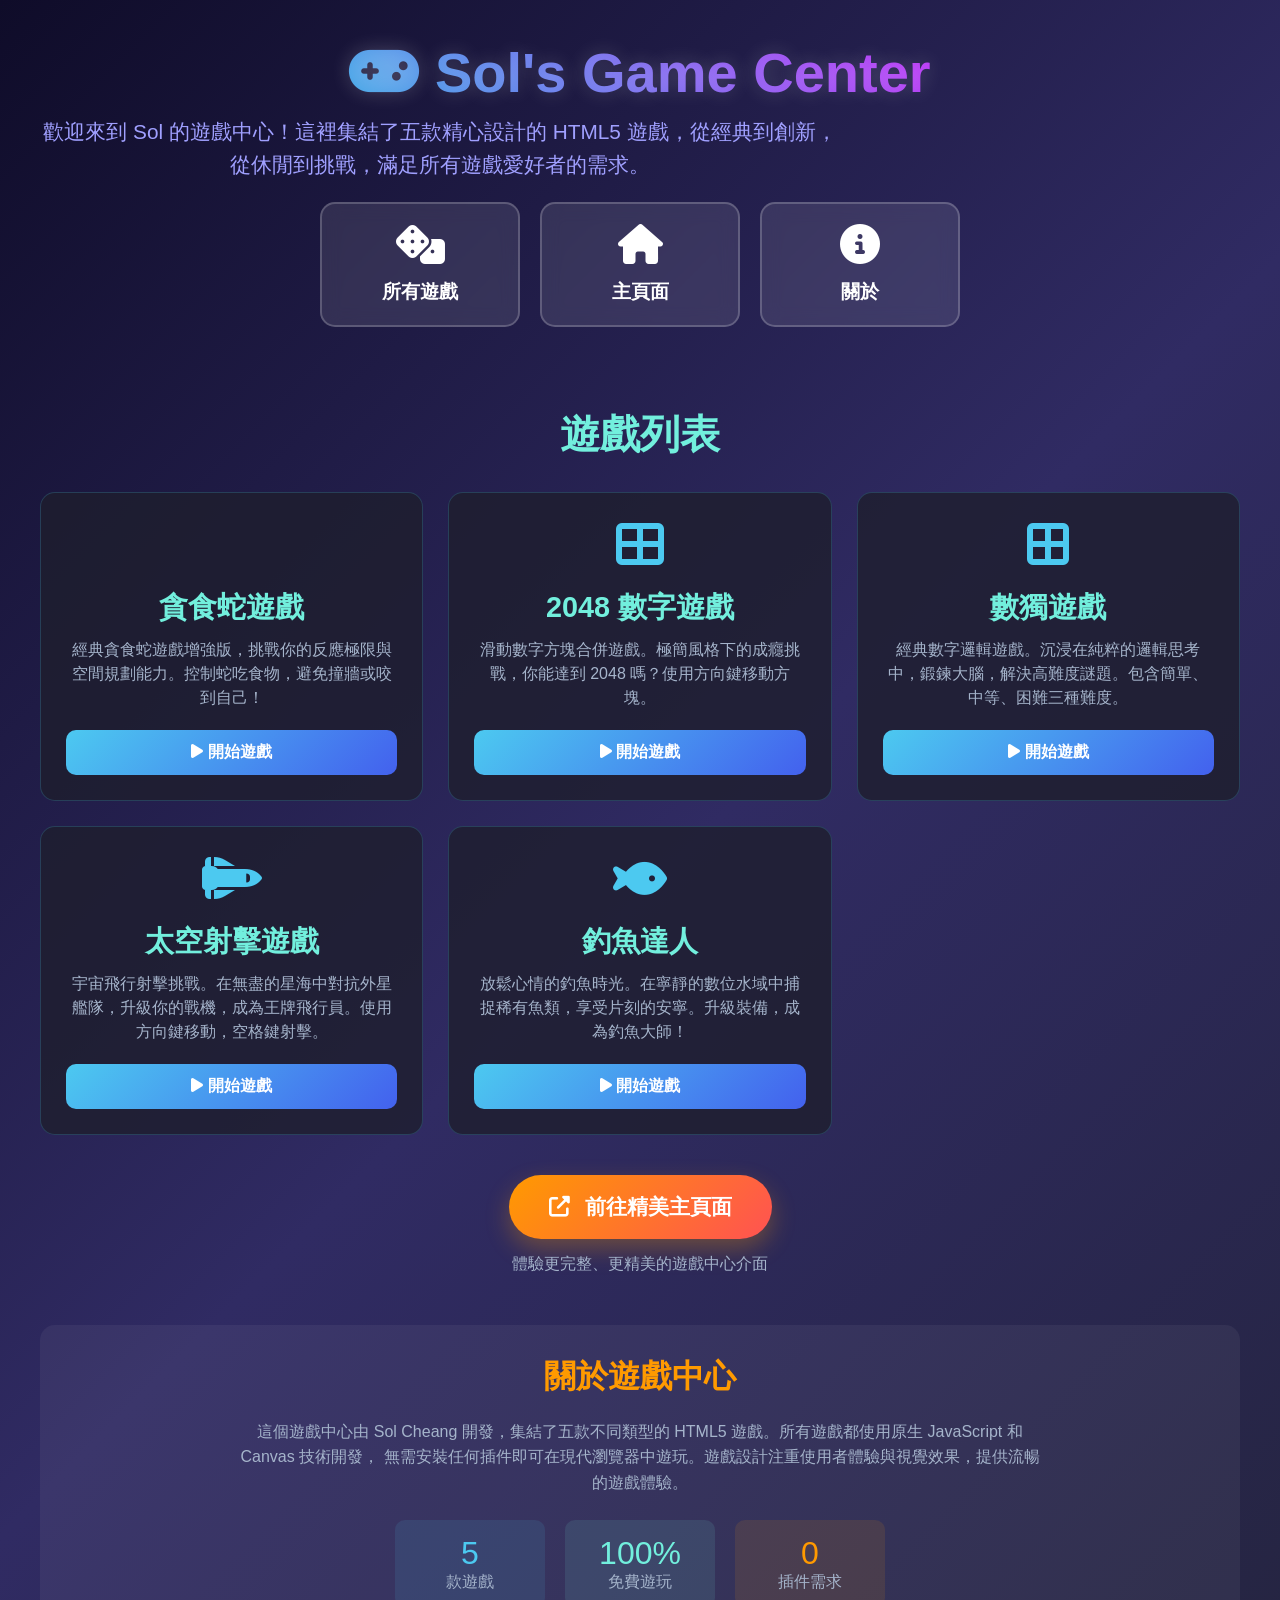
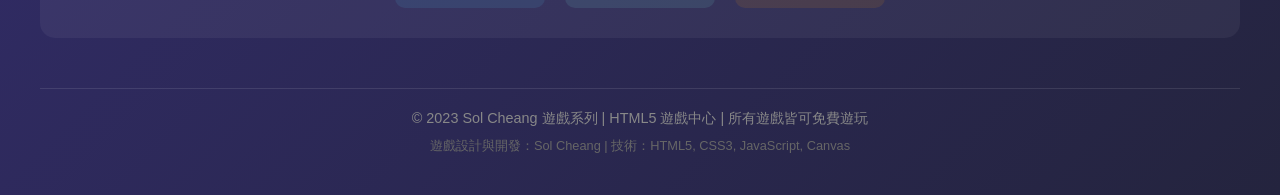
<file: index.html>
<!DOCTYPE html>
<html lang="zh-Hant">
<head>
    <meta charset="UTF-8">
    <meta name="viewport" content="width=device-width, initial-scale=1.0">
    <title>Sol's Game Center - 遊戲中心</title>
    <link rel="stylesheet" href="https://cdnjs.cloudflare.com/ajax/libs/font-awesome/6.4.0/css/all.min.css">
    <style>
        * {
            margin: 0;
            padding: 0;
            box-sizing: border-box;
            font-family: 'Segoe UI', Tahoma, Geneva, Verdana, sans-serif;
        }
        
        body {
            background: linear-gradient(135deg, #0f0c29, #302b63, #24243e);
            color: #f0f0f0;
            min-height: 100vh;
            display: flex;
            flex-direction: column;
            align-items: center;
            padding: 40px 20px;
        }
        
        .container {
            max-width: 1200px;
            width: 100%;
            display: flex;
            flex-direction: column;
            align-items: center;
        }
        
        header {
            text-align: center;
            margin-bottom: 40px;
            width: 100%;
        }
        
        h1 {
            font-size: 3.5rem;
            margin-bottom: 10px;
            background: linear-gradient(45deg, #00dbde, #fc00ff);
            -webkit-background-clip: text;
            background-clip: text;
            color: transparent;
            text-shadow: 0 0 20px rgba(255, 255, 255, 0.2);
        }
        
        .subtitle {
            font-size: 1.3rem;
            color: #a0a0ff;
            margin-bottom: 20px;
            max-width: 800px;
            line-height: 1.6;
        }
        
        .nav-buttons {
            display: flex;
            flex-wrap: wrap;
            justify-content: center;
            gap: 20px;
            margin-bottom: 40px;
            width: 100%;
        }
        
        .nav-btn {
            background: rgba(255, 255, 255, 0.1);
            border: 2px solid rgba(255, 255, 255, 0.2);
            border-radius: 15px;
            padding: 20px 30px;
            color: white;
            font-size: 1.2rem;
            font-weight: 600;
            cursor: pointer;
            transition: all 0.3s ease;
            display: flex;
            flex-direction: column;
            align-items: center;
            justify-content: center;
            min-width: 200px;
            text-align: center;
            backdrop-filter: blur(10px);
            text-decoration: none;
        }
        
        .nav-btn:hover {
            background: rgba(255, 255, 255, 0.2);
            transform: translateY(-5px);
            box-shadow: 0 10px 25px rgba(0, 0, 0, 0.3);
            border-color: rgba(0, 219, 222, 0.5);
        }
        
        .nav-btn i {
            font-size: 2.5rem;
            margin-bottom: 15px;
        }
        
        .game-grid {
            display: grid;
            grid-template-columns: repeat(auto-fill, minmax(300px, 1fr));
            gap: 25px;
            width: 100%;
            margin-top: 30px;
        }
        
        .game-card {
            background: rgba(30, 30, 46, 0.8);
            border-radius: 15px;
            padding: 25px;
            border: 1px solid rgba(76, 201, 240, 0.2);
            transition: all 0.3s ease;
            display: flex;
            flex-direction: column;
            align-items: center;
            text-align: center;
        }
        
        .game-card:hover {
            transform: translateY(-8px);
            box-shadow: 0 15px 30px rgba(0, 0, 0, 0.4);
            border-color: rgba(76, 201, 240, 0.5);
        }
        
        .game-icon {
            font-size: 3rem;
            margin-bottom: 15px;
            color: #4cc9f0;
        }
        
        .game-title {
            font-size: 1.8rem;
            margin-bottom: 10px;
            color: #72efdd;
        }
        
        .game-desc {
            color: #a5b4cb;
            margin-bottom: 20px;
            line-height: 1.5;
        }
        
        .play-btn {
            background: linear-gradient(135deg, #4cc9f0, #4361ee);
            border: none;
            border-radius: 10px;
            color: white;
            padding: 12px 25px;
            font-size: 1rem;
            font-weight: 600;
            cursor: pointer;
            transition: all 0.3s ease;
            width: 100%;
            margin-top: auto;
            text-decoration: none;
            display: block;
        }
        
        .play-btn:hover {
            background: linear-gradient(135deg, #3db8e0, #3550d9);
            transform: scale(1.05);
        }
        
        .main-page-link {
            margin-top: 40px;
            text-align: center;
        }
        
        .main-btn {
            background: linear-gradient(135deg, #ff9a00, #ff5252);
            border: none;
            border-radius: 50px;
            color: white;
            padding: 18px 40px;
            font-size: 1.3rem;
            font-weight: 700;
            cursor: pointer;
            transition: all 0.3s ease;
            display: flex;
            align-items: center;
            gap: 15px;
            box-shadow: 0 10px 25px rgba(255, 154, 0, 0.3);
            text-decoration: none;
        }
        
        .main-btn:hover {
            transform: translateY(-5px);
            box-shadow: 0 15px 35px rgba(255, 154, 0, 0.4);
        }
        
        footer {
            margin-top: 50px;
            text-align: center;
            color: #888;
            font-size: 0.9rem;
            width: 100%;
            padding-top: 20px;
            border-top: 1px solid rgba(255, 255, 255, 0.1);
        }
        
        @media (max-width: 768px) {
            h1 {
                font-size: 2.5rem;
            }
            
            .subtitle {
                font-size: 1.1rem;
            }
            
            .nav-btn {
                min-width: 150px;
                padding: 15px 20px;
            }
            
            .game-grid {
                grid-template-columns: 1fr;
            }
        }
    </style>
</head>
<body>
    <div class="container">
        <header>
            <h1><i class="fas fa-gamepad"></i> Sol's Game Center</h1>
            <p class="subtitle">歡迎來到 Sol 的遊戲中心！這裡集結了五款精心設計的 HTML5 遊戲，從經典到創新，從休閒到挑戰，滿足所有遊戲愛好者的需求。</p>
            
            <div class="nav-buttons">
                <a href="#games" class="nav-btn">
                    <i class="fas fa-dice"></i>
                    <span>所有遊戲</span>
                </a>
                <a href="stitch/stitch/game_center_home/code.html" class="nav-btn">
                    <i class="fas fa-home"></i>
                    <span>主頁面</span>
                </a>
                <a href="#about" class="nav-btn">
                    <i class="fas fa-info-circle"></i>
                    <span>關於</span>
                </a>
            </div>
        </header>
        
        <section id="games" style="width: 100%;">
            <h2 style="text-align: center; font-size: 2.5rem; margin-bottom: 30px; color: #72efdd;">遊戲列表</h2>
            
            <div class="game-grid">
                <!-- Game 1: Snake -->
                <div class="game-card">
                    <div class="game-icon">
                        <i class="fas fa-snake"></i>
                    </div>
                    <h3 class="game-title">貪食蛇遊戲</h3>
                    <p class="game-desc">經典貪食蛇遊戲增強版，挑戰你的反應極限與空間規劃能力。控制蛇吃食物，避免撞牆或咬到自己！</p>
                    <a href="game1.html" class="play-btn">
                        <i class="fas fa-play"></i> 開始遊戲
                    </a>
                </div>
                
                <!-- Game 2: 2048 -->
                <div class="game-card">
                    <div class="game-icon">
                        <i class="fas fa-th-large"></i>
                    </div>
                    <h3 class="game-title">2048 數字遊戲</h3>
                    <p class="game-desc">滑動數字方塊合併遊戲。極簡風格下的成癮挑戰，你能達到 2048 嗎？使用方向鍵移動方塊。</p>
                    <a href="game2.html" class="play-btn">
                        <i class="fas fa-play"></i> 開始遊戲
                    </a>
                </div>
                
                <!-- Game 3: Sudoku -->
                <div class="game-card">
                    <div class="game-icon">
                        <i class="fas fa-border-all"></i>
                    </div>
                    <h3 class="game-title">數獨遊戲</h3>
                    <p class="game-desc">經典數字邏輯遊戲。沉浸在純粹的邏輯思考中，鍛鍊大腦，解決高難度謎題。包含簡單、中等、困難三種難度。</p>
                    <a href="game3.html" class="play-btn">
                        <i class="fas fa-play"></i> 開始遊戲
                    </a>
                </div>
                
                <!-- Game 4: Space Shooter -->
                <div class="game-card">
                    <div class="game-icon">
                        <i class="fas fa-space-shuttle"></i>
                    </div>
                    <h3 class="game-title">太空射擊遊戲</h3>
                    <p class="game-desc">宇宙飛行射擊挑戰。在無盡的星海中對抗外星艦隊，升級你的戰機，成為王牌飛行員。使用方向鍵移動，空格鍵射擊。</p>
                    <a href="game4.html" class="play-btn">
                        <i class="fas fa-play"></i> 開始遊戲
                    </a>
                </div>
                
                <!-- Game 5: Fishing Game -->
                <div class="game-card">
                    <div class="game-icon">
                        <i class="fas fa-fish"></i>
                    </div>
                    <h3 class="game-title">釣魚達人</h3>
                    <p class="game-desc">放鬆心情的釣魚時光。在寧靜的數位水域中捕捉稀有魚類，享受片刻的安寧。升級裝備，成為釣魚大師！</p>
                    <a href="game5.html" class="play-btn">
                        <i class="fas fa-play"></i> 開始遊戲
                    </a>
                </div>
            </div>
        </section>
        
        <div class="main-page-link">
            <a href="stitch/stitch/game_center_home/code.html" class="main-btn">
                <i class="fas fa-external-link-alt"></i>
                前往精美主頁面
            </a>
            <p style="margin-top: 15px; color: #a5b4cb;">體驗更完整、更精美的遊戲中心介面</p>
        </div>
        
        <section id="about" style="width: 100%; margin-top: 50px; background: rgba(255, 255, 255, 0.05); padding: 30px; border-radius: 15px;">
            <h2 style="text-align: center; font-size: 2rem; margin-bottom: 20px; color: #ff9a00;">關於遊戲中心</h2>
            <p style="text-align: center; color: #a5b4cb; line-height: 1.6; max-width: 800px; margin: 0 auto;">
                這個遊戲中心由 Sol Cheang 開發，集結了五款不同類型的 HTML5 遊戲。所有遊戲都使用原生 JavaScript 和 Canvas 技術開發，
                無需安裝任何插件即可在現代瀏覽器中遊玩。遊戲設計注重使用者體驗與視覺效果，提供流暢的遊戲體驗。
            </p>
            <div style="display: flex; justify-content: center; gap: 20px; margin-top: 25px; flex-wrap: wrap;">
                <div style="background: rgba(76, 201, 240, 0.1); padding: 15px; border-radius: 10px; text-align: center; min-width: 150px;">
                    <div style="font-size: 2rem; color: #4cc9f0;">5</div>
                    <div style="color: #a5b4cb;">款遊戲</div>
                </div>
                <div style="background: rgba(114, 239, 221, 0.1); padding: 15px; border-radius: 10px; text-align: center; min-width: 150px;">
                    <div style="font-size: 2rem; color: #72efdd;">100%</div>
                    <div style="color: #a5b4cb;">免費遊玩</div>
                </div>
                <div style="background: rgba(255, 154, 0, 0.1); padding: 15px; border-radius: 10px; text-align: center; min-width: 150px;">
                    <div style="font-size: 2rem; color: #ff9a00;">0</div>
                    <div style="color: #a5b4cb;">插件需求</div>
                </div>
            </div>
        </section>
        
        <footer>
            <p>© 2023 Sol Cheang 遊戲系列 | HTML5 遊戲中心 | 所有遊戲皆可免費遊玩</p>
            <p style="margin-top: 10px; font-size: 0.8rem; color: #666;">遊戲設計與開發：Sol Cheang | 技術：HTML5, CSS3, JavaScript, Canvas</p>
        </footer>
    </div>
    
    <script>
        // 簡單的動畫效果
        document.addEventListener('DOMContentLoaded', function() {
            const gameCards = document.querySelectorAll('.game-card');
            gameCards.forEach((card, index) => {
                card.style.opacity = '0';
                card.style.transform = 'translateY(20px)';
                
                setTimeout(() => {
                    card.style.transition = 'opacity 0.5s ease, transform 0.5s ease';
                    card.style.opacity = '1';
                    card.style.transform = 'translateY(0)';
                }, 100 * index);
            });
            
            // 平滑滾動
            document.querySelectorAll('a[href^="#"]').forEach(anchor => {
                anchor.addEventListener('click', function(e) {
                    const targetId = this.getAttribute('href');
                    if (targetId === '#') return;
                    
                    const targetElement = document.querySelector(targetId);
                    if (targetElement) {
                        e.preventDefault();
                        window.scrollTo({
                            top: targetElement.offsetTop - 80,
                            behavior: 'smooth'
                        });
                    }
                });
            });
        });
    </script>
</body>
</html>
</file>
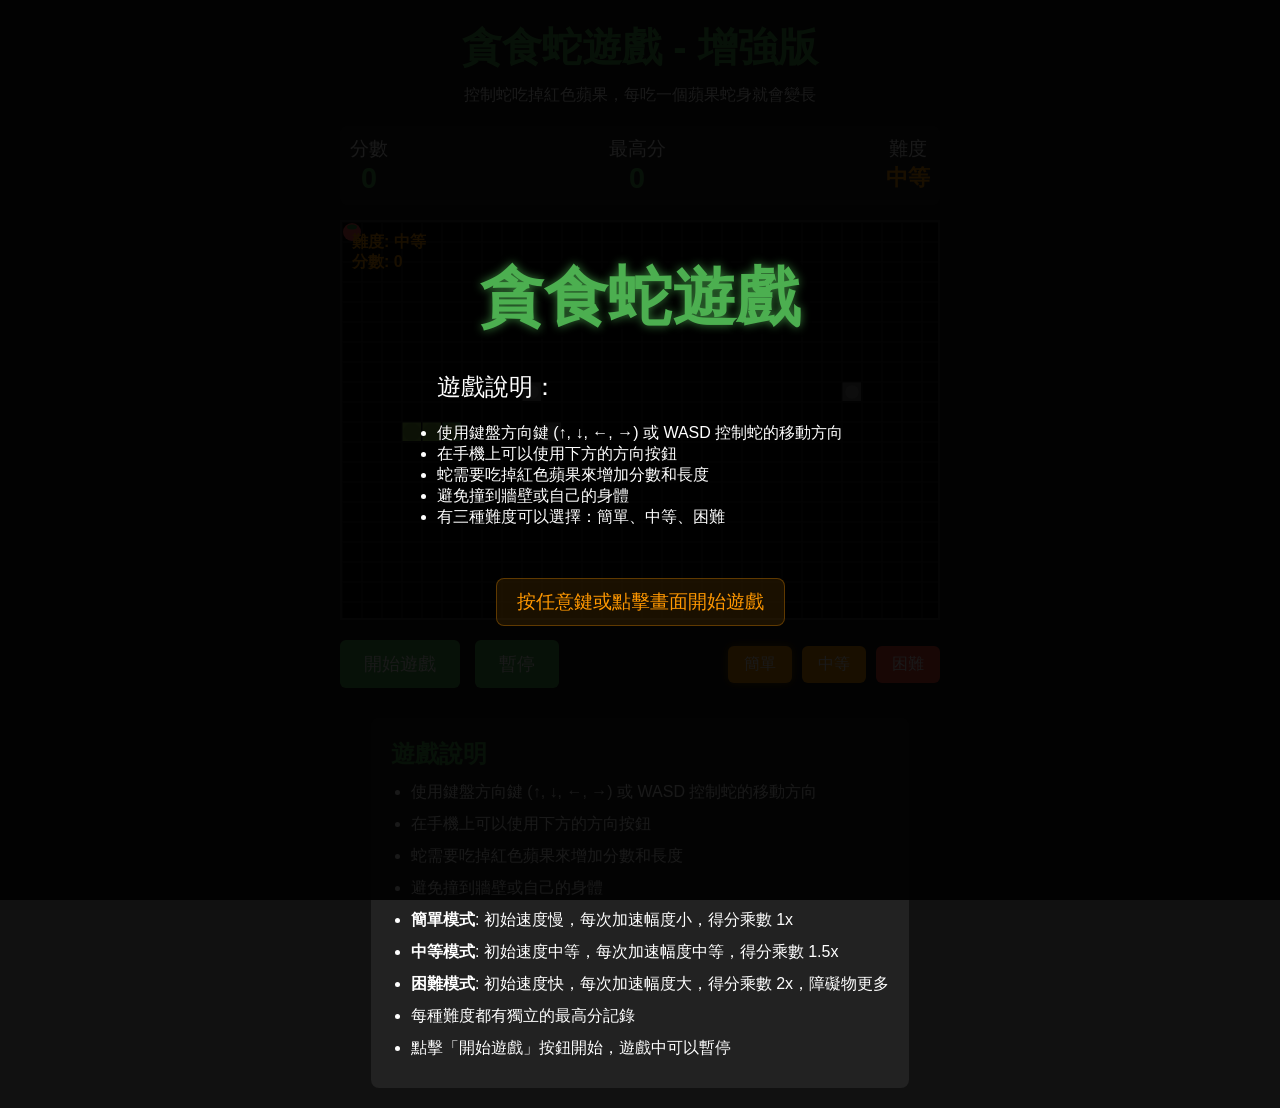
<file: games/snake/index.html>
<!DOCTYPE html>
<html lang="zh-TW">
<head>
    <meta charset="UTF-8">
    <meta name="viewport" content="width=device-width, initial-scale=1.0">
    <title>貪食蛇遊戲 - 增強版</title>
    <link rel="stylesheet" href="style.css">
</head>
<body>
    <div class="header">
        <h1>貪食蛇遊戲 - 增強版</h1>
        <p>控制蛇吃掉紅色蘋果，每吃一個蘋果蛇身就會變長</p>
    </div>
    
    <div class="game-container">
        <!-- 開始畫面 -->
        <div class="start-screen" id="start-screen" role="dialog" aria-labelledby="game-title" aria-describedby="start-hint">
            <h2 id="game-title">貪食蛇遊戲</h2>
            <div class="instructions-list">
                <p>遊戲說明：</p>
                <ul>
                    <li>使用鍵盤方向鍵 (↑, ↓, ←, →) 或 WASD 控制蛇的移動方向</li>
                    <li>在手機上可以使用下方的方向按鈕</li>
                    <li>蛇需要吃掉紅色蘋果來增加分數和長度</li>
                    <li>避免撞到牆壁或自己的身體</li>
                    <li>有三種難度可以選擇：簡單、中等、困難</li>
                </ul>
            </div>
            <p class="key-hint" id="start-hint">按任意鍵或點擊畫面開始遊戲</p>
        </div>
        
        <div class="game-info" role="status" aria-live="polite">
            <div class="score-container" aria-label="當前分數">
                <div>分數</div>
                <div class="score-value" aria-live="polite">0</div>
            </div>
            <div class="high-score-container" aria-label="最高分數">
                <div>最高分</div>
                <div class="high-score-value">0</div>
            </div>
            <div class="difficulty-container" aria-label="當前難度">
                <div>難度</div>
                <div class="difficulty-value">中等</div>
            </div>
        </div>
        
        <div class="game-board">
            <canvas id="game-canvas" width="600" height="400" aria-label="貪食蛇遊戲畫面" role="img">
                <p>您的瀏覽器不支援 Canvas，請使用現代瀏覽器遊玩此遊戲。</p>
            </canvas>
            <div class="game-over" id="game-over" role="alert" aria-live="assertive">
                <h2>Game Over</h2>
                <div class="score-display">
                    <p id="final-score" class="final-score-text">分數: <span class="score-value">0</span></p>
                    <p id="final-high-score" class="final-high-score-text">最高分: <span class="high-score-value">0</span></p>
                </div>
                <div class="new-high-score" id="new-high-score" role="alert">新紀錄!</div>
                <button id="restart-btn" aria-label="再玩一次遊戲">再玩一次</button>
            </div>
        </div>
        
        <div class="controls">
            <div class="buttons">
                <button id="start-btn" aria-label="開始遊戲">開始遊戲</button>
                <button id="pause-btn" aria-label="暫停遊戲">暫停</button>
            </div>
            <div class="difficulty-buttons" role="group" aria-label="選擇遊戲難度">
                <button class="difficulty-btn easy-btn active" data-difficulty="easy" aria-label="簡單難度">簡單</button>
                <button class="difficulty-btn medium-btn" data-difficulty="medium" aria-label="中等難度">中等</button>
                <button class="difficulty-btn hard-btn" data-difficulty="hard" aria-label="困難難度">困難</button>
            </div>
        </div>
        
        <div class="mobile-controls" role="group" aria-label="移動控制">
            <button class="up" aria-label="向上移動">↑</button>
            <button class="left" aria-label="向左移動">←</button>
            <button class="right" aria-label="向右移動">→</button>
            <button class="down" aria-label="向下移動">↓</button>
        </div>
    </div>
    
    <div class="instructions">
        <h2>遊戲說明</h2>
        <ul>
            <li>使用鍵盤方向鍵 (↑, ↓, ←, →) 或 WASD 控制蛇的移動方向</li>
            <li>在手機上可以使用下方的方向按鈕</li>
            <li>蛇需要吃掉紅色蘋果來增加分數和長度</li>
            <li>避免撞到牆壁或自己的身體</li>
            <li><strong>簡單模式</strong>: 初始速度慢，每次加速幅度小，得分乘數 1x</li>
            <li><strong>中等模式</strong>: 初始速度中等，每次加速幅度中等，得分乘數 1.5x</li>
            <li><strong>困難模式</strong>: 初始速度快，每次加速幅度大，得分乘數 2x，障礙物更多</li>
            <li>每種難度都有獨立的最高分記錄</li>
            <li>點擊「開始遊戲」按鈕開始，遊戲中可以暫停</li>
        </ul>
    </div>

    <script src="game.js"></script>
</body>
</html>
</file>
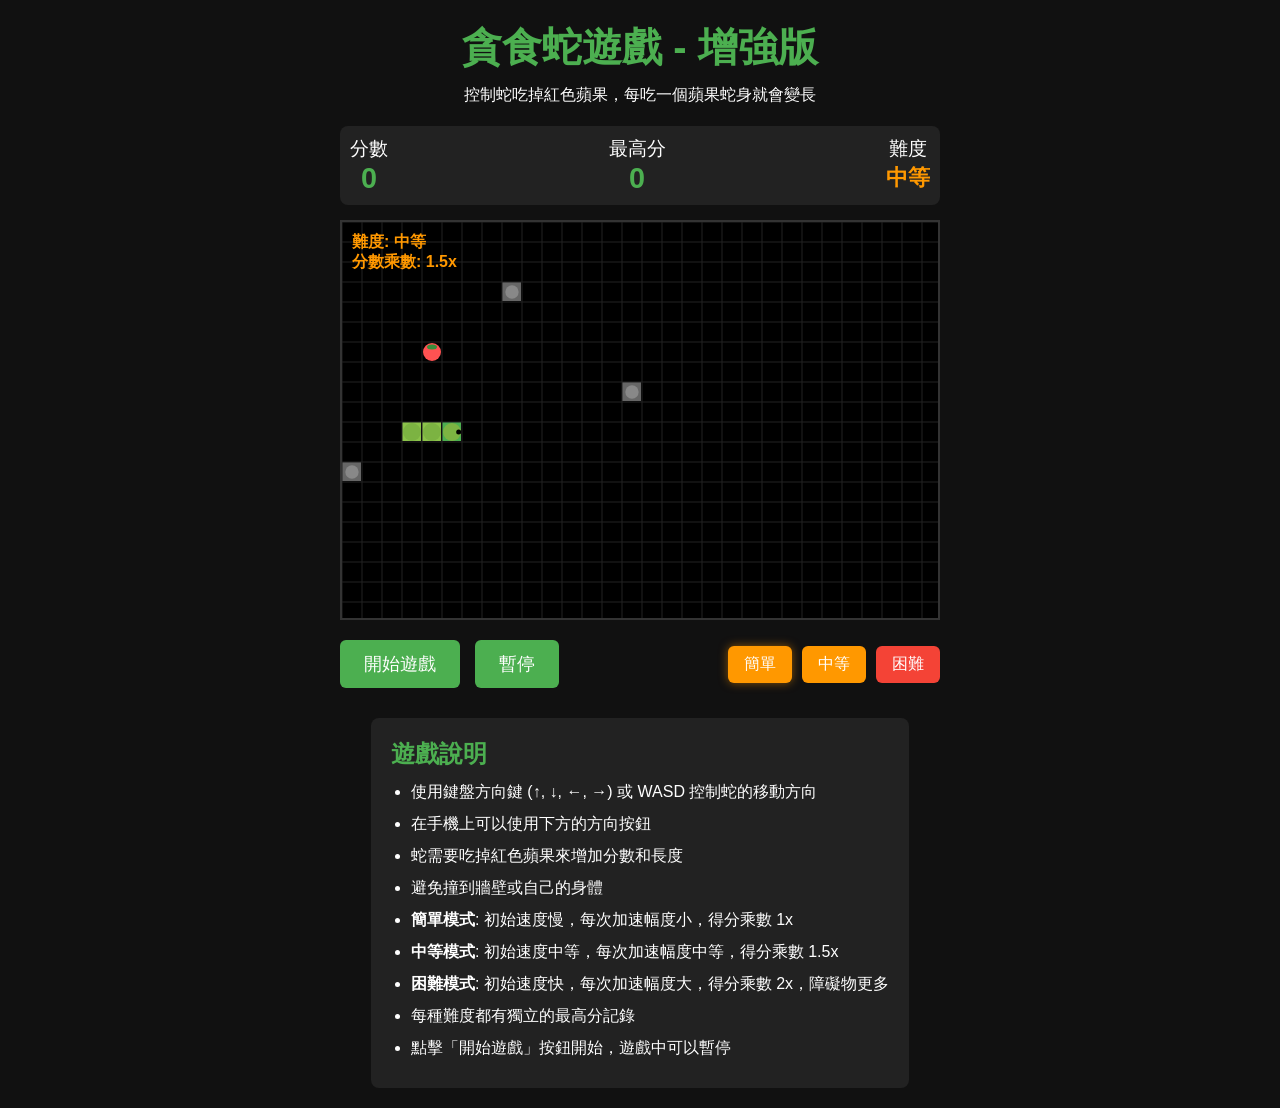
<file: game1.html>
<!DOCTYPE html>
<html lang="zh-TW">
<head>
    <meta charset="UTF-8">
    <meta name="viewport" content="width=device-width, initial-scale=1.0">
    <title>貪食蛇遊戲 - 增強版</title>
    <style>
        * {
            margin: 0;
            padding: 0;
            box-sizing: border-box;
        }
        
        body {
            display: flex;
            flex-direction: column;
            align-items: center;
            justify-content: center;
            min-height: 100vh;
            background-color: #111;
            color: #fff;
            font-family: 'Arial', sans-serif;
            padding: 20px;
        }
        
        .header {
            text-align: center;
            margin-bottom: 20px;
        }
        
        h1 {
            color: #4CAF50;
            margin-bottom: 10px;
            font-size: 2.5rem;
        }
        
        .game-container {
            display: flex;
            flex-direction: column;
            align-items: center;
        }
        
        .game-info {
            display: flex;
            justify-content: space-between;
            width: 600px;
            margin-bottom: 15px;
            padding: 10px;
            background-color: #222;
            border-radius: 8px;
            font-size: 1.2rem;
        }
        
        .score-container, .high-score-container, .difficulty-container {
            display: flex;
            flex-direction: column;
            align-items: center;
        }
        
        .score-value, .high-score-value {
            font-size: 1.8rem;
            font-weight: bold;
            color: #4CAF50;
        }
        
        .difficulty-value {
            font-size: 1.4rem;
            font-weight: bold;
            color: #FF9800;
        }
        
        .game-board {
            width: 600px;
            height: 400px;
            background-color: #000;
            border: 2px solid #333;
            position: relative;
            overflow: hidden;
        }
        
        #game-canvas {
            display: block;
        }
        
        .controls {
            margin-top: 20px;
            width: 600px;
            display: flex;
            justify-content: space-between;
            align-items: center;
        }
        
        .buttons {
            display: flex;
            gap: 15px;
        }
        
        button {
            padding: 12px 24px;
            font-size: 1.1rem;
            background-color: #4CAF50;
            color: white;
            border: none;
            border-radius: 6px;
            cursor: pointer;
            transition: background-color 0.3s;
        }
        
        button:hover {
            background-color: #45a049;
        }
        
        button:active {
            transform: translateY(2px);
        }
        
        .difficulty-buttons {
            display: flex;
            gap: 10px;
            margin-left: 20px;
        }
        
        .difficulty-btn {
            padding: 8px 16px;
            font-size: 1rem;
        }
        
        .difficulty-btn.active {
            background-color: #FF9800;
            box-shadow: 0 0 10px rgba(255, 152, 0, 0.5);
        }
        
        .easy-btn {
            background-color: #2196F3;
        }
        
        .medium-btn {
            background-color: #FF9800;
        }
        
        .hard-btn {
            background-color: #F44336;
        }
        
        .instructions {
            background-color: #222;
            padding: 20px;
            border-radius: 8px;
            margin-top: 30px;
            max-width: 600px;
        }
        
        .instructions h2 {
            color: #4CAF50;
            margin-bottom: 10px;
        }
        
        .instructions ul {
            padding-left: 20px;
        }
        
        .instructions li {
            margin-bottom: 8px;
            line-height: 1.5;
        }
        
        .game-over {
            position: absolute;
            top: 0;
            left: 0;
            width: 100%;
            height: 100%;
            background-color: rgba(0, 0, 0, 0.8);
            display: flex;
            flex-direction: column;
            align-items: center;
            justify-content: center;
            z-index: 10;
            display: none;
        }
        
        .game-over h2 {
            font-size: 3rem;
            color: #ff3333;
            margin-bottom: 20px;
        }
        
        .game-over p {
            font-size: 1.5rem;
            margin-bottom: 10px;
        }
        
        .game-over .new-high-score {
            color: #FFD700;
            font-size: 1.8rem;
            font-weight: bold;
            margin-bottom: 20px;
            display: none;
        }
        
        .mobile-controls {
            display: none;
            margin-top: 20px;
            grid-template-columns: repeat(3, 1fr);
            grid-template-rows: repeat(3, 1fr);
            gap: 10px;
            width: 200px;
            height: 200px;
        }
        
        .mobile-controls button {
            width: 100%;
            height: 100%;
            padding: 0;
            font-size: 1.5rem;
        }
        
        .mobile-controls .up {
            grid-column: 2;
            grid-row: 1;
        }
        
        .mobile-controls .left {
            grid-column: 1;
            grid-row: 2;
        }
        
        .mobile-controls .right {
            grid-column: 3;
            grid-row: 2;
        }
        
        .mobile-controls .down {
            grid-column: 2;
            grid-row: 3;
        }
        
        @media (max-width: 650px) {
            .game-board, .game-info, .controls {
                width: 95vw;
                max-width: 500px;
            }
            
            .game-board {
                height: 70vw;
                max-height: 350px;
            }
            
            .game-info {
                flex-direction: column;
                gap: 15px;
            }
            
            .controls {
                flex-direction: column;
                gap: 15px;
            }
            
            .difficulty-buttons {
                margin-left: 0;
            }
            
            .mobile-controls {
                display: grid;
            }
        }
        
        @media (max-width: 500px) {
            h1 {
                font-size: 2rem;
            }
            
            .game-info {
                font-size: 1rem;
            }
            
            .score-value, .high-score-value {
                font-size: 1.5rem;
            }
            
            button {
                padding: 10px 18px;
                font-size: 1rem;
            }
        }
    </style>
</head>
<body>
    <div class="header">
        <h1>貪食蛇遊戲 - 增強版</h1>
        <p>控制蛇吃掉紅色蘋果，每吃一個蘋果蛇身就會變長</p>
    </div>
    
    <div class="game-container">
        <div class="game-info">
            <div class="score-container">
                <div>分數</div>
                <div class="score-value">0</div>
            </div>
            <div class="high-score-container">
                <div>最高分</div>
                <div class="high-score-value">0</div>
            </div>
            <div class="difficulty-container">
                <div>難度</div>
                <div class="difficulty-value">中等</div>
            </div>
        </div>
        
        <div class="game-board">
            <canvas id="game-canvas" width="600" height="400"></canvas>
            <div class="game-over" id="game-over">
                <h2>遊戲結束!</h2>
                <p id="final-score">分數: 0</p>
                <p id="final-high-score">最高分: 0</p>
                <div class="new-high-score" id="new-high-score">新紀錄!</div>
                <button id="restart-btn">重新開始</button>
            </div>
        </div>
        
        <div class="controls">
            <div class="buttons">
                <button id="start-btn">開始遊戲</button>
                <button id="pause-btn">暫停</button>
            </div>
            <div class="difficulty-buttons">
                <button class="difficulty-btn easy-btn active" data-difficulty="easy">簡單</button>
                <button class="difficulty-btn medium-btn" data-difficulty="medium">中等</button>
                <button class="difficulty-btn hard-btn" data-difficulty="hard">困難</button>
            </div>
        </div>
        
        <div class="mobile-controls">
            <button class="up">↑</button>
            <button class="left">←</button>
            <button class="right">→</button>
            <button class="down">↓</button>
        </div>
    </div>
    
    <div class="instructions">
        <h2>遊戲說明</h2>
        <ul>
            <li>使用鍵盤方向鍵 (↑, ↓, ←, →) 或 WASD 控制蛇的移動方向</li>
            <li>在手機上可以使用下方的方向按鈕</li>
            <li>蛇需要吃掉紅色蘋果來增加分數和長度</li>
            <li>避免撞到牆壁或自己的身體</li>
            <li><strong>簡單模式</strong>: 初始速度慢，每次加速幅度小，得分乘數 1x</li>
            <li><strong>中等模式</strong>: 初始速度中等，每次加速幅度中等，得分乘數 1.5x</li>
            <li><strong>困難模式</strong>: 初始速度快，每次加速幅度大，得分乘數 2x，障礙物更多</li>
            <li>每種難度都有獨立的最高分記錄</li>
            <li>點擊「開始遊戲」按鈕開始，遊戲中可以暫停</li>
        </ul>
    </div>

    <script>
        // 遊戲變數
        const canvas = document.getElementById('game-canvas');
        const ctx = canvas.getContext('2d');
        const scoreElement = document.querySelector('.score-value');
        const highScoreElement = document.querySelector('.high-score-value');
        const difficultyElement = document.querySelector('.difficulty-value');
        const startBtn = document.getElementById('start-btn');
        const pauseBtn = document.getElementById('pause-btn');
        const restartBtn = document.getElementById('restart-btn');
        const gameOverScreen = document.getElementById('game-over');
        const finalScoreElement = document.getElementById('final-score');
        const finalHighScoreElement = document.getElementById('final-high-score');
        const newHighScoreElement = document.getElementById('new-high-score');
        
        // 難度按鈕
        const difficultyButtons = document.querySelectorAll('.difficulty-btn');
        
        // 移動控制按鈕
        const upBtn = document.querySelector('.mobile-controls .up');
        const downBtn = document.querySelector('.mobile-controls .down');
        const leftBtn = document.querySelector('.mobile-controls .left');
        const rightBtn = document.querySelector('.mobile-controls .right');
        
        // 遊戲設定
        const gridSize = 20;
        const gridWidth = canvas.width / gridSize;
        const gridHeight = canvas.height / gridSize;
        
        // 難度設定
        const difficultySettings = {
            easy: {
                name: "簡單",
                initialSpeed: 200,
                speedIncrease: 3,
                scoreMultiplier: 1,
                color: "#2196F3",
                wallCollision: true,
                obstacles: 0
            },
            medium: {
                name: "中等",
                initialSpeed: 150,
                speedIncrease: 5,
                scoreMultiplier: 1.5,
                color: "#FF9800",
                wallCollision: true,
                obstacles: 3
            },
            hard: {
                name: "困難",
                initialSpeed: 100,
                speedIncrease: 8,
                scoreMultiplier: 2.0,
                color: "#F44336",
                wallCollision: true,
                obstacles: 6
            }
        };
        
        let snake = [];
        let apple = {};
        let obstacles = [];
        let direction = 'right';
        let nextDirection = 'right';
        let gameSpeed = 150; // 毫秒
        let gameInterval;
        let score = 0;
        let currentDifficulty = 'medium';
        let highScores = {
            easy: localStorage.getItem('snakeHighScoreEasy') || 0,
            medium: localStorage.getItem('snakeHighScoreMedium') || 0,
            hard: localStorage.getItem('snakeHighScoreHard') || 0
        };
        let gameRunning = false;
        let gamePaused = false;
        
        // 初始化遊戲
        function initGame() {
            // 初始化蛇
            snake = [
                {x: 5, y: 10},
                {x: 4, y: 10},
                {x: 3, y: 10}
            ];
            
            // 根據難度初始化遊戲速度
            gameSpeed = difficultySettings[currentDifficulty].initialSpeed;
            
            // 初始化蘋果
            generateApple();
            
            // 初始化障礙物（根據難度）
            generateObstacles();
            
            // 重置遊戲狀態
            direction = 'right';
            nextDirection = 'right';
            score = 0;
            scoreElement.textContent = score;
            difficultyElement.textContent = difficultySettings[currentDifficulty].name;
            highScoreElement.textContent = highScores[currentDifficulty];
            
            // 清除遊戲結束畫面
            gameOverScreen.style.display = 'none';
            newHighScoreElement.style.display = 'none';
            
            // 繪製初始遊戲畫面
            drawGame();
        }
        
        // 生成蘋果
        function generateApple() {
            // 隨機生成蘋果位置
            let appleOnSnake;
            let appleOnObstacle;
            
            do {
                appleOnSnake = false;
                appleOnObstacle = false;
                apple = {
                    x: Math.floor(Math.random() * gridWidth),
                    y: Math.floor(Math.random() * gridHeight)
                };
                
                // 檢查蘋果是否在蛇身上
                for (let segment of snake) {
                    if (segment.x === apple.x && segment.y === apple.y) {
                        appleOnSnake = true;
                        break;
                    }
                }
                
                // 檢查蘋果是否在障礙物上
                if (!appleOnSnake) {
                    for (let obstacle of obstacles) {
                        if (obstacle.x === apple.x && obstacle.y === apple.y) {
                            appleOnObstacle = true;
                            break;
                        }
                    }
                }
            } while (appleOnSnake || appleOnObstacle);
        }
        
        // 生成障礙物
        function generateObstacles() {
            obstacles = [];
            const obstacleCount = difficultySettings[currentDifficulty].obstacles;
            
            for (let i = 0; i < obstacleCount; i++) {
                let obstacleOnSnake;
                let obstacleOnApple;
                let obstacleOnOtherObstacle;
                let obstacle;
                
                do {
                    obstacleOnSnake = false;
                    obstacleOnApple = false;
                    obstacleOnOtherObstacle = false;
                    
                    obstacle = {
                        x: Math.floor(Math.random() * gridWidth),
                        y: Math.floor(Math.random() * gridHeight)
                    };
                    
                    // 檢查障礙物是否在蛇身上
                    for (let segment of snake) {
                        if (segment.x === obstacle.x && segment.y === obstacle.y) {
                            obstacleOnSnake = true;
                            break;
                        }
                    }
                    
                    // 檢查障礙物是否在蘋果上
                    if (!obstacleOnSnake && apple.x === obstacle.x && apple.y === obstacle.y) {
                        obstacleOnApple = true;
                    }
                    
                    // 檢查障礙物是否在其他障礙物上
                    if (!obstacleOnSnake && !obstacleOnApple) {
                        for (let otherObstacle of obstacles) {
                            if (otherObstacle.x === obstacle.x && otherObstacle.y === obstacle.y) {
                                obstacleOnOtherObstacle = true;
                                break;
                            }
                        }
                    }
                    
                    // 避免障礙物出現在起始位置附近
                    if (!obstacleOnSnake && !obstacleOnApple && !obstacleOnOtherObstacle) {
                        const startX = 3;
                        const startY = 10;
                        const distance = Math.abs(obstacle.x - startX) + Math.abs(obstacle.y - startY);
                        if (distance < 5) {
                            obstacleOnSnake = true; // 重新生成
                        }
                    }
                } while (obstacleOnSnake || obstacleOnApple || obstacleOnOtherObstacle);
                
                obstacles.push(obstacle);
            }
        }
        
        // 繪製遊戲
        function drawGame() {
            // 清除畫布
            ctx.fillStyle = '#000';
            ctx.fillRect(0, 0, canvas.width, canvas.height);
            
            // 繪製障礙物
            for (let obstacle of obstacles) {
                ctx.fillStyle = '#666';
                ctx.fillRect(obstacle.x * gridSize, obstacle.y * gridSize, gridSize - 1, gridSize - 1);
                
                // 障礙物圖案
                ctx.fillStyle = '#888';
                ctx.beginPath();
                ctx.arc(
                    obstacle.x * gridSize + gridSize/2,
                    obstacle.y * gridSize + gridSize/2,
                    gridSize/3,
                    0,
                    Math.PI * 2
                );
                ctx.fill();
            }
            
            // 繪製蛇
            snake.forEach((segment, index) => {
                // 蛇頭用不同顏色
                if (index === 0) {
                    ctx.fillStyle = '#4CAF50'; // 蛇頭顏色
                } else {
                    ctx.fillStyle = '#8BC34A'; // 蛇身顏色
                }
                
                // 繪製蛇身
                ctx.fillRect(segment.x * gridSize, segment.y * gridSize, gridSize - 1, gridSize - 1);
                
                // 蛇身圓角效果
                ctx.fillStyle = '#7CB342';
                ctx.beginPath();
                ctx.arc(
                    segment.x * gridSize + gridSize/2,
                    segment.y * gridSize + gridSize/2,
                    gridSize/2 - 1,
                    0,
                    Math.PI * 2
                );
                ctx.fill();
                
                // 蛇眼（只畫在蛇頭上）
                if (index === 0) {
                    ctx.fillStyle = '#000';
                    
                    // 根據方向畫眼睛
                    let eyeOffsetX = 0;
                    let eyeOffsetY = 0;
                    
                    if (direction === 'right') {
                        eyeOffsetX = gridSize/3;
                    } else if (direction === 'left') {
                        eyeOffsetX = -gridSize/3;
                    } else if (direction === 'up') {
                        eyeOffsetY = -gridSize/3;
                    } else if (direction === 'down') {
                        eyeOffsetY = gridSize/3;
                    }
                    
                    ctx.beginPath();
                    ctx.arc(
                        segment.x * gridSize + gridSize/2 + eyeOffsetX,
                        segment.y * gridSize + gridSize/2 + eyeOffsetY,
                        gridSize/8,
                        0,
                        Math.PI * 2
                    );
                    ctx.fill();
                }
            });
            
            // 繪製蘋果
            ctx.fillStyle = '#FF5252'; // 蘋果顏色
            ctx.beginPath();
            ctx.arc(
                apple.x * gridSize + gridSize/2,
                apple.y * gridSize + gridSize/2,
                gridSize/2 - 1,
                0,
                Math.PI * 2
            );
            ctx.fill();
            
            // 蘋果葉子
            ctx.fillStyle = '#388E3C';
            ctx.beginPath();
            ctx.ellipse(
                apple.x * gridSize + gridSize/2,
                apple.y * gridSize + gridSize/4,
                gridSize/4,
                gridSize/8,
                0,
                0,
                Math.PI * 2
            );
            ctx.fill();
            
            // 繪製網格
            ctx.strokeStyle = '#222';
            ctx.lineWidth = 1;
            
            // 垂直線
            for (let x = 0; x <= canvas.width; x += gridSize) {
                ctx.beginPath();
                ctx.moveTo(x, 0);
                ctx.lineTo(x, canvas.height);
                ctx.stroke();
            }
            
            // 水平線
            for (let y = 0; y <= canvas.height; y += gridSize) {
                ctx.beginPath();
                ctx.moveTo(0, y);
                ctx.lineTo(canvas.width, y);
                ctx.stroke();
            }
            
            // 繪製難度標示
            ctx.fillStyle = difficultySettings[currentDifficulty].color;
            ctx.font = "bold 16px Arial";
            ctx.fillText(`難度: ${difficultySettings[currentDifficulty].name}`, 10, 25);
            ctx.fillText(`分數乘數: ${difficultySettings[currentDifficulty].scoreMultiplier}x`, 10, 45);
        }
        
        // 更新遊戲狀態
        function updateGame() {
            if (gamePaused) return;
            
            // 更新方向
            direction = nextDirection;
            
            // 計算蛇頭新位置
            const head = {...snake[0]};
            
            switch(direction) {
                case 'up':
                    head.y -= 1;
                    break;
                case 'down':
                    head.y += 1;
                    break;
                case 'left':
                    head.x -= 1;
                    break;
                case 'right':
                    head.x += 1;
                    break;
            }
            
            // 檢查是否撞牆
            if (head.x < 0 || head.x >= gridWidth || head.y < 0 || head.y >= gridHeight) {
                gameOver();
                return;
            }
            
            // 檢查是否撞到自己
            for (let segment of snake) {
                if (head.x === segment.x && head.y === segment.y) {
                    gameOver();
                    return;
                }
            }
            
            // 檢查是否撞到障礙物
            for (let obstacle of obstacles) {
                if (head.x === obstacle.x && head.y === obstacle.y) {
                    gameOver();
                    return;
                }
            }
            
            // 移動蛇
            snake.unshift(head);
            
            // 檢查是否吃到蘋果
            if (head.x === apple.x && head.y === apple.y) {
                // 根據難度計算分數
                const scoreIncrease = Math.floor(10 * difficultySettings[currentDifficulty].scoreMultiplier);
                score += scoreIncrease;
                scoreElement.textContent = score;
                
                // 更新最高分
                if (score > highScores[currentDifficulty]) {
                    highScores[currentDifficulty] = score;
                    highScoreElement.textContent = highScores[currentDifficulty];
                    
                    // 保存到localStorage
                    localStorage.setItem(`snakeHighScore${capitalizeFirstLetter(currentDifficulty)}`, score);
                }
                
                // 根據難度加快遊戲速度
                const speedDecrease = difficultySettings[currentDifficulty].speedIncrease;
                if (gameSpeed > 50) {
                    gameSpeed = Math.max(50, gameSpeed - speedDecrease);
                    clearInterval(gameInterval);
                    gameInterval = setInterval(updateGame, gameSpeed);
                }
                
                // 生成新蘋果
                generateApple();
            } else {
                // 如果沒吃到蘋果，移除蛇尾
                snake.pop();
            }
            
            // 繪製遊戲
            drawGame();
        }
        
        // 遊戲結束
        function gameOver() {
            gameRunning = false;
            clearInterval(gameInterval);
            
            // 檢查是否刷新紀錄
            const newHighScore = score > highScores[currentDifficulty];
            
            // 顯示遊戲結束畫面
            gameOverScreen.style.display = 'flex';
            finalScoreElement.textContent = `分數: ${score}`;
            finalHighScoreElement.textContent = `最高分: ${highScores[currentDifficulty]}`;
            
            // 如果刷新紀錄，顯示提示
            if (newHighScore) {
                newHighScoreElement.style.display = 'block';
            }
            
            // 更新按鈕文字
            startBtn.textContent = '重新開始';
        }
        
        // 開始遊戲
        function startGame() {
            if (!gameRunning) {
                initGame();
                gameRunning = true;
                gamePaused = false;
                startBtn.textContent = '重新開始';
                pauseBtn.textContent = '暫停';
                
                // 開始遊戲循環
                gameInterval = setInterval(updateGame, gameSpeed);
            }
        }
        
        // 暫停/繼續遊戲
        function togglePause() {
            if (!gameRunning) return;
            
            gamePaused = !gamePaused;
            
            if (gamePaused) {
                pauseBtn.textContent = '繼續';
                clearInterval(gameInterval);
            } else {
                pauseBtn.textContent = '暫停';
                gameInterval = setInterval(updateGame, gameSpeed);
            }
        }
        
        // 改變方向
        function changeDirection(newDirection) {
            // 防止直接反向移動
            if (
                (newDirection === 'up' && direction !== 'down') ||
                (newDirection === 'down' && direction !== 'up') ||
                (newDirection === 'left' && direction !== 'right') ||
                (newDirection === 'right' && direction !== 'left')
            ) {
                nextDirection = newDirection;
            }
        }
        
        // 更改難度
        function changeDifficulty(newDifficulty) {
            // 更新當前難度
            currentDifficulty = newDifficulty;
            
            // 更新按鈕樣式
            difficultyButtons.forEach(btn => {
                if (btn.dataset.difficulty === newDifficulty) {
                    btn.classList.add('active');
                } else {
                    btn.classList.remove('active');
                }
            });
            
            // 更新顯示的難度
            difficultyElement.textContent = difficultySettings[currentDifficulty].name;
            
            // 更新顯示的最高分
            highScoreElement.textContent = highScores[currentDifficulty];
            
            // 如果遊戲正在運行，重新初始化遊戲
            if (gameRunning) {
                initGame();
                clearInterval(gameInterval);
                gameInterval = setInterval(updateGame, gameSpeed);
            }
        }
        
        // 輔助函數：首字母大寫
        function capitalizeFirstLetter(string) {
            return string.charAt(0).toUpperCase() + string.slice(1);
        }
        
        // 鍵盤控制
        document.addEventListener('keydown', (event) => {
            switch(event.key) {
                case 'ArrowUp':
                case 'w':
                case 'W':
                    changeDirection('up');
                    break;
                case 'ArrowDown':
                case 's':
                case 'S':
                    changeDirection('down');
                    break;
                case 'ArrowLeft':
                case 'a':
                case 'A':
                    changeDirection('left');
                    break;
                case 'ArrowRight':
                case 'd':
                case 'D':
                    changeDirection('right');
                    break;
                case ' ':
                    // 空格鍵暫停
                    if (gameRunning) {
                        togglePause();
                    } else {
                        startGame();
                    }
                    break;
            }
        });
        
        // 按鈕事件監聽
        startBtn.addEventListener('click', startGame);
        pauseBtn.addEventListener('click', togglePause);
        restartBtn.addEventListener('click', startGame);
        
        // 難度按鈕事件監聽
        difficultyButtons.forEach(btn => {
            btn.addEventListener('click', () => {
                changeDifficulty(btn.dataset.difficulty);
            });
        });
        
        // 移動控制按鈕事件
        upBtn.addEventListener('click', () => changeDirection('up'));
        downBtn.addEventListener('click', () => changeDirection('down'));
        leftBtn.addEventListener('click', () => changeDirection('left'));
        rightBtn.addEventListener('click', () => changeDirection('right'));
        
        // 觸摸控制 (防止手機滑動)
        upBtn.addEventListener('touchstart', (e) => {
            e.preventDefault();
            changeDirection('up');
        });
        
        downBtn.addEventListener('touchstart', (e) => {
            e.preventDefault();
            changeDirection('down');
        });
        
        leftBtn.addEventListener('touchstart', (e) => {
            e.preventDefault();
            changeDirection('left');
        });
        
        rightBtn.addEventListener('touchstart', (e) => {
            e.preventDefault();
            changeDirection('right');
        });
        
        // 初始化遊戲
        initGame();
        highScoreElement.textContent = highScores[currentDifficulty];
    </script>
</body>
</html>
</file>
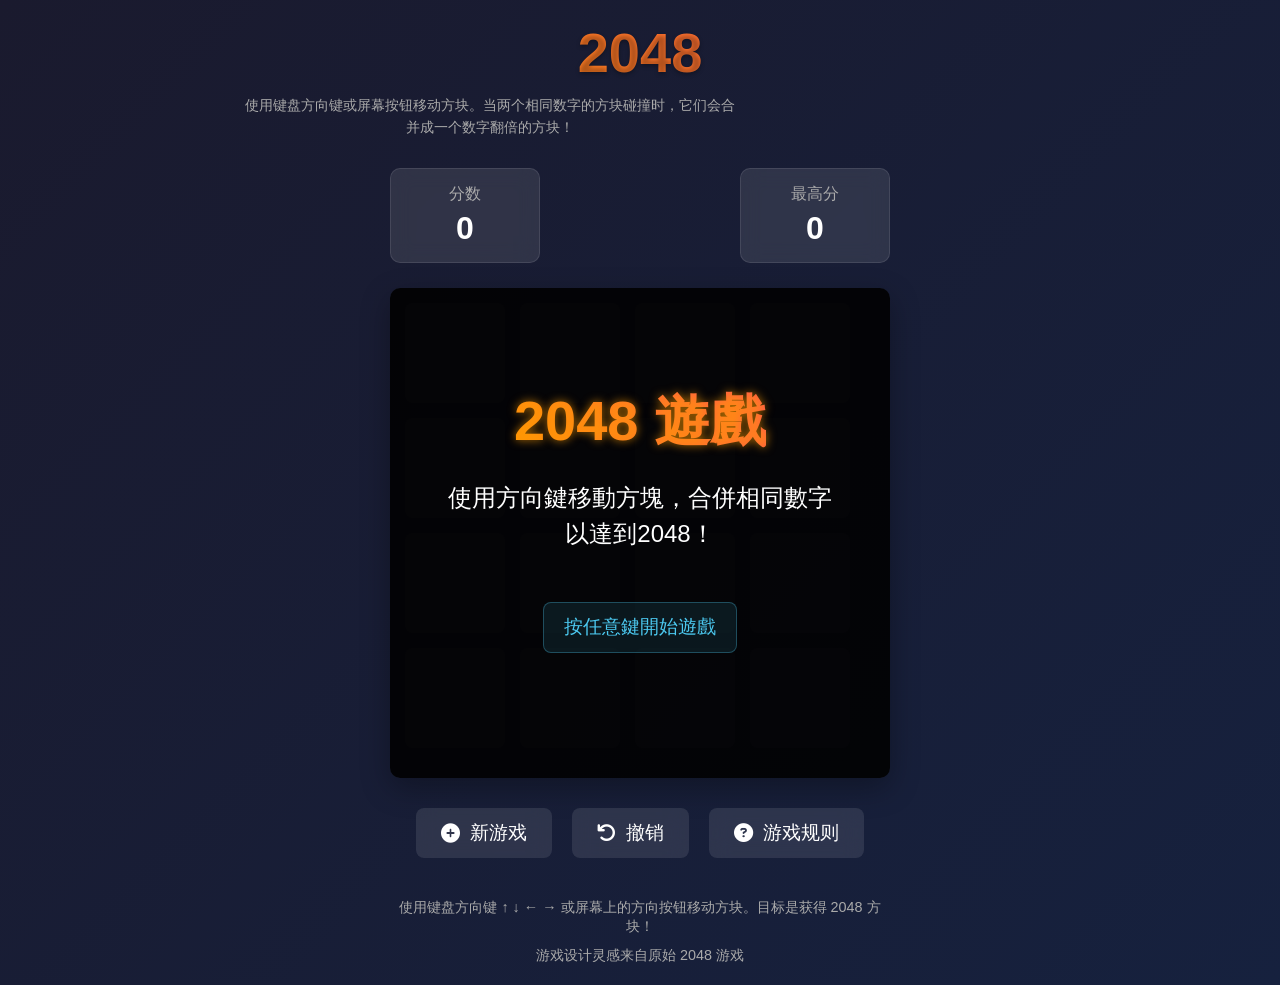
<file: game2.html>
<!DOCTYPE html>
<html lang="zh">
<head>
    <meta charset="UTF-8">
    <meta name="viewport" content="width=device-width, initial-scale=1.0">
    <title>2048 游戏</title>
    <link rel="stylesheet" href="https://cdnjs.cloudflare.com/ajax/libs/font-awesome/6.4.0/css/all.min.css">
    <style>
        * {
            margin: 0;
            padding: 0;
            box-sizing: border-box;
            font-family: 'Segoe UI', Tahoma, Geneva, Verdana, sans-serif;
        }
        
        body {
            background: linear-gradient(135deg, #1a1a2e 0%, #16213e 100%);
            color: #f1f1f1;
            min-height: 100vh;
            display: flex;
            flex-direction: column;
            align-items: center;
            padding: 20px;
        }
        
        .container {
            max-width: 800px;
            width: 100%;
            display: flex;
            flex-direction: column;
            align-items: center;
        }
        
        header {
            text-align: center;
            margin-bottom: 30px;
            width: 100%;
        }
        
        h1 {
            font-size: 3.5rem;
            margin-bottom: 10px;
            background: linear-gradient(45deg, #ff9a00, #ff5252);
            -webkit-background-clip: text;
            background-clip: text;
            color: transparent;
            text-shadow: 0 2px 4px rgba(0, 0, 0, 0.3);
        }
        
        .game-info {
            display: flex;
            justify-content: space-between;
            width: 100%;
            max-width: 500px;
            margin-bottom: 25px;
        }
        
        .score-container, .best-container {
            background-color: rgba(255, 255, 255, 0.1);
            border-radius: 10px;
            padding: 15px 25px;
            text-align: center;
            min-width: 150px;
            backdrop-filter: blur(10px);
            border: 1px solid rgba(255, 255, 255, 0.1);
        }
        
        .score-label, .best-label {
            font-size: 1rem;
            text-transform: uppercase;
            color: #aaa;
            margin-bottom: 5px;
        }
        
        .score, .best {
            font-size: 2rem;
            font-weight: bold;
            color: #fff;
        }
        
        .instructions {
            margin-top: 10px;
            text-align: center;
            color: #aaa;
            font-size: 0.9rem;
            max-width: 500px;
            line-height: 1.5;
        }
        
        .game-container {
            position: relative;
            width: 100%;
            max-width: 500px;
            margin: 0 auto;
        }
        
        .grid-container {
            position: relative;
            background-color: rgba(255, 255, 255, 0.05);
            border-radius: 10px;
            padding: 15px;
            box-shadow: 0 10px 30px rgba(0, 0, 0, 0.3);
        }
        
        .grid-row {
            display: flex;
            margin-bottom: 15px;
        }
        
        .grid-row:last-child {
            margin-bottom: 0;
        }
        
        .grid-cell {
            width: 100px;
            height: 100px;
            margin-right: 15px;
            border-radius: 8px;
            background-color: rgba(255, 255, 255, 0.08);
            display: flex;
            align-items: center;
            justify-content: center;
        }
        
        .grid-cell:last-child {
            margin-right: 0;
        }
        
        .tile {
            position: absolute;
            width: 100px;
            height: 100px;
            border-radius: 8px;
            display: flex;
            align-items: center;
            justify-content: center;
            font-size: 2rem;
            font-weight: bold;
            transition: all 0.15s ease-out;
            z-index: 10;
            animation: appear 0.2s ease-out;
        }
        
        @keyframes appear {
            0% {
                opacity: 0;
                transform: scale(0.5);
            }
            100% {
                opacity: 1;
                transform: scale(1);
            }
        }
        
        .tile-merged {
            animation: pop 0.3s ease-out;
        }
        
        @keyframes pop {
            0% { transform: scale(1); }
            50% { transform: scale(1.2); }
            100% { transform: scale(1); }
        }
        
        /* 不同数字的颜色 */
        .tile-2 { background-color: #2A9D8F; color: #fff; }
        .tile-4 { background-color: #E9C46A; color: #fff; }
        .tile-8 { background-color: #F4A261; color: #fff; }
        .tile-16 { background-color: #E76F51; color: #fff; }
        .tile-32 { background-color: #9D4EDD; color: #fff; }
        .tile-64 { background-color: #7209B7; color: #fff; }
        .tile-128 { background-color: #3A86FF; color: #fff; box-shadow: 0 0 20px rgba(58, 134, 255, 0.5); }
        .tile-256 { background-color: #FF006E; color: #fff; box-shadow: 0 0 25px rgba(255, 0, 110, 0.5); }
        .tile-512 { background-color: #FB5607; color: #fff; box-shadow: 0 0 30px rgba(251, 86, 7, 0.5); }
        .tile-1024 { background-color: #FFBE0B; color: #fff; box-shadow: 0 0 35px rgba(255, 190, 11, 0.5); font-size: 1.8rem; }
        .tile-2048 { background-color: #00BBF9; color: #fff; box-shadow: 0 0 40px rgba(0, 187, 249, 0.7); font-size: 1.8rem; }
        .tile-super { background-color: #00F5D4; color: #fff; box-shadow: 0 0 45px rgba(0, 245, 212, 0.8); font-size: 1.6rem; }
        
        .game-message {
            display: none;
            position: absolute;
            top: 0;
            left: 0;
            right: 0;
            bottom: 0;
            background-color: rgba(0, 0, 0, 0.8);
            border-radius: 10px;
            flex-direction: column;
            align-items: center;
            justify-content: center;
            z-index: 100;
            animation: fadeIn 0.5s ease-out;
        }
        
        @keyframes fadeIn {
            0% { opacity: 0; }
            100% { opacity: 1; }
        }
        
        .game-message p {
            font-size: 2.5rem;
            font-weight: bold;
            margin-bottom: 30px;
            text-align: center;
        }
        
        .win-message {
            color: #4CAF50;
        }
        
        .game-over-message {
            color: #FF5252;
        }
        
        .restart-button {
            background: linear-gradient(45deg, #4CAF50, #2E7D32);
            border: none;
            border-radius: 8px;
            color: white;
            font-size: 1.2rem;
            font-weight: bold;
            padding: 15px 30px;
            cursor: pointer;
            transition: all 0.3s ease;
            box-shadow: 0 5px 15px rgba(0, 0, 0, 0.2);
        }
        
        .restart-button:hover {
            transform: translateY(-3px);
            box-shadow: 0 8px 20px rgba(0, 0, 0, 0.3);
        }
        
        .controls {
            margin-top: 30px;
            display: flex;
            flex-direction: column;
            align-items: center;
            gap: 15px;
        }
        
        .control-buttons {
            display: flex;
            gap: 20px;
        }
        
        .control-button {
            background-color: rgba(255, 255, 255, 0.1);
            border: none;
            border-radius: 8px;
            color: white;
            font-size: 1.2rem;
            padding: 12px 25px;
            cursor: pointer;
            transition: all 0.3s ease;
            display: flex;
            align-items: center;
            gap: 10px;
            backdrop-filter: blur(10px);
        }
        
        .control-button:hover {
            background-color: rgba(255, 255, 255, 0.2);
        }
        
        footer {
            margin-top: 40px;
            text-align: center;
            color: #aaa;
            font-size: 0.9rem;
            width: 100%;
            max-width: 500px;
        }
        
        .mobile-controls {
            display: none;
            margin-top: 30px;
            width: 100%;
            max-width: 300px;
        }
        
        .mobile-grid {
            display: grid;
            grid-template-columns: 1fr 1fr 1fr;
            grid-template-rows: 1fr 1fr 1fr;
            gap: 10px;
            height: 300px;
        }
        
        .mobile-btn {
            background-color: rgba(255, 255, 255, 0.15);
            border: none;
            border-radius: 10px;
            color: white;
            font-size: 2rem;
            display: flex;
            align-items: center;
            justify-content: center;
            cursor: pointer;
            transition: all 0.2s ease;
        }
        
        .mobile-btn:active {
            background-color: rgba(255, 255, 255, 0.3);
        }
        
        .mobile-btn.up { grid-column: 2; grid-row: 1; }
        .mobile-btn.left { grid-column: 1; grid-row: 2; }
        .mobile-btn.right { grid-column: 3; grid-row: 2; }
        .mobile-btn.down { grid-column: 2; grid-row: 3; }
        
        @media (max-width: 600px) {
            h1 {
                font-size: 2.5rem;
            }
            
            .grid-cell, .tile {
                width: 70px;
                height: 70px;
            }
            
            .tile {
                font-size: 1.5rem;
            }
            
            .tile-1024, .tile-2048 {
                font-size: 1.3rem;
            }
            
            .mobile-controls {
                display: block;
            }
            
            .control-buttons {
                flex-wrap: wrap;
                justify-content: center;
            }
            
            .game-info {
                flex-direction: column;
                align-items: center;
                gap: 15px;
            }
        }
        
        /* 開始畫面樣式 */
        .start-screen {
            position: absolute;
            top: 0;
            left: 0;
            width: 100%;
            height: 100%;
            background-color: rgba(0, 0, 0, 0.9);
            display: flex;
            flex-direction: column;
            align-items: center;
            justify-content: center;
            z-index: 100;
            border-radius: 10px;
        }
        
        .start-screen h2 {
            font-size: 3.5rem;
            color: #ff9a00;
            margin-bottom: 20px;
            text-shadow: 0 0 10px rgba(255, 154, 0, 0.7);
            background: linear-gradient(45deg, #ff9a00, #ff5252);
            -webkit-background-clip: text;
            background-clip: text;
            color: transparent;
        }
        
        .start-screen p {
            font-size: 1.5rem;
            color: #fff;
            margin-bottom: 30px;
            text-align: center;
            max-width: 80%;
            line-height: 1.5;
        }
        
        .start-screen .key-hint {
            font-size: 1.2rem;
            color: #4cc9f0;
            padding: 10px 20px;
            background-color: rgba(76, 201, 240, 0.1);
            border-radius: 8px;
            border: 1px solid rgba(76, 201, 240, 0.3);
            margin-top: 20px;
            animation: pulse 2s infinite;
        }
        
        @keyframes pulse {
            0% { opacity: 0.7; }
            50% { opacity: 1; }
            100% { opacity: 0.7; }
        }
        
        @media (max-width: 400px) {
            .grid-cell, .tile {
                width: 60px;
                height: 60px;
            }
            
            .tile {
                font-size: 1.2rem;
            }
            
            .start-screen h2 {
                font-size: 2.5rem;
            }
            
            .start-screen p {
                font-size: 1.2rem;
            }
        }
    </style>
</head>
<body>
    <div class="container">
        <header>
            <h1>2048</h1>
            <p class="instructions">使用键盘方向键或屏幕按钮移动方块。当两个相同数字的方块碰撞时，它们会合并成一个数字翻倍的方块！</p>
        </header>
        
        <div class="game-info">
            <div class="score-container">
                <div class="score-label">分数</div>
                <div class="score" id="score">0</div>
            </div>
            
            <div class="best-container">
                <div class="best-label">最高分</div>
                <div class="best" id="best">0</div>
            </div>
        </div>
        
        <div class="game-container">
            <!-- 開始畫面 -->
            <div id="start-screen" class="start-screen">
                <h2>2048 遊戲</h2>
                <p>使用方向鍵移動方塊，合併相同數字以達到2048！</p>
                <p class="key-hint">按任意鍵開始遊戲</p>
            </div>
            
            <div class="grid-container">
                <!-- 4x4网格 -->
                <div class="grid-row">
                    <div class="grid-cell"></div>
                    <div class="grid-cell"></div>
                    <div class="grid-cell"></div>
                    <div class="grid-cell"></div>
                </div>
                <div class="grid-row">
                    <div class="grid-cell"></div>
                    <div class="grid-cell"></div>
                    <div class="grid-cell"></div>
                    <div class="grid-cell"></div>
                </div>
                <div class="grid-row">
                    <div class="grid-cell"></div>
                    <div class="grid-cell"></div>
                    <div class="grid-cell"></div>
                    <div class="grid-cell"></div>
                </div>
                <div class="grid-row">
                    <div class="grid-cell"></div>
                    <div class="grid-cell"></div>
                    <div class="grid-cell"></div>
                    <div class="grid-cell"></div>
                </div>
                
                <!-- 游戏消息 -->
                <div class="game-message" id="game-message">
                    <p id="message-text"></p>
                    <button class="restart-button" id="restart-button">
                        <i class="fas fa-redo"></i> 重新开始
                    </button>
                </div>
            </div>
        </div>
        
        <!-- 移动端控制按钮 -->
        <div class="mobile-controls">
            <div class="mobile-grid">
                <button class="mobile-btn up" id="up-btn">
                    <i class="fas fa-arrow-up"></i>
                </button>
                <button class="mobile-btn left" id="left-btn">
                    <i class="fas fa-arrow-left"></i>
                </button>
                <button class="mobile-btn right" id="right-btn">
                    <i class="fas fa-arrow-right"></i>
                </button>
                <button class="mobile-btn down" id="down-btn">
                    <i class="fas fa-arrow-down"></i>
                </button>
            </div>
        </div>
        
        <div class="controls">
            <div class="control-buttons">
                <button class="control-button" id="new-game-btn">
                    <i class="fas fa-plus-circle"></i> 新游戏
                </button>
                <button class="control-button" id="undo-btn">
                    <i class="fas fa-undo"></i> 撤销
                </button>
                <button class="control-button" id="how-to-play-btn">
                    <i class="fas fa-question-circle"></i> 游戏规则
                </button>
            </div>
        </div>
        
        <footer>
            <p>使用键盘方向键 ↑ ↓ ← → 或屏幕上的方向按钮移动方块。目标是获得 2048 方块！</p>
            <p style="margin-top: 10px;">游戏设计灵感来自原始 2048 游戏</p>
        </footer>
    </div>

    <script>
        // 游戏状态变量
        let grid = [];
        let score = 0;
        let bestScore = localStorage.getItem('2048-best-score') || 0;
        let gameOver = false;
        let gameWon = false;
        let moved = false;
        let previousState = null;
        
        // DOM 元素
        const gridContainer = document.querySelector('.grid-container');
        const scoreDisplay = document.getElementById('score');
        const bestDisplay = document.getElementById('best');
        const gameMessage = document.getElementById('game-message');
        const messageText = document.getElementById('message-text');
        const restartButton = document.getElementById('restart-button');
        const newGameButton = document.getElementById('new-game-btn');
        const undoButton = document.getElementById('undo-btn');
        const howToPlayButton = document.getElementById('how-to-play-btn');
        const startScreen = document.getElementById('start-screen');
        
        // 移动端控制按钮
        const upButton = document.getElementById('up-btn');
        const downButton = document.getElementById('down-btn');
        const leftButton = document.getElementById('left-btn');
        const rightButton = document.getElementById('right-btn');
        
        // 遊戲狀態
        let gameStarted = false;
        
        // 開始遊戲
        function startGame() {
            if (!gameStarted) {
                startScreen.style.display = 'none';
                gameStarted = true;
                initGame();
            }
        }
        
        // 初始化游戏
        function initGame() {
            // 初始化网格
            grid = [];
            for (let i = 0; i < 4; i++) {
                grid[i] = [];
                for (let j = 0; j < 4; j++) {
                    grid[i][j] = 0;
                }
            }
            
            score = 0;
            gameOver = false;
            gameWon = false;
            previousState = null;
            
            updateScore();
            updateBestScore();
            clearGrid();
            addRandomTile();
            addRandomTile();
            updateGrid();
            
            hideMessage();
        }
        
        // 清除网格中的所有方块
        function clearGrid() {
            const tiles = document.querySelectorAll('.tile');
            tiles.forEach(tile => {
                tile.remove();
            });
        }
        
        // 更新网格显示
        function updateGrid() {
            clearGrid();
            
            for (let i = 0; i < 4; i++) {
                for (let j = 0; j < 4; j++) {
                    if (grid[i][j] !== 0) {
                        createTile(i, j, grid[i][j]);
                    }
                }
            }
        }
        
        // 创建方块元素
        function createTile(row, col, value) {
            const tile = document.createElement('div');
            tile.className = `tile tile-${value}`;
            tile.textContent = value;
            
            // 设置位置
            const x = col * 115 + 15; // 100px宽度 + 15px间距
            const y = row * 115 + 15;
            
            tile.style.left = `${x}px`;
            tile.style.top = `${y}px`;
            
            // 对于大于2048的数字，使用特殊样式类
            if (value > 2048) {
                tile.classList.add('tile-super');
            }
            
            gridContainer.appendChild(tile);
        }
        
        // 添加随机方块（90%概率为2，10%概率为4）
        function addRandomTile() {
            const emptyCells = [];
            
            for (let i = 0; i < 4; i++) {
                for (let j = 0; j < 4; j++) {
                    if (grid[i][j] === 0) {
                        emptyCells.push({row: i, col: j});
                    }
                }
            }
            
            if (emptyCells.length > 0) {
                const randomCell = emptyCells[Math.floor(Math.random() * emptyCells.length)];
                const value = Math.random() < 0.9 ? 2 : 4;
                
                grid[randomCell.row][randomCell.col] = value;
                createTile(randomCell.row, randomCell.col, value);
            }
        }
        
        // 保存游戏状态（用于撤销功能）
        function saveState() {
            previousState = {
                grid: JSON.parse(JSON.stringify(grid)),
                score: score
            };
        }
        
        // 撤销上一步
        function undo() {
            if (previousState) {
                grid = JSON.parse(JSON.stringify(previousState.grid));
                score = previousState.score;
                previousState = null;
                
                updateScore();
                updateGrid();
                hideMessage();
                gameOver = false;
                gameWon = false;
            }
        }
        
        // 更新分数显示
        function updateScore() {
            scoreDisplay.textContent = score;
            
            // 更新最高分
            if (score > bestScore) {
                bestScore = score;
                localStorage.setItem('2048-best-score', bestScore);
                updateBestScore();
            }
        }
        
        // 更新最高分显示
        function updateBestScore() {
            bestDisplay.textContent = bestScore;
        }
        
        // 显示游戏消息
        function showMessage(message, isWin) {
            messageText.textContent = message;
            messageText.className = isWin ? 'win-message' : 'game-over-message';
            gameMessage.style.display = 'flex';
        }
        
        // 隐藏游戏消息
        function hideMessage() {
            gameMessage.style.display = 'none';
        }
        
        // 移动方块
        function move(direction) {
            if (gameOver) return false;
            
            saveState();
            
            moved = false;
            const oldGrid = JSON.parse(JSON.stringify(grid));
            
            switch(direction) {
                case 'up':
                    moveUp();
                    break;
                case 'down':
                    moveDown();
                    break;
                case 'left':
                    moveLeft();
                    break;
                case 'right':
                    moveRight();
                    break;
            }
            
            // 如果移动有效，添加新方块并检查游戏状态
            if (moved) {
                // 添加合并动画
                const tiles = document.querySelectorAll('.tile');
                tiles.forEach(tile => {
                    tile.classList.remove('tile-merged');
                });
                
                setTimeout(() => {
                    addRandomTile();
                    updateGrid();
                    
                    // 添加合并动画
                    const newTiles = document.querySelectorAll('.tile');
                    newTiles.forEach(tile => {
                        if (!arraysEqual(oldGrid, grid)) {
                            tile.classList.add('tile-merged');
                        }
                    });
                    
                    checkGameState();
                }, 150);
                
                return true;
            }
            
            previousState = null; // 如果没有移动，不保存状态
            return false;
        }
        
        // 向上移动
        function moveUp() {
            for (let j = 0; j < 4; j++) {
                let column = [];
                for (let i = 0; i < 4; i++) {
                    if (grid[i][j] !== 0) {
                        column.push(grid[i][j]);
                    }
                }
                
                // 合并相同数字
                for (let i = 0; i < column.length - 1; i++) {
                    if (column[i] === column[i + 1]) {
                        column[i] *= 2;
                        column[i + 1] = 0;
                        score += column[i];
                        moved = true;
                    }
                }
                
                // 移除零值
                column = column.filter(value => value !== 0);
                
                // 补全零值
                while (column.length < 4) {
                    column.push(0);
                }
                
                // 更新网格
                for (let i = 0; i < 4; i++) {
                    if (grid[i][j] !== column[i]) {
                        moved = true;
                    }
                    grid[i][j] = column[i];
                }
            }
        }
        
        // 向下移动
        function moveDown() {
            for (let j = 0; j < 4; j++) {
                let column = [];
                for (let i = 3; i >= 0; i--) {
                    if (grid[i][j] !== 0) {
                        column.push(grid[i][j]);
                    }
                }
                
                // 合并相同数字
                for (let i = 0; i < column.length - 1; i++) {
                    if (column[i] === column[i + 1]) {
                        column[i] *= 2;
                        column[i + 1] = 0;
                        score += column[i];
                        moved = true;
                    }
                }
                
                // 移除零值
                column = column.filter(value => value !== 0);
                
                // 补全零值
                while (column.length < 4) {
                    column.push(0);
                }
                
                // 更新网格
                for (let i = 3; i >= 0; i--) {
                    const value = column[3 - i];
                    if (grid[i][j] !== value) {
                        moved = true;
                    }
                    grid[i][j] = value;
                }
            }
        }
        
        // 向左移动
        function moveLeft() {
            for (let i = 0; i < 4; i++) {
                let row = [];
                for (let j = 0; j < 4; j++) {
                    if (grid[i][j] !== 0) {
                        row.push(grid[i][j]);
                    }
                }
                
                // 合并相同数字
                for (let j = 0; j < row.length - 1; j++) {
                    if (row[j] === row[j + 1]) {
                        row[j] *= 2;
                        row[j + 1] = 0;
                        score += row[j];
                        moved = true;
                    }
                }
                
                // 移除零值
                row = row.filter(value => value !== 0);
                
                // 补全零值
                while (row.length < 4) {
                    row.push(0);
                }
                
                // 更新网格
                for (let j = 0; j < 4; j++) {
                    if (grid[i][j] !== row[j]) {
                        moved = true;
                    }
                    grid[i][j] = row[j];
                }
            }
        }
        
        // 向右移动
        function moveRight() {
            for (let i = 0; i < 4; i++) {
                let row = [];
                for (let j = 3; j >= 0; j--) {
                    if (grid[i][j] !== 0) {
                        row.push(grid[i][j]);
                    }
                }
                
                // 合并相同数字
                for (let j = 0; j < row.length - 1; j++) {
                    if (row[j] === row[j + 1]) {
                        row[j] *= 2;
                        row[j + 1] = 0;
                        score += row[j];
                        moved = true;
                    }
                }
                
                // 移除零值
                row = row.filter(value => value !== 0);
                
                // 补全零值
                while (row.length < 4) {
                    row.push(0);
                }
                
                // 更新网格
                for (let j = 3; j >= 0; j--) {
                    const value = row[3 - j];
                    if (grid[i][j] !== value) {
                        moved = true;
                    }
                    grid[i][j] = value;
                }
            }
        }
        
        // 检查游戏状态
        function checkGameState() {
            updateScore();
            
            // 检查是否获胜
            if (!gameWon) {
                for (let i = 0; i < 4; i++) {
                    for (let j = 0; j < 4; j++) {
                        if (grid[i][j] === 2048) {
                            gameWon = true;
                            showMessage('恭喜！你获得了2048！', true);
                            return;
                        }
                    }
                }
            }
            
            // 检查是否还有空单元格
            for (let i = 0; i < 4; i++) {
                for (let j = 0; j < 4; j++) {
                    if (grid[i][j] === 0) {
                        return; // 还有空单元格，游戏继续
                    }
                }
            }
            
            // 检查是否还能移动
            for (let i = 0; i < 4; i++) {
                for (let j = 0; j < 4; j++) {
                    const current = grid[i][j];
                    
                    // 检查右边单元格
                    if (j < 3 && grid[i][j + 1] === current) {
                        return; // 可以向右合并
                    }
                    
                    // 检查下边单元格
                    if (i < 3 && grid[i + 1][j] === current) {
                        return; // 可以向下合并
                    }
                }
            }
            
            // 游戏结束
            gameOver = true;
            showMessage('游戏结束！', false);
        }
        
        // 工具函数：比较两个数组是否相等
        function arraysEqual(a, b) {
            for (let i = 0; i < 4; i++) {
                for (let j = 0; j < 4; j++) {
                    if (a[i][j] !== b[i][j]) {
                        return false;
                    }
                }
            }
            return true;
        }
        
        // 事件监听器
        document.addEventListener('keydown', function(event) {
            // 如果遊戲還沒開始，按任意鍵開始遊戲
            if (!gameStarted) {
                startGame();
                return;
            }
            
            if (gameOver && !gameWon) return;
            
            switch(event.key) {
                case 'ArrowUp':
                    event.preventDefault();
                    move('up');
                    break;
                case 'ArrowDown':
                    event.preventDefault();
                    move('down');
                    break;
                case 'ArrowLeft':
                    event.preventDefault();
                    move('left');
                    break;
                case 'ArrowRight':
                    event.preventDefault();
                    move('right');
                    break;
            }
        });
        
        // 移动端控制按钮事件
        upButton.addEventListener('click', () => move('up'));
        downButton.addEventListener('click', () => move('down'));
        leftButton.addEventListener('click', () => move('left'));
        rightButton.addEventListener('click', () => move('right'));
        
        // 按钮事件
        restartButton.addEventListener('click', initGame);
        newGameButton.addEventListener('click', initGame);
        undoButton.addEventListener('click', undo);
        
        howToPlayButton.addEventListener('click', function() {
            alert('游戏规则：\n\n1. 使用键盘方向键或屏幕按钮移动方块\n2. 当两个相同数字的方块碰撞时，它们会合并成一个数字翻倍的方块\n3. 每次移动后，会在空白处随机生成一个2或4的方块\n4. 目标是合并出2048方块\n5. 当棋盘填满且无法合并时，游戏结束');
        });
        
        // 點擊開始畫面開始遊戲
        startScreen.addEventListener('click', startGame);
        
        // 初始顯示開始畫面
        startScreen.style.display = 'flex';
    </script>
</body>
</html>
</file>
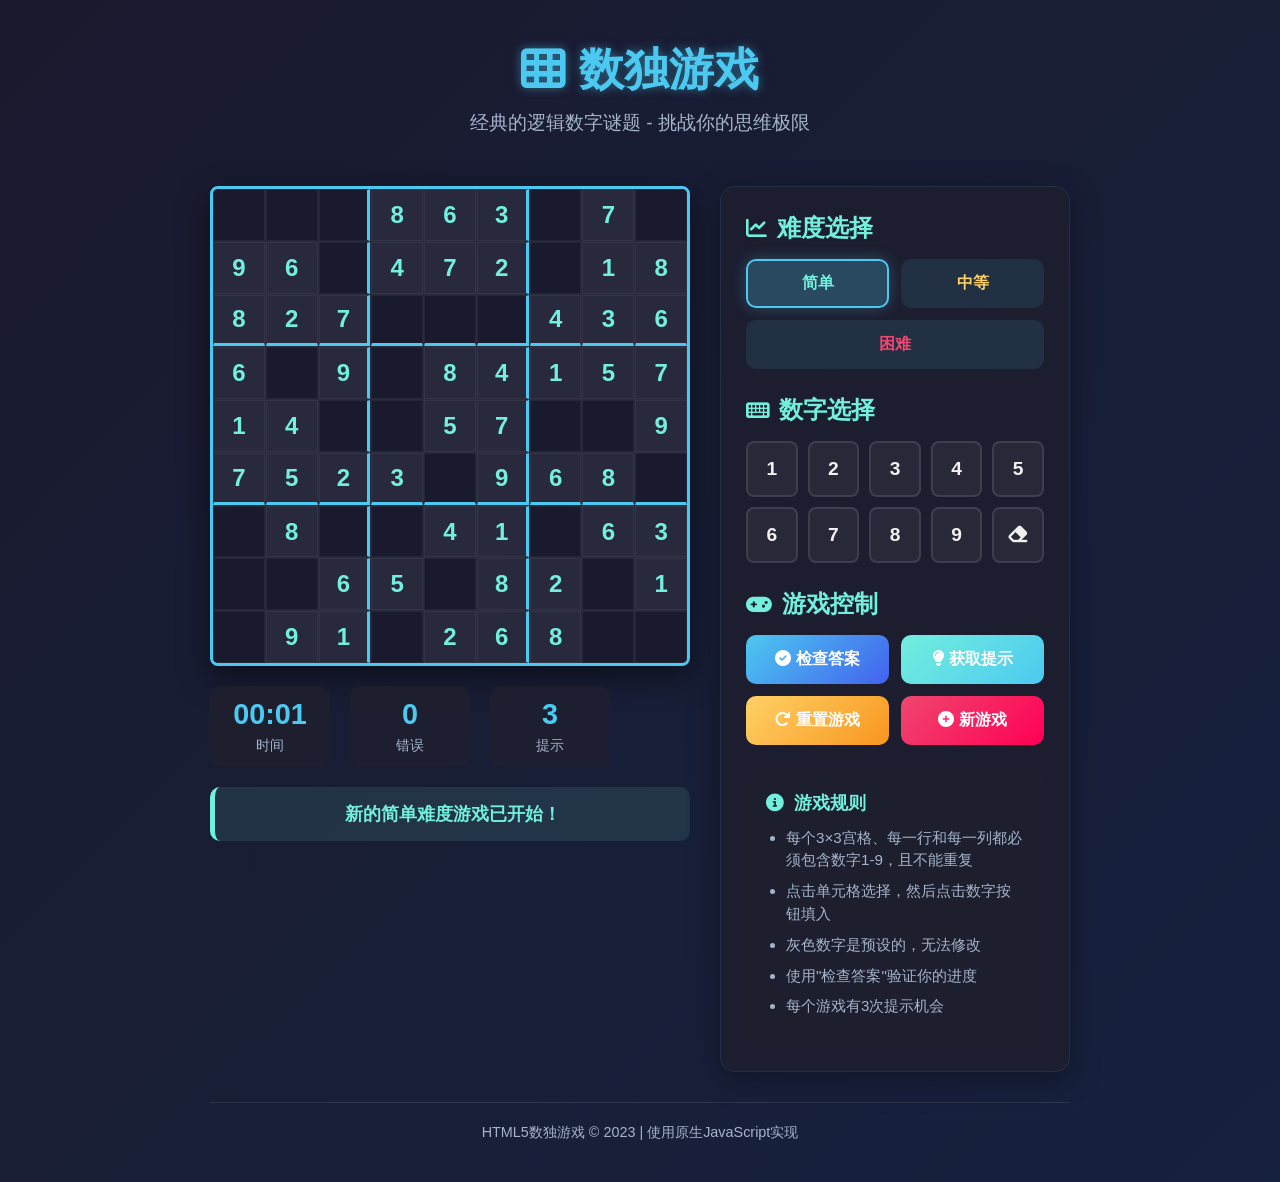
<file: game3.html>
<!DOCTYPE html>
<html lang="zh">
<head>
    <meta charset="UTF-8">
    <meta name="viewport" content="width=device-width, initial-scale=1.0">
    <title>HTML5数独游戏</title>
    <style>
        * {
            margin: 0;
            padding: 0;
            box-sizing: border-box;
            font-family: 'Segoe UI', Tahoma, Geneva, Verdana, sans-serif;
        }
        
        body {
            background: linear-gradient(135deg, #1a1a2e 0%, #16213e 100%);
            color: #f0f0f0;
            min-height: 100vh;
            display: flex;
            flex-direction: column;
            align-items: center;
            padding: 20px;
        }
        
        .container {
            max-width: 900px;
            width: 100%;
            padding: 20px;
            display: flex;
            flex-direction: column;
            align-items: center;
        }
        
        header {
            text-align: center;
            margin-bottom: 30px;
            width: 100%;
        }
        
        h1 {
            font-size: 2.8rem;
            margin-bottom: 10px;
            color: #4cc9f0;
            text-shadow: 0 0 10px rgba(76, 201, 240, 0.5);
        }
        
        .subtitle {
            font-size: 1.2rem;
            color: #a5b4cb;
            margin-bottom: 20px;
        }
        
        .game-wrapper {
            display: flex;
            flex-wrap: wrap;
            justify-content: center;
            gap: 30px;
            width: 100%;
        }
        
        .game-board {
            flex: 1;
            min-width: 300px;
            max-width: 500px;
        }
        
        .controls {
            flex: 1;
            min-width: 300px;
            max-width: 350px;
            background: rgba(30, 30, 46, 0.8);
            border-radius: 15px;
            padding: 25px;
            box-shadow: 0 8px 32px rgba(0, 0, 0, 0.3);
            border: 1px solid rgba(76, 201, 240, 0.1);
        }
        
        .difficulty-section {
            margin-bottom: 25px;
        }
        
        h2 {
            font-size: 1.5rem;
            margin-bottom: 15px;
            color: #72efdd;
            display: flex;
            align-items: center;
            gap: 10px;
        }
        
        h2 i {
            font-size: 1.3rem;
        }
        
        .difficulty-buttons {
            display: flex;
            gap: 12px;
            flex-wrap: wrap;
        }
        
        .difficulty-btn {
            flex: 1;
            min-width: 100px;
            padding: 12px 15px;
            background: rgba(76, 201, 240, 0.1);
            border: 2px solid transparent;
            border-radius: 10px;
            color: #f0f0f0;
            font-size: 1rem;
            font-weight: 600;
            cursor: pointer;
            transition: all 0.3s ease;
            text-align: center;
        }
        
        .difficulty-btn:hover {
            background: rgba(76, 201, 240, 0.2);
            transform: translateY(-3px);
        }
        
        .difficulty-btn.active {
            background: rgba(76, 201, 240, 0.25);
            border-color: #4cc9f0;
            box-shadow: 0 0 15px rgba(76, 201, 240, 0.3);
        }
        
        .easy {
            color: #72efdd;
        }
        
        .medium {
            color: #ffd166;
        }
        
        .hard {
            color: #ef476f;
        }
        
        .number-selector {
            display: grid;
            grid-template-columns: repeat(5, 1fr);
            gap: 10px;
            margin-bottom: 25px;
        }
        
        .number-btn {
            padding: 15px 5px;
            background: rgba(255, 255, 255, 0.05);
            border: 2px solid rgba(255, 255, 255, 0.1);
            border-radius: 8px;
            color: #f0f0f0;
            font-size: 1.2rem;
            font-weight: bold;
            cursor: pointer;
            transition: all 0.2s ease;
        }
        
        .number-btn:hover {
            background: rgba(76, 201, 240, 0.15);
            border-color: rgba(76, 201, 240, 0.4);
        }
        
        .action-buttons {
            display: flex;
            flex-wrap: wrap;
            gap: 12px;
        }
        
        .action-btn {
            flex: 1;
            min-width: 120px;
            padding: 14px 10px;
            border: none;
            border-radius: 10px;
            color: white;
            font-size: 1rem;
            font-weight: 600;
            cursor: pointer;
            transition: all 0.3s ease;
        }
        
        .check-btn {
            background: linear-gradient(135deg, #4cc9f0 0%, #4361ee 100%);
        }
        
        .hint-btn {
            background: linear-gradient(135deg, #72efdd 0%, #4cc9f0 100%);
        }
        
        .reset-btn {
            background: linear-gradient(135deg, #ffd166 0%, #f8961e 100%);
        }
        
        .new-game-btn {
            background: linear-gradient(135deg, #ef476f 0%, #ff0054 100%);
        }
        
        .action-btn:hover {
            transform: translateY(-3px);
            box-shadow: 0 5px 15px rgba(0, 0, 0, 0.3);
        }
        
        .action-btn:active {
            transform: translateY(0);
        }
        
        .sudoku-grid {
            display: grid;
            grid-template-columns: repeat(9, 1fr);
            grid-template-rows: repeat(9, 1fr);
            gap: 1px;
            background-color: #2a2a3e;
            border: 3px solid #4cc9f0;
            border-radius: 8px;
            overflow: hidden;
            box-shadow: 0 10px 30px rgba(0, 0, 0, 0.5);
            margin-bottom: 20px;
        }
        
        .cell {
            aspect-ratio: 1;
            display: flex;
            align-items: center;
            justify-content: center;
            background-color: #1a1a2e;
            font-size: 1.5rem;
            font-weight: 600;
            color: #f0f0f0;
            cursor: pointer;
            transition: background-color 0.2s;
            border: 1px solid rgba(255, 255, 255, 0.05);
        }
        
        .cell:hover {
            background-color: #2a2a3e;
        }
        
        .cell.selected {
            background-color: rgba(76, 201, 240, 0.3);
        }
        
        .cell.prefilled {
            background-color: rgba(42, 42, 62, 0.9);
            color: #72efdd;
            font-weight: 700;
        }
        
        .cell.error {
            background-color: rgba(239, 71, 111, 0.3);
            color: #ef476f;
        }
        
        .cell.highlight {
            background-color: rgba(76, 201, 240, 0.1);
        }
        
        .cell.same-number {
            background-color: rgba(114, 239, 221, 0.15);
        }
        
        /* 数独网格中的粗边框 */
        .cell.border-right-thick {
            border-right: 3px solid #4cc9f0;
        }
        
        .cell.border-bottom-thick {
            border-bottom: 3px solid #4cc9f0;
        }
        
        .game-info {
            display: flex;
            justify-content: space-between;
            flex-wrap: wrap;
            gap: 15px;
            margin-top: 15px;
            width: 100%;
        }
        
        .stats {
            display: flex;
            gap: 20px;
            flex-wrap: wrap;
        }
        
        .stat-box {
            background: rgba(30, 30, 46, 0.8);
            padding: 12px 20px;
            border-radius: 10px;
            min-width: 120px;
            text-align: center;
        }
        
        .stat-value {
            font-size: 1.8rem;
            font-weight: 700;
            color: #4cc9f0;
        }
        
        .stat-label {
            font-size: 0.9rem;
            color: #a5b4cb;
            margin-top: 5px;
        }
        
        .message {
            margin-top: 20px;
            padding: 15px;
            border-radius: 10px;
            text-align: center;
            font-weight: 600;
            font-size: 1.1rem;
            opacity: 0;
            transition: opacity 0.5s;
            background: rgba(30, 30, 46, 0.8);
        }
        
        .message.show {
            opacity: 1;
        }
        
        .success {
            color: #72efdd;
            background: rgba(114, 239, 221, 0.1);
            border-left: 5px solid #72efdd;
        }
        
        .error-message {
            color: #ef476f;
            background: rgba(239, 71, 111, 0.1);
            border-left: 5px solid #ef476f;
        }
        
        .instructions {
            margin-top: 25px;
            padding: 20px;
            background: rgba(30, 30, 46, 0.6);
            border-radius: 10px;
            font-size: 0.95rem;
            line-height: 1.5;
            width: 100%;
        }
        
        .instructions h3 {
            color: #72efdd;
            margin-bottom: 10px;
            display: flex;
            align-items: center;
            gap: 10px;
        }
        
        .instructions ul {
            padding-left: 20px;
            color: #a5b4cb;
        }
        
        .instructions li {
            margin-bottom: 8px;
        }
        
        footer {
            margin-top: 30px;
            text-align: center;
            color: #a5b4cb;
            font-size: 0.9rem;
            width: 100%;
            padding-top: 20px;
            border-top: 1px solid rgba(255, 255, 255, 0.1);
        }
        
        @media (max-width: 768px) {
            .game-wrapper {
                flex-direction: column;
                align-items: center;
            }
            
            .game-board, .controls {
                max-width: 100%;
            }
            
            h1 {
                font-size: 2.2rem;
            }
        }
        
        @media (max-width: 480px) {
            .container {
                padding: 10px;
            }
            
            .difficulty-buttons, .action-buttons {
                flex-direction: column;
            }
            
            .number-selector {
                grid-template-columns: repeat(3, 1fr);
            }
            
            .stat-box {
                min-width: 100px;
            }
        }
    </style>
    <link rel="stylesheet" href="https://cdnjs.cloudflare.com/ajax/libs/font-awesome/6.4.0/css/all.min.css">
</head>
<body>
    <div class="container">
        <header>
            <h1><i class="fas fa-th"></i> 数独游戏</h1>
            <p class="subtitle">经典的逻辑数字谜题 - 挑战你的思维极限</p>
        </header>
        
        <div class="game-wrapper">
            <div class="game-board">
                <div class="sudoku-grid" id="sudoku-grid">
                    <!-- 数独网格将通过JavaScript动态生成 -->
                </div>
                
                <div class="game-info">
                    <div class="stats">
                        <div class="stat-box">
                            <div class="stat-value" id="timer">00:00</div>
                            <div class="stat-label">时间</div>
                        </div>
                        <div class="stat-box">
                            <div class="stat-value" id="mistakes">0</div>
                            <div class="stat-label">错误</div>
                        </div>
                        <div class="stat-box">
                            <div class="stat-value" id="hints">3</div>
                            <div class="stat-label">提示</div>
                        </div>
                    </div>
                </div>
                
                <div class="message" id="message"></div>
            </div>
            
            <div class="controls">
                <div class="difficulty-section">
                    <h2><i class="fas fa-chart-line"></i> 难度选择</h2>
                    <div class="difficulty-buttons">
                        <button class="difficulty-btn easy active" data-difficulty="easy">简单</button>
                        <button class="difficulty-btn medium" data-difficulty="medium">中等</button>
                        <button class="difficulty-btn hard" data-difficulty="hard">困难</button>
                    </div>
                </div>
                
                <h2><i class="fas fa-keyboard"></i> 数字选择</h2>
                <div class="number-selector" id="number-selector">
                    <!-- 数字按钮将通过JavaScript动态生成 -->
                </div>
                
                <h2><i class="fas fa-gamepad"></i> 游戏控制</h2>
                <div class="action-buttons">
                    <button class="action-btn check-btn" id="check-btn"><i class="fas fa-check-circle"></i> 检查答案</button>
                    <button class="action-btn hint-btn" id="hint-btn"><i class="fas fa-lightbulb"></i> 获取提示</button>
                    <button class="action-btn reset-btn" id="reset-btn"><i class="fas fa-redo"></i> 重置游戏</button>
                    <button class="action-btn new-game-btn" id="new-game-btn"><i class="fas fa-plus-circle"></i> 新游戏</button>
                </div>
                
                <div class="instructions">
                    <h3><i class="fas fa-info-circle"></i> 游戏规则</h3>
                    <ul>
                        <li>每个3×3宫格、每一行和每一列都必须包含数字1-9，且不能重复</li>
                        <li>点击单元格选择，然后点击数字按钮填入</li>
                        <li>灰色数字是预设的，无法修改</li>
                        <li>使用"检查答案"验证你的进度</li>
                        <li>每个游戏有3次提示机会</li>
                    </ul>
                </div>
            </div>
        </div>
        
        <footer>
            <p>HTML5数独游戏 &copy; 2023 | 使用原生JavaScript实现</p>
        </footer>
    </div>

    <script>
        // 游戏状态变量
        let selectedCell = null;
        let currentDifficulty = 'easy';
        let mistakes = 0;
        let hints = 3;
        let startTime = null;
        let timerInterval = null;
        let gameSolved = false;
        
        // 数独相关变量
        let solution = [];
        let puzzle = [];
        let userBoard = [];
        
        // DOM元素
        const sudokuGrid = document.getElementById('sudoku-grid');
        const numberSelector = document.getElementById('number-selector');
        const timerElement = document.getElementById('timer');
        const mistakesElement = document.getElementById('mistakes');
        const hintsElement = document.getElementById('hints');
        const messageElement = document.getElementById('message');
        const checkBtn = document.getElementById('check-btn');
        const hintBtn = document.getElementById('hint-btn');
        const resetBtn = document.getElementById('reset-btn');
        const newGameBtn = document.getElementById('new-game-btn');
        const difficultyButtons = document.querySelectorAll('.difficulty-btn');
        
        // 初始化游戏
        function initGame() {
            createSudokuGrid();
            createNumberButtons();
            setupEventListeners();
            startNewGame();
        }
        
        // 创建数独网格
        function createSudokuGrid() {
            sudokuGrid.innerHTML = '';
            
            for (let row = 0; row < 9; row++) {
                for (let col = 0; col < 9; col++) {
                    const cell = document.createElement('div');
                    cell.className = 'cell';
                    cell.dataset.row = row;
                    cell.dataset.col = col;
                    
                    // 添加粗边框以分隔3×3宫格
                    if (col === 2 || col === 5) {
                        cell.classList.add('border-right-thick');
                    }
                    if (row === 2 || row === 5) {
                        cell.classList.add('border-bottom-thick');
                    }
                    
                    sudokuGrid.appendChild(cell);
                }
            }
        }
        
        // 创建数字按钮
        function createNumberButtons() {
            numberSelector.innerHTML = '';
            
            // 创建数字1-9按钮
            for (let i = 1; i <= 9; i++) {
                const button = document.createElement('button');
                button.className = 'number-btn';
                button.textContent = i;
                button.dataset.number = i;
                numberSelector.appendChild(button);
            }
            
            // 创建删除按钮
            const deleteButton = document.createElement('button');
            deleteButton.className = 'number-btn';
            deleteButton.innerHTML = '<i class="fas fa-eraser"></i>';
            deleteButton.dataset.number = 0;
            numberSelector.appendChild(deleteButton);
        }
        
        // 设置事件监听器
        function setupEventListeners() {
            // 难度按钮点击事件
            difficultyButtons.forEach(button => {
                button.addEventListener('click', () => {
                    difficultyButtons.forEach(btn => btn.classList.remove('active'));
                    button.classList.add('active');
                    currentDifficulty = button.dataset.difficulty;
                    startNewGame();
                });
            });
            
            // 数字按钮点击事件
            numberSelector.addEventListener('click', (e) => {
                if (e.target.classList.contains('number-btn') && selectedCell && !gameSolved) {
                    const number = parseInt(e.target.dataset.number);
                    const row = parseInt(selectedCell.dataset.row);
                    const col = parseInt(selectedCell.dataset.col);
                    
                    // 检查是否为预设数字
                    if (puzzle[row][col] !== 0) {
                        showMessage('不能修改预设数字！', 'error');
                        return;
                    }
                    
                    // 如果是删除按钮
                    if (number === 0) {
                        selectedCell.textContent = '';
                        userBoard[row][col] = 0;
                        selectedCell.classList.remove('error');
                        selectedCell.classList.remove('same-number');
                    } else {
                        // 检查数字是否有效
                        const isValid = isValidMove(row, col, number);
                        
                        // 更新单元格
                        selectedCell.textContent = number;
                        userBoard[row][col] = number;
                        
                        // 移除之前的错误/高亮状态
                        selectedCell.classList.remove('error');
                        selectedCell.classList.remove('same-number');
                        
                        // 如果不是有效移动，标记为错误
                        if (!isValid) {
                            selectedCell.classList.add('error');
                            mistakes++;
                            mistakesElement.textContent = mistakes;
                            showMessage('这个数字不符合规则！', 'error');
                        } else {
                            // 高亮相同数字
                            highlightSameNumbers(number);
                        }
                        
                        // 检查游戏是否完成
                        if (isGameComplete()) {
                            finishGame();
                        }
                    }
                    
                    // 移除选中状态
                    selectedCell.classList.remove('selected');
                    selectedCell = null;
                }
            });
            
            // 单元格点击事件
            sudokuGrid.addEventListener('click', (e) => {
                if (gameSolved) return;
                
                const cell = e.target;
                if (cell.classList.contains('cell')) {
                    // 移除之前选中单元格的高亮
                    if (selectedCell) {
                        selectedCell.classList.remove('selected');
                        // 移除所有数字高亮
                        document.querySelectorAll('.cell.same-number').forEach(c => {
                            c.classList.remove('same-number');
                        });
                    }
                    
                    // 选中新单元格
                    cell.classList.add('selected');
                    selectedCell = cell;
                    
                    // 如果单元格有数字，高亮相同数字
                    const number = parseInt(cell.textContent);
                    if (number && !isNaN(number)) {
                        highlightSameNumbers(number);
                    }
                }
            });
            
            // 控制按钮事件
            checkBtn.addEventListener('click', checkSolution);
            hintBtn.addEventListener('click', provideHint);
            resetBtn.addEventListener('click', resetGame);
            newGameBtn.addEventListener('click', startNewGame);
        }
        
        // 开始新游戏
        function startNewGame() {
            // 重置游戏状态
            mistakes = 0;
            hints = 3;
            gameSolved = false;
            
            // 更新显示
            mistakesElement.textContent = mistakes;
            hintsElement.textContent = hints;
            
            // 清除消息
            clearMessage();
            
            // 生成数独谜题
            generateSudoku(currentDifficulty);
            
            // 重置计时器
            resetTimer();
            startTimer();
            
            // 清除所有单元格的高亮状态
            document.querySelectorAll('.cell').forEach(cell => {
                cell.classList.remove('selected', 'error', 'same-number', 'highlight');
            });
            
            showMessage(`新的${getDifficultyName(currentDifficulty)}难度游戏已开始！`, 'success');
        }
        
        // 根据难度生成数独谜题
        function generateSudoku(difficulty) {
            // 首先生成一个完整的数独解决方案
            solution = generateSolvedSudoku();
            
            // 根据难度挖空数字
            puzzle = copyArray(solution);
            userBoard = copyArray(puzzle);
            
            let cellsToRemove;
            switch(difficulty) {
                case 'easy':
                    cellsToRemove = 30;
                    break;
                case 'medium':
                    cellsToRemove = 45;
                    break;
                case 'hard':
                    cellsToRemove = 55;
                    break;
                default:
                    cellsToRemove = 30;
            }
            
            // 随机挖空单元格
            let removed = 0;
            while (removed < cellsToRemove) {
                const row = Math.floor(Math.random() * 9);
                const col = Math.floor(Math.random() * 9);
                
                if (puzzle[row][col] !== 0) {
                    puzzle[row][col] = 0;
                    userBoard[row][col] = 0;
                    removed++;
                }
            }
            
            // 更新网格显示
            updateGridDisplay();
        }
        
        // 生成已解决的数独
        function generateSolvedSudoku() {
            // 创建一个9x9的数组，填充0
            const grid = Array(9).fill().map(() => Array(9).fill(0));
            
            // 使用回溯算法填充数独
            solveSudoku(grid);
            
            return grid;
        }
        
        // 回溯算法解决数独
        function solveSudoku(grid) {
            const empty = findEmptyCell(grid);
            if (!empty) return true; // 没有空单元格，数独已解决
            
            const [row, col] = empty;
            
            // 随机排序数字以增加随机性
            const numbers = [1, 2, 3, 4, 5, 6, 7, 8, 9];
            shuffleArray(numbers);
            
            for (let num of numbers) {
                if (isValidMove(row, col, num, grid)) {
                    grid[row][col] = num;
                    
                    if (solveSudoku(grid)) {
                        return true;
                    }
                    
                    grid[row][col] = 0; // 回溯
                }
            }
            
            return false; // 无解
        }
        
        // 查找空单元格
        function findEmptyCell(grid) {
            for (let row = 0; row < 9; row++) {
                for (let col = 0; col < 9; col++) {
                    if (grid[row][col] === 0) {
                        return [row, col];
                    }
                }
            }
            return null;
        }
        
        // 检查移动是否有效
        function isValidMove(row, col, num, board = userBoard) {
            // 检查行
            for (let x = 0; x < 9; x++) {
                if (board[row][x] === num && x !== col) {
                    return false;
                }
            }
            
            // 检查列
            for (let x = 0; x < 9; x++) {
                if (board[x][col] === num && x !== row) {
                    return false;
                }
            }
            
            // 检查3x3宫格
            const boxRow = Math.floor(row / 3) * 3;
            const boxCol = Math.floor(col / 3) * 3;
            
            for (let i = boxRow; i < boxRow + 3; i++) {
                for (let j = boxCol; j < boxCol + 3; j++) {
                    if (board[i][j] === num && i !== row && j !== col) {
                        return false;
                    }
                }
            }
            
            return true;
        }
        
        // 更新网格显示
        function updateGridDisplay() {
            const cells = document.querySelectorAll('.cell');
            
            for (let row = 0; row < 9; row++) {
                for (let col = 0; col < 9; col++) {
                    const index = row * 9 + col;
                    const cell = cells[index];
                    
                    // 清空单元格
                    cell.textContent = '';
                    cell.classList.remove('prefilled', 'error', 'same-number');
                    
                    // 如果是预设数字
                    if (puzzle[row][col] !== 0) {
                        cell.textContent = puzzle[row][col];
                        cell.classList.add('prefilled');
                    } else if (userBoard[row][col] !== 0) {
                        // 用户输入的数字
                        cell.textContent = userBoard[row][col];
                        
                        // 检查是否正确
                        if (userBoard[row][col] !== solution[row][col]) {
                            cell.classList.add('error');
                        }
                    }
                }
            }
        }
        
        // 高亮相同数字
        function highlightSameNumbers(number) {
            // 移除之前的高亮
            document.querySelectorAll('.cell.same-number').forEach(cell => {
                cell.classList.remove('same-number');
            });
            
            // 高亮相同数字
            document.querySelectorAll('.cell').forEach(cell => {
                if (parseInt(cell.textContent) === number) {
                    cell.classList.add('same-number');
                }
            });
        }
        
        // 检查解决方案
        function checkSolution() {
            if (gameSolved) return;
            
            let hasErrors = false;
            const cells = document.querySelectorAll('.cell');
            
            for (let row = 0; row < 9; row++) {
                for (let col = 0; col < 9; col++) {
                    const index = row * 9 + col;
                    const cell = cells[index];
                    
                    // 跳过预设单元格
                    if (puzzle[row][col] !== 0) continue;
                    
                    // 检查用户输入是否正确
                    if (userBoard[row][col] !== solution[row][col]) {
                        cell.classList.add('error');
                        hasErrors = true;
                    } else {
                        cell.classList.remove('error');
                    }
                }
            }
            
            if (hasErrors) {
                showMessage('还有一些错误需要修正！', 'error');
            } else if (isGameComplete()) {
                finishGame();
            } else {
                showMessage('目前看起来都正确！继续加油！', 'success');
            }
        }
        
        // 提供提示
        function provideHint() {
            if (gameSolved) {
                showMessage('游戏已经完成了！', 'error');
                return;
            }
            
            if (hints <= 0) {
                showMessage('没有更多提示了！', 'error');
                return;
            }
            
            // 查找一个空单元格
            const emptyCells = [];
            for (let row = 0; row < 9; row++) {
                for (let col = 0; col < 9; col++) {
                    if (userBoard[row][col] === 0) {
                        emptyCells.push([row, col]);
                    }
                }
            }
            
            if (emptyCells.length === 0) {
                showMessage('没有空单元格需要提示！', 'error');
                return;
            }
            
            // 随机选择一个空单元格
            const randomIndex = Math.floor(Math.random() * emptyCells.length);
            const [row, col] = emptyCells[randomIndex];
            
            // 获取该单元格的正确数字
            const correctNumber = solution[row][col];
            
            // 更新用户板
            userBoard[row][col] = correctNumber;
            
            // 更新网格显示
            updateGridDisplay();
            
            // 高亮提示的单元格
            const cellIndex = row * 9 + col;
            const cells = document.querySelectorAll('.cell');
            const cell = cells[cellIndex];
            
            cell.classList.add('highlight');
            setTimeout(() => {
                cell.classList.remove('highlight');
            }, 2000);
            
            // 减少提示次数
            hints--;
            hintsElement.textContent = hints;
            
            // 检查游戏是否完成
            if (isGameComplete()) {
                finishGame();
            }
            
            showMessage(`提示：第${row+1}行第${col+1}列的数字是${correctNumber}`, 'success');
        }
        
        // 重置游戏
        function resetGame() {
            if (gameSolved) return;
            
            // 重置用户板为初始谜题状态
            userBoard = copyArray(puzzle);
            
            // 更新网格显示
            updateGridDisplay();
            
            // 重置错误计数
            mistakes = 0;
            mistakesElement.textContent = mistakes;
            
            // 清除消息和选择
            clearMessage();
            if (selectedCell) {
                selectedCell.classList.remove('selected');
                selectedCell = null;
            }
            
            // 移除所有数字高亮
            document.querySelectorAll('.cell.same-number').forEach(c => {
                c.classList.remove('same-number');
            });
            
            showMessage('游戏已重置！', 'success');
        }
        
        // 检查游戏是否完成
        function isGameComplete() {
            for (let row = 0; row < 9; row++) {
                for (let col = 0; col < 9; col++) {
                    if (userBoard[row][col] !== solution[row][col]) {
                        return false;
                    }
                }
            }
            return true;
        }
        
        // 完成游戏
        function finishGame() {
            gameSolved = true;
            clearInterval(timerInterval);
            
            // 显示恭喜消息
            const time = timerElement.textContent;
            showMessage(`恭喜！你解决了这个数独！用时：${time}，错误：${mistakes}次`, 'success');
        }
        
        // 重置计时器
        function resetTimer() {
            clearInterval(timerInterval);
            timerElement.textContent = '00:00';
            startTime = null;
        }
        
        // 开始计时器
        function startTimer() {
            startTime = new Date();
            timerInterval = setInterval(updateTimer, 1000);
        }
        
        // 更新计时器
        function updateTimer() {
            if (!startTime) return;
            
            const currentTime = new Date();
            const elapsedSeconds = Math.floor((currentTime - startTime) / 1000);
            
            const minutes = Math.floor(elapsedSeconds / 60);
            const seconds = elapsedSeconds % 60;
            
            timerElement.textContent = `${minutes.toString().padStart(2, '0')}:${seconds.toString().padStart(2, '0')}`;
        }
        
        // 显示消息
        function showMessage(text, type) {
            messageElement.textContent = text;
            messageElement.className = 'message show';
            messageElement.classList.add(type === 'error' ? 'error-message' : 'success');
            
            // 3秒后自动清除消息
            setTimeout(clearMessage, 3000);
        }
        
        // 清除消息
        function clearMessage() {
            messageElement.className = 'message';
            messageElement.textContent = '';
        }
        
        // 获取难度名称
        function getDifficultyName(difficulty) {
            switch(difficulty) {
                case 'easy': return '简单';
                case 'medium': return '中等';
                case 'hard': return '困难';
                default: return '简单';
            }
        }
        
        // 工具函数：复制数组
        function copyArray(array) {
            return array.map(row => [...row]);
        }
        
        // 工具函数：随机打乱数组
        function shuffleArray(array) {
            for (let i = array.length - 1; i > 0; i--) {
                const j = Math.floor(Math.random() * (i + 1));
                [array[i], array[j]] = [array[j], array[i]];
            }
            return array;
        }
        
        // 初始化游戏
        document.addEventListener('DOMContentLoaded', initGame);
    </script>
</body>
</html>
</file>
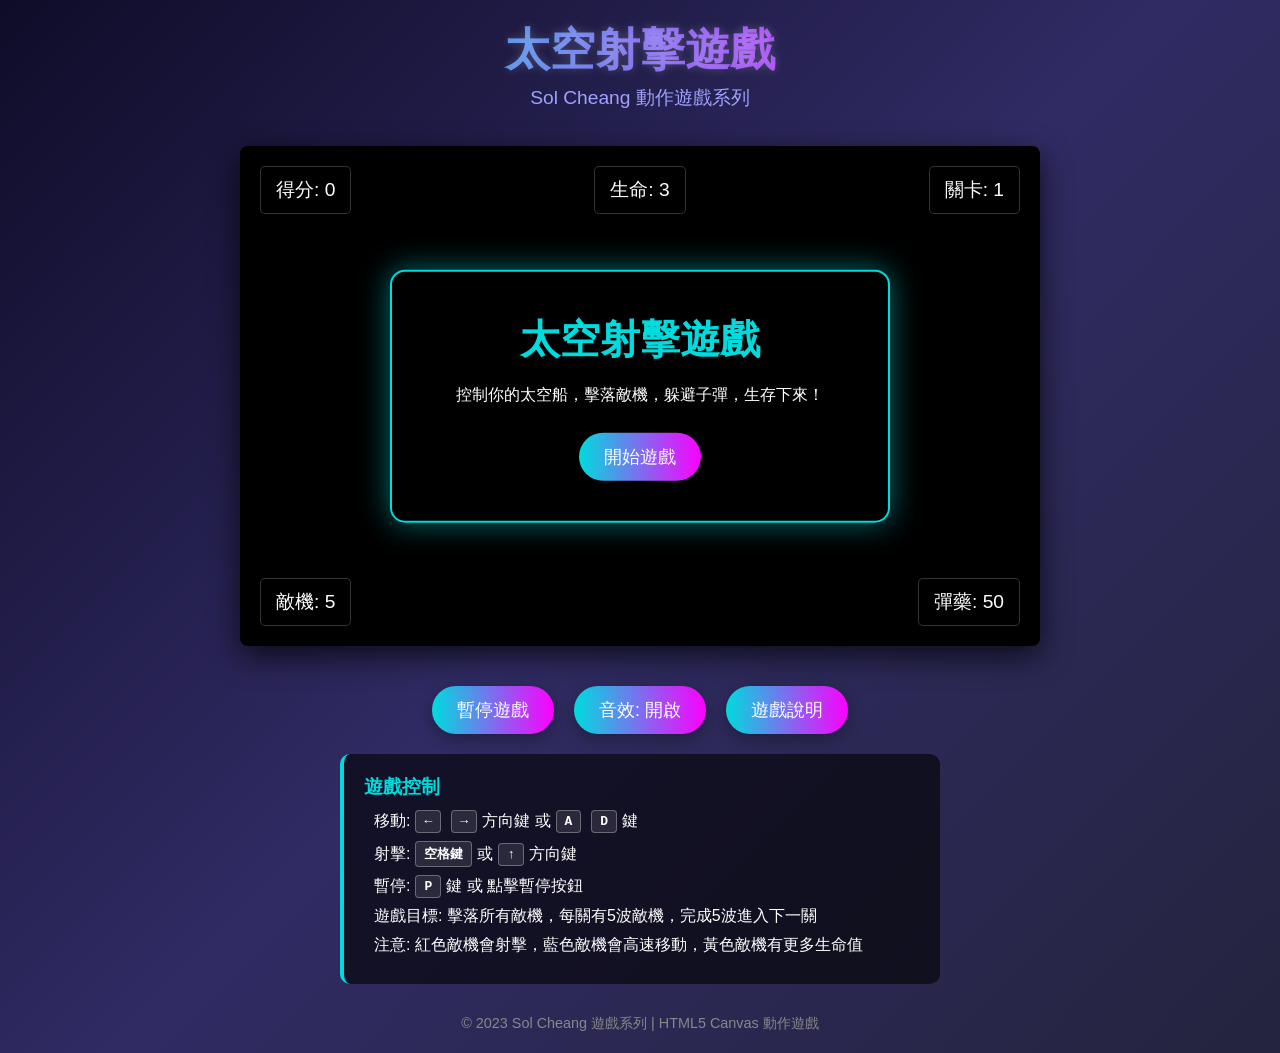
<file: game4.html>
<!DOCTYPE html>
<html lang="zh-HK">
<head>
    <meta charset="UTF-8">
    <meta name="viewport" content="width=device-width, initial-scale=1.0">
    <title>太空射擊遊戲 - Sol Cheang</title>
    <style>
        * {
            margin: 0;
            padding: 0;
            box-sizing: border-box;
        }
        
        body {
            font-family: 'Arial', sans-serif;
            background: linear-gradient(135deg, #0f0c29, #302b63, #24243e);
            color: white;
            min-height: 100vh;
            display: flex;
            flex-direction: column;
            align-items: center;
            justify-content: center;
            padding: 20px;
            overflow-x: hidden;
        }
        
        .game-container {
            display: flex;
            flex-direction: column;
            align-items: center;
            width: 100%;
            max-width: 800px;
        }
        
        header {
            text-align: center;
            margin-bottom: 20px;
            width: 100%;
        }
        
        h1 {
            font-size: 2.8rem;
            margin-bottom: 5px;
            background: linear-gradient(to right, #00dbde, #fc00ff);
            -webkit-background-clip: text;
            -webkit-text-fill-color: transparent;
            text-shadow: 0 0 10px rgba(255, 255, 255, 0.2);
        }
        
        .subtitle {
            font-size: 1.2rem;
            color: #a0a0ff;
            margin-bottom: 15px;
        }
        
        .game-wrapper {
            position: relative;
            width: 100%;
            margin-bottom: 20px;
        }
        
        canvas {
            display: block;
            border-radius: 8px;
            box-shadow: 0 10px 30px rgba(0, 0, 0, 0.7);
            background-color: #000;
            cursor: none;
        }
        
        .ui-overlay {
            position: absolute;
            top: 0;
            left: 0;
            width: 100%;
            height: 100%;
            pointer-events: none;
            display: flex;
            flex-direction: column;
            justify-content: space-between;
            padding: 20px;
        }
        
        .game-info {
            display: flex;
            justify-content: space-between;
            width: 100%;
        }
        
        .info-box {
            background-color: rgba(0, 0, 0, 0.7);
            padding: 10px 15px;
            border-radius: 5px;
            font-size: 1.2rem;
            border: 1px solid rgba(255, 255, 255, 0.2);
        }
        
        .controls {
            display: flex;
            justify-content: center;
            gap: 20px;
            margin-top: 20px;
            flex-wrap: wrap;
        }
        
        .btn {
            background: linear-gradient(to right, #00dbde, #fc00ff);
            border: none;
            color: white;
            padding: 12px 25px;
            font-size: 1.1rem;
            border-radius: 50px;
            cursor: pointer;
            transition: all 0.3s;
            box-shadow: 0 5px 15px rgba(0, 0, 0, 0.3);
        }
        
        .btn:hover {
            transform: translateY(-3px);
            box-shadow: 0 8px 20px rgba(0, 0, 0, 0.4);
        }
        
        .btn:active {
            transform: translateY(1px);
        }
        
        .instructions {
            background-color: rgba(0, 0, 0, 0.6);
            padding: 20px;
            border-radius: 10px;
            margin-top: 20px;
            width: 100%;
            max-width: 600px;
            border-left: 4px solid #00dbde;
        }
        
        .instructions h3 {
            margin-bottom: 10px;
            color: #00dbde;
        }
        
        .instructions ul {
            list-style-type: none;
            padding-left: 10px;
        }
        
        .instructions li {
            margin-bottom: 8px;
            display: flex;
            align-items: center;
        }
        
        .key {
            display: inline-block;
            background-color: rgba(255, 255, 255, 0.1);
            border: 1px solid rgba(255, 255, 255, 0.3);
            padding: 3px 8px;
            border-radius: 4px;
            margin: 0 5px;
            font-family: monospace;
            font-weight: bold;
        }
        
        .game-over {
            position: absolute;
            top: 50%;
            left: 50%;
            transform: translate(-50%, -50%);
            background-color: rgba(0, 0, 0, 0.9);
            padding: 40px;
            border-radius: 15px;
            text-align: center;
            display: none;
            z-index: 10;
            border: 2px solid #ff0055;
            box-shadow: 0 0 30px rgba(255, 0, 85, 0.5);
        }
        
        .game-over h2 {
            font-size: 2.5rem;
            color: #ff0055;
            margin-bottom: 15px;
        }
        
        .game-over p {
            font-size: 1.5rem;
            margin-bottom: 25px;
        }
        
        .start-screen {
            position: absolute;
            top: 50%;
            left: 50%;
            transform: translate(-50%, -50%);
            background-color: rgba(0, 0, 0, 0.9);
            padding: 40px;
            border-radius: 15px;
            text-align: center;
            z-index: 10;
            border: 2px solid #00dbde;
            box-shadow: 0 0 30px rgba(0, 219, 222, 0.5);
            width: 90%;
            max-width: 500px;
        }
        
        .start-screen h2 {
            font-size: 2.5rem;
            color: #00dbde;
            margin-bottom: 15px;
        }
        
        .start-screen p {
            margin-bottom: 25px;
            line-height: 1.6;
        }
        
        footer {
            margin-top: 30px;
            text-align: center;
            color: #888;
            font-size: 0.9rem;
        }
        
        @media (max-width: 768px) {
            h1 {
                font-size: 2rem;
            }
            
            .info-box {
                font-size: 1rem;
                padding: 8px 12px;
            }
            
            .btn {
                padding: 10px 20px;
                font-size: 1rem;
            }
            
            .game-over, .start-screen {
                padding: 25px;
                width: 95%;
            }
        }
        
        @media (max-width: 480px) {
            .controls {
                flex-direction: column;
                align-items: center;
            }
            
            .btn {
                width: 100%;
                max-width: 250px;
            }
        }
    </style>
</head>
<body>
    <div class="game-container">
        <header>
            <h1>太空射擊遊戲</h1>
            <p class="subtitle">Sol Cheang 動作遊戲系列</p>
        </header>
        
        <div class="game-wrapper">
            <canvas id="gameCanvas" width="800" height="500"></canvas>
            
            <div class="ui-overlay">
                <div class="game-info">
                    <div class="info-box">得分: <span id="score">0</span></div>
                    <div class="info-box">生命: <span id="lives">3</span></div>
                    <div class="info-box">關卡: <span id="level">1</span></div>
                </div>
                
                <div class="game-info">
                    <div class="info-box">敵機: <span id="enemies">5</span></div>
                    <div class="info-box">彈藥: <span id="ammo">50</span></div>
                </div>
            </div>
            
            <div id="startScreen" class="start-screen">
                <h2>太空射擊遊戲</h2>
                <p>控制你的太空船，擊落敵機，躲避子彈，生存下來！</p>
                <button id="startBtn" class="btn">開始遊戲</button>
            </div>
            
            <div id="gameOver" class="game-over">
                <h2>遊戲結束</h2>
                <p>最終得分: <span id="finalScore">0</span></p>
                <button id="restartBtn" class="btn">再玩一次</button>
            </div>
        </div>
        
        <div class="controls">
            <button id="pauseBtn" class="btn">暫停遊戲</button>
            <button id="soundBtn" class="btn">音效: 開啟</button>
            <button id="instructionsBtn" class="btn">遊戲說明</button>
        </div>
        
        <div class="instructions">
            <h3>遊戲控制</h3>
            <ul>
                <li>移動: <span class="key">←</span> <span class="key">→</span> 方向鍵 或 <span class="key">A</span> <span class="key">D</span> 鍵</li>
                <li>射擊: <span class="key">空格鍵</span> 或 <span class="key">↑</span> 方向鍵</li>
                <li>暫停: <span class="key">P</span> 鍵 或 點擊暫停按鈕</li>
                <li>遊戲目標: 擊落所有敵機，每關有5波敵機，完成5波進入下一關</li>
                <li>注意: 紅色敵機會射擊，藍色敵機會高速移動，黃色敵機有更多生命值</li>
            </ul>
        </div>
        
        <footer>
            <p>© 2023 Sol Cheang 遊戲系列 | HTML5 Canvas 動作遊戲</p>
        </footer>
    </div>

    <script>
        // 遊戲主變量
        const canvas = document.getElementById('gameCanvas');
        const ctx = canvas.getContext('2d');
        const startScreen = document.getElementById('startScreen');
        const gameOverScreen = document.getElementById('gameOver');
        const startBtn = document.getElementById('startBtn');
        const restartBtn = document.getElementById('restartBtn');
        const pauseBtn = document.getElementById('pauseBtn');
        const soundBtn = document.getElementById('soundBtn');
        const instructionsBtn = document.getElementById('instructionsBtn');
        const scoreElement = document.getElementById('score');
        const livesElement = document.getElementById('lives');
        const levelElement = document.getElementById('level');
        const enemiesElement = document.getElementById('enemies');
        const ammoElement = document.getElementById('ammo');
        const finalScoreElement = document.getElementById('finalScore');
        
        // 遊戲狀態
        let game = {
            running: false,
            paused: false,
            sound: true,
            score: 0,
            lives: 3,
            level: 1,
            wave: 1,
            maxWaves: 5,
            ammo: 50,
            enemies: []
        };
        
        // 玩家飛船
        const player = {
            x: canvas.width / 2,
            y: canvas.height - 60,
            width: 40,
            height: 50,
            speed: 7,
            color: '#00dbde',
            bullets: [],
            lastShot: 0,
            shotDelay: 300 // 毫秒
        };
        
        // 敵人類型
        const enemyTypes = [
            { color: '#ff5555', speed: 2, health: 1, points: 10, shoots: true }, // 紅色 - 會射擊
            { color: '#5555ff', speed: 4, health: 1, points: 15, shoots: false }, // 藍色 - 快速
            { color: '#ffff55', speed: 1.5, health: 3, points: 25, shoots: false } // 黃色 - 高血量
        ];
        
        // 敵人子彈
        let enemyBullets = [];
        
        // 粒子效果 (爆炸)
        let particles = [];
        
        // 遊戲控制
        const keys = {};
        
        // 初始化遊戲
        function init() {
            game.score = 0;
            game.lives = 3;
            game.level = 1;
            game.wave = 1;
            game.ammo = 50;
            player.bullets = [];
            enemyBullets = [];
            particles = [];
            game.enemies = [];
            
            // 生成第一波敵人
            spawnEnemies();
            
            // 更新UI
            updateUI();
            
            // 隱藏遊戲結束畫面，顯示遊戲畫面
            gameOverScreen.style.display = 'none';
            startScreen.style.display = 'none';
            
            // 開始遊戲循環
            game.running = true;
            game.paused = false;
            pauseBtn.textContent = '暫停遊戲';
            
            // 啟動遊戲循環
            if (!game.paused) {
                requestAnimationFrame(gameLoop);
            }
        }
        
        // 生成敵人
        function spawnEnemies() {
            game.enemies = [];
            
            // 根據關卡決定敵人數量
            let enemyCount = 5 + Math.floor(game.level * 1.5);
            
            for (let i = 0; i < enemyCount; i++) {
                // 隨機選擇敵人類型
                const typeIndex = Math.floor(Math.random() * enemyTypes.length);
                const type = enemyTypes[typeIndex];
                
                // 隨機位置
                const x = 30 + Math.random() * (canvas.width - 60);
                const y = 30 + Math.random() * 150;
                
                game.enemies.push({
                    x: x,
                    y: y,
                    width: 35,
                    height: 35,
                    speed: type.speed,
                    color: type.color,
                    health: type.health,
                    maxHealth: type.health,
                    points: type.points,
                    shoots: type.shoots,
                    lastShot: 0,
                    shotDelay: 2000 + Math.random() * 2000 // 射擊間隔
                });
            }
        }
        
        // 遊戲主循環
        function gameLoop(timestamp) {
            if (!game.running || game.paused) return;
            
            // 清除畫布
            ctx.clearRect(0, 0, canvas.width, canvas.height);
            
            // 繪製星空背景
            drawBackground();
            
            // 更新玩家
            updatePlayer();
            drawPlayer();
            
            // 更新玩家子彈
            updateBullets();
            
            // 更新敵人
            updateEnemies();
            
            // 更新敵人子彈
            updateEnemyBullets();
            
            // 更新粒子效果
            updateParticles();
            
            // 檢查碰撞
            checkCollisions();
            
            // 檢查遊戲狀態
            checkGameState();
            
            // 繼續遊戲循環
            requestAnimationFrame(gameLoop);
        }
        
        // 繪製星空背景
        function drawBackground() {
            // 繪製漸變背景
            const gradient = ctx.createLinearGradient(0, 0, 0, canvas.height);
            gradient.addColorStop(0, '#0a0a2a');
            gradient.addColorStop(1, '#000000');
            ctx.fillStyle = gradient;
            ctx.fillRect(0, 0, canvas.width, canvas.height);
            
            // 繪製星星
            ctx.fillStyle = '#ffffff';
            for (let i = 0; i < 100; i++) {
                const x = (i * 13) % canvas.width;
                const y = (i * 7) % canvas.height;
                const size = Math.random() * 2;
                ctx.beginPath();
                ctx.arc(x, y, size, 0, Math.PI * 2);
                ctx.fill();
            }
        }
        
        // 更新玩家位置
        function updatePlayer() {
            // 左右移動
            if (keys['ArrowLeft'] || keys['KeyA']) {
                player.x -= player.speed;
            }
            if (keys['ArrowRight'] || keys['KeyD']) {
                player.x += player.speed;
            }
            
            // 限制玩家在畫布內移動
            if (player.x < 0) player.x = 0;
            if (player.x > canvas.width - player.width) player.x = canvas.width - player.width;
            
            // 射擊
            if ((keys['Space'] || keys['ArrowUp']) && game.ammo > 0) {
                const currentTime = Date.now();
                if (currentTime - player.lastShot > player.shotDelay) {
                    player.bullets.push({
                        x: player.x + player.width / 2 - 3,
                        y: player.y,
                        width: 6,
                        height: 15,
                        speed: 10,
                        color: '#00ffaa'
                    });
                    
                    player.lastShot = currentTime;
                    game.ammo--;
                    updateUI();
                    
                    // 播放射擊音效
                    if (game.sound) playShootSound();
                }
            }
        }
        
        // 繪製玩家飛船
        function drawPlayer() {
            // 飛船主體
            ctx.fillStyle = player.color;
            ctx.beginPath();
            ctx.moveTo(player.x + player.width / 2, player.y);
            ctx.lineTo(player.x, player.y + player.height);
            ctx.lineTo(player.x + player.width, player.y + player.height);
            ctx.closePath();
            ctx.fill();
            
            // 飛船引擎效果
            ctx.fillStyle = '#ffff00';
            ctx.beginPath();
            ctx.ellipse(player.x + player.width / 2, player.y + player.height + 5, 8, 3, 0, 0, Math.PI * 2);
            ctx.fill();
            
            // 飛船細節
            ctx.fillStyle = '#ffffff';
            ctx.fillRect(player.x + player.width / 2 - 5, player.y + 10, 10, 8);
        }
        
        // 更新子彈
        function updateBullets() {
            for (let i = player.bullets.length - 1; i >= 0; i--) {
                const bullet = player.bullets[i];
                bullet.y -= bullet.speed;
                
                // 繪製子彈
                ctx.fillStyle = bullet.color;
                ctx.fillRect(bullet.x, bullet.y, bullet.width, bullet.height);
                
                // 添加子彈尾跡
                ctx.fillStyle = 'rgba(0, 255, 170, 0.5)';
                ctx.fillRect(bullet.x + 1, bullet.y + bullet.height, bullet.width - 2, 5);
                
                // 移除超出畫布的子彈
                if (bullet.y < 0) {
                    player.bullets.splice(i, 1);
                }
            }
        }
        
        // 更新敵人
        function updateEnemies() {
            for (let i = game.enemies.length - 1; i >= 0; i--) {
                const enemy = game.enemies[i];
                
                // 移動敵人
                enemy.y += enemy.speed * (0.5 + game.level * 0.1);
                
                // 敵人左右擺動
                enemy.x += Math.sin(Date.now() / 1000 + i) * 1.5;
                
                // 限制敵人在畫布內
                if (enemy.x < 0) enemy.x = 0;
                if (enemy.x > canvas.width - enemy.width) enemy.x = canvas.width - enemy.width;
                
                // 繪製敵人
                drawEnemy(enemy);
                
                // 敵人射擊
                if (enemy.shoots) {
                    const currentTime = Date.now();
                    if (currentTime - enemy.lastShot > enemy.shotDelay) {
                        enemyBullets.push({
                            x: enemy.x + enemy.width / 2 - 2,
                            y: enemy.y + enemy.height,
                            width: 4,
                            height: 10,
                            speed: 5,
                            color: '#ff5555'
                        });
                        
                        enemy.lastShot = currentTime;
                    }
                }
                
                // 移除超出畫布的敵人
                if (enemy.y > canvas.height) {
                    game.enemies.splice(i, 1);
                }
            }
            
            // 更新敵人數量顯示
            enemiesElement.textContent = game.enemies.length;
        }
        
        // 繪製敵人
        function drawEnemy(enemy) {
            // 敵人主體
            ctx.fillStyle = enemy.color;
            ctx.beginPath();
            ctx.ellipse(enemy.x + enemy.width / 2, enemy.y + enemy.height / 2, enemy.width / 2, enemy.height / 2, 0, 0, Math.PI * 2);
            ctx.fill();
            
            // 生命條
            if (enemy.health < enemy.maxHealth) {
                const healthPercent = enemy.health / enemy.maxHealth;
                ctx.fillStyle = '#ff0000';
                ctx.fillRect(enemy.x, enemy.y - 10, enemy.width, 4);
                ctx.fillStyle = '#00ff00';
                ctx.fillRect(enemy.x, enemy.y - 10, enemy.width * healthPercent, 4);
            }
            
            // 敵人眼睛
            ctx.fillStyle = '#ffffff';
            ctx.beginPath();
            ctx.arc(enemy.x + enemy.width / 3, enemy.y + enemy.height / 3, 4, 0, Math.PI * 2);
            ctx.arc(enemy.x + 2 * enemy.width / 3, enemy.y + enemy.height / 3, 4, 0, Math.PI * 2);
            ctx.fill();
            
            // 敵人瞳孔
            ctx.fillStyle = '#000000';
            ctx.beginPath();
            ctx.arc(enemy.x + enemy.width / 3, enemy.y + enemy.height / 3, 2, 0, Math.PI * 2);
            ctx.arc(enemy.x + 2 * enemy.width / 3, enemy.y + enemy.height / 3, 2, 0, Math.PI * 2);
            ctx.fill();
        }
        
        // 更新敵人子彈
        function updateEnemyBullets() {
            for (let i = enemyBullets.length - 1; i >= 0; i--) {
                const bullet = enemyBullets[i];
                bullet.y += bullet.speed;
                
                // 繪製子彈
                ctx.fillStyle = bullet.color;
                ctx.fillRect(bullet.x, bullet.y, bullet.width, bullet.height);
                
                // 移除超出畫布的子彈
                if (bullet.y > canvas.height) {
                    enemyBullets.splice(i, 1);
                }
            }
        }
        
        // 更新粒子效果
        function updateParticles() {
            for (let i = particles.length - 1; i >= 0; i--) {
                const particle = particles[i];
                particle.x += particle.vx;
                particle.y += particle.vy;
                particle.alpha -= 0.02;
                
                // 繪製粒子
                ctx.globalAlpha = particle.alpha;
                ctx.fillStyle = particle.color;
                ctx.beginPath();
                ctx.arc(particle.x, particle.y, particle.size, 0, Math.PI * 2);
                ctx.fill();
                
                // 移除透明度為0的粒子
                if (particle.alpha <= 0) {
                    particles.splice(i, 1);
                }
            }
            ctx.globalAlpha = 1.0;
        }
        
        // 檢查碰撞
        function checkCollisions() {
            // 檢查玩家子彈擊中敵人
            for (let i = player.bullets.length - 1; i >= 0; i--) {
                const bullet = player.bullets[i];
                
                for (let j = game.enemies.length - 1; j >= 0; j--) {
                    const enemy = game.enemies[j];
                    
                    if (bullet.x < enemy.x + enemy.width &&
                        bullet.x + bullet.width > enemy.x &&
                        bullet.y < enemy.y + enemy.height &&
                        bullet.y + bullet.height > enemy.y) {
                        
                        // 擊中敵人
                        enemy.health--;
                        
                        // 創建擊中效果
                        createParticles(enemy.x + enemy.width / 2, enemy.y + enemy.height / 2, enemy.color);
                        
                        // 移除子彈
                        player.bullets.splice(i, 1);
                        
                        // 如果敵人生命值為0，消滅敵人
                        if (enemy.health <= 0) {
                            // 增加分數
                            game.score += enemy.points;
                            
                            // 創建爆炸效果
                            createExplosion(enemy.x + enemy.width / 2, enemy.y + enemy.height / 2, enemy.color);
                            
                            // 有機率掉落彈藥
                            if (Math.random() < 0.3) {
                                createAmmoPickup(enemy.x + enemy.width / 2, enemy.y + enemy.height / 2);
                            }
                            
                            // 移除敵人
                            game.enemies.splice(j, 1);
                            
                            // 播放爆炸音效
                            if (game.sound) playExplosionSound();
                        }
                        
                        updateUI();
                        break;
                    }
                }
            }
            
            // 檢查敵人子彈擊中玩家
            for (let i = enemyBullets.length - 1; i >= 0; i--) {
                const bullet = enemyBullets[i];
                
                if (bullet.x < player.x + player.width &&
                    bullet.x + bullet.width > player.x &&
                    bullet.y < player.y + player.height &&
                    bullet.y + bullet.height > player.y) {
                    
                    // 擊中玩家
                    game.lives--;
                    updateUI();
                    
                    // 創建擊中效果
                    createParticles(player.x + player.width / 2, player.y + player.height / 2, '#ff0000');
                    
                    // 移除子彈
                    enemyBullets.splice(i, 1);
                    
                    // 播放擊中音效
                    if (game.sound) playHitSound();
                    
                    // 如果生命值為0，遊戲結束
                    if (game.lives <= 0) {
                        gameOver();
                    }
                }
            }
            
            // 檢查玩家撞到敵人
            for (let i = game.enemies.length - 1; i >= 0; i--) {
                const enemy = game.enemies[i];
                
                if (player.x < enemy.x + enemy.width &&
                    player.x + player.width > enemy.x &&
                    player.y < enemy.y + enemy.height &&
                    player.y + player.height > enemy.y) {
                    
                    // 玩家和敵人都受到傷害
                    game.lives--;
                    enemy.health--;
                    
                    // 創建爆炸效果
                    createExplosion(enemy.x + enemy.width / 2, enemy.y + enemy.height / 2, '#ff0000');
                    
                    updateUI();
                    
                    // 如果敵人生命值為0，消滅敵人
                    if (enemy.health <= 0) {
                        game.score += enemy.points;
                        game.enemies.splice(i, 1);
                    }
                    
                    // 如果生命值為0，遊戲結束
                    if (game.lives <= 0) {
                        gameOver();
                    }
                    
                    // 播放擊中音效
                    if (game.sound) playHitSound();
                }
            }
            
            // 檢查玩家撿到彈藥
            for (let i = 0; i < particles.length; i++) {
                const particle = particles[i];
                
                // 檢查是否是彈藥拾取粒子
                if (particle.isAmmo && 
                    particle.x < player.x + player.width &&
                    particle.x > player.x &&
                    particle.y < player.y + player.height &&
                    particle.y > player.y) {
                    
                    // 增加彈藥
                    game.ammo += 10;
                    updateUI();
                    
                    // 移除粒子
                    particles.splice(i, 1);
                    
                    // 播放拾取音效
                    if (game.sound) playPickupSound();
                    
                    break;
                }
            }
        }
        
        // 創建粒子效果
        function createParticles(x, y, color) {
            for (let i = 0; i < 5; i++) {
                particles.push({
                    x: x,
                    y: y,
                    size: Math.random() * 3 + 1,
                    vx: (Math.random() - 0.5) * 5,
                    vy: (Math.random() - 0.5) * 5,
                    color: color,
                    alpha: 0.8,
                    isAmmo: false
                });
            }
        }
        
        // 創建爆炸效果
        function createExplosion(x, y, color) {
            for (let i = 0; i < 15; i++) {
                particles.push({
                    x: x,
                    y: y,
                    size: Math.random() * 4 + 2,
                    vx: (Math.random() - 0.5) * 8,
                    vy: (Math.random() - 0.5) * 8,
                    color: color,
                    alpha: 1.0,
                    isAmmo: false
                });
            }
        }
        
        // 創建彈藥拾取
        function createAmmoPickup(x, y) {
            particles.push({
                x: x,
                y: y,
                size: 8,
                vx: 0,
                vy: 2,
                color: '#00ffaa',
                alpha: 1.0,
                isAmmo: true
            });
        }
        
        // 檢查遊戲狀態
        function checkGameState() {
            // 檢查是否消滅了所有敵人
            if (game.enemies.length === 0) {
                // 完成一波敵人
                game.wave++;
                
                // 如果完成了所有波數，進入下一關
                if (game.wave > game.maxWaves) {
                    game.level++;
                    game.wave = 1;
                    
                    // 增加獎勵生命
                    if (game.level % 2 === 0) {
                        game.lives++;
                    }
                }
                
                // 生成新一波敵人
                spawnEnemies();
                updateUI();
                
                // 補充部分彈藥
                game.ammo = Math.min(game.ammo + 20, 100);
                updateUI();
            }
        }
        
        // 遊戲結束
        function gameOver() {
            game.running = false;
            finalScoreElement.textContent = game.score;
            gameOverScreen.style.display = 'block';
            
            // 播放遊戲結束音效
            if (game.sound) playGameOverSound();
        }
        
        // 更新UI
        function updateUI() {
            scoreElement.textContent = game.score;
            livesElement.textContent = game.lives;
            levelElement.textContent = game.level;
            enemiesElement.textContent = game.enemies.length;
            ammoElement.textContent = game.ammo;
        }
        
        // 音效函數（使用Web Audio API模擬音效）
        function playShootSound() {
            // 簡單的音效生成
            try {
                const audioContext = new (window.AudioContext || window.webkitAudioContext)();
                const oscillator = audioContext.createOscillator();
                const gainNode = audioContext.createGain();
                
                oscillator.connect(gainNode);
                gainNode.connect(audioContext.destination);
                
                oscillator.frequency.setValueAtTime(800, audioContext.currentTime);
                oscillator.type = 'sine';
                
                gainNode.gain.setValueAtTime(0.1, audioContext.currentTime);
                gainNode.gain.exponentialRampToValueAtTime(0.01, audioContext.currentTime + 0.1);
                
                oscillator.start(audioContext.currentTime);
                oscillator.stop(audioContext.currentTime + 0.1);
            } catch (e) {
                console.log("音效播放失敗: ", e);
            }
        }
        
        function playExplosionSound() {
            try {
                const audioContext = new (window.AudioContext || window.webkitAudioContext)();
                const oscillator = audioContext.createOscillator();
                const gainNode = audioContext.createGain();
                
                oscillator.connect(gainNode);
                gainNode.connect(audioContext.destination);
                
                oscillator.frequency.setValueAtTime(100, audioContext.currentTime);
                oscillator.type = 'sawtooth';
                
                gainNode.gain.setValueAtTime(0.3, audioContext.currentTime);
                gainNode.gain.exponentialRampToValueAtTime(0.01, audioContext.currentTime + 0.5);
                
                oscillator.start(audioContext.currentTime);
                oscillator.stop(audioContext.currentTime + 0.5);
            } catch (e) {
                console.log("音效播放失敗: ", e);
            }
        }
        
        function playHitSound() {
            try {
                const audioContext = new (window.AudioContext || window.webkitAudioContext)();
                const oscillator = audioContext.createOscillator();
                const gainNode = audioContext.createGain();
                
                oscillator.connect(gainNode);
                gainNode.connect(audioContext.destination);
                
                oscillator.frequency.setValueAtTime(300, audioContext.currentTime);
                oscillator.type = 'triangle';
                
                gainNode.gain.setValueAtTime(0.2, audioContext.currentTime);
                gainNode.gain.exponentialRampToValueAtTime(0.01, audioContext.currentTime + 0.2);
                
                oscillator.start(audioContext.currentTime);
                oscillator.stop(audioContext.currentTime + 0.2);
            } catch (e) {
                console.log("音效播放失敗: ", e);
            }
        }
        
        function playPickupSound() {
            try {
                const audioContext = new (window.AudioContext || window.webkitAudioContext)();
                const oscillator = audioContext.createOscillator();
                const gainNode = audioContext.createGain();
                
                oscillator.connect(gainNode);
                gainNode.connect(audioContext.destination);
                
                oscillator.frequency.setValueAtTime(523.25, audioContext.currentTime); // C5
                oscillator.type = 'sine';
                
                gainNode.gain.setValueAtTime(0.2, audioContext.currentTime);
                gainNode.gain.exponentialRampToValueAtTime(0.01, audioContext.currentTime + 0.3);
                
                oscillator.start(audioContext.currentTime);
                oscillator.stop(audioContext.currentTime + 0.3);
            } catch (e) {
                console.log("音效播放失敗: ", e);
            }
        }
        
        function playGameOverSound() {
            try {
                const audioContext = new (window.AudioContext || window.webkitAudioContext)();
                
                // 播放兩個音符
                for (let i = 0; i < 2; i++) {
                    const oscillator = audioContext.createOscillator();
                    const gainNode = audioContext.createGain();
                    
                    oscillator.connect(gainNode);
                    gainNode.connect(audioContext.destination);
                    
                    oscillator.frequency.setValueAtTime(i === 0 ? 220 : 110, audioContext.currentTime + i * 0.3); // A3, A2
                    oscillator.type = 'sine';
                    
                    gainNode.gain.setValueAtTime(0.3, audioContext.currentTime + i * 0.3);
                    gainNode.gain.exponentialRampToValueAtTime(0.01, audioContext.currentTime + (i * 0.3) + 0.5);
                    
                    oscillator.start(audioContext.currentTime + i * 0.3);
                    oscillator.stop(audioContext.currentTime + (i * 0.3) + 0.5);
                }
            } catch (e) {
                console.log("音效播放失敗: ", e);
            }
        }
        
        // 事件監聽器
        startBtn.addEventListener('click', init);
        
        restartBtn.addEventListener('click', () => {
            gameOverScreen.style.display = 'none';
            init();
        });
        
        pauseBtn.addEventListener('click', () => {
            if (game.running) {
                game.paused = !game.paused;
                pauseBtn.textContent = game.paused ? '繼續遊戲' : '暫停遊戲';
                
                if (!game.paused) {
                    requestAnimationFrame(gameLoop);
                }
            }
        });
        
        soundBtn.addEventListener('click', () => {
            game.sound = !game.sound;
            soundBtn.textContent = game.sound ? '音效: 開啟' : '音效: 關閉';
        });
        
        instructionsBtn.addEventListener('click', () => {
            alert('遊戲控制:\n\n移動: 方向鍵 ← → 或 A D 鍵\n射擊: 空格鍵 或 ↑ 方向鍵\n暫停: P 鍵\n\n遊戲目標: 擊落所有敵機，每關有5波敵機，完成5波進入下一關。\n注意: 紅色敵機會射擊，藍色敵機會高速移動，黃色敵機有更多生命值。');
        });
        
        // 鍵盤控制
        window.addEventListener('keydown', (e) => {
            keys[e.code] = true;
            
            // 防止空格鍵滾動頁面
            if (e.code === 'Space') {
                e.preventDefault();
            }
            
            // P鍵暫停遊戲
            if (e.code === 'KeyP' && game.running) {
                game.paused = !game.paused;
                pauseBtn.textContent = game.paused ? '繼續遊戲' : '暫停遊戲';
                
                if (!game.paused) {
                    requestAnimationFrame(gameLoop);
                }
            }
        });
        
        window.addEventListener('keyup', (e) => {
            keys[e.code] = false;
        });
        
        // 初始顯示開始畫面
        startScreen.style.display = 'block';
        
        // 防止上下文選單
        canvas.addEventListener('contextmenu', (e) => {
            e.preventDefault();
        });
        
        console.log("遊戲載入完成！點擊開始遊戲按鈕開始遊玩。");
    </script>
</body>
</html>
</file>
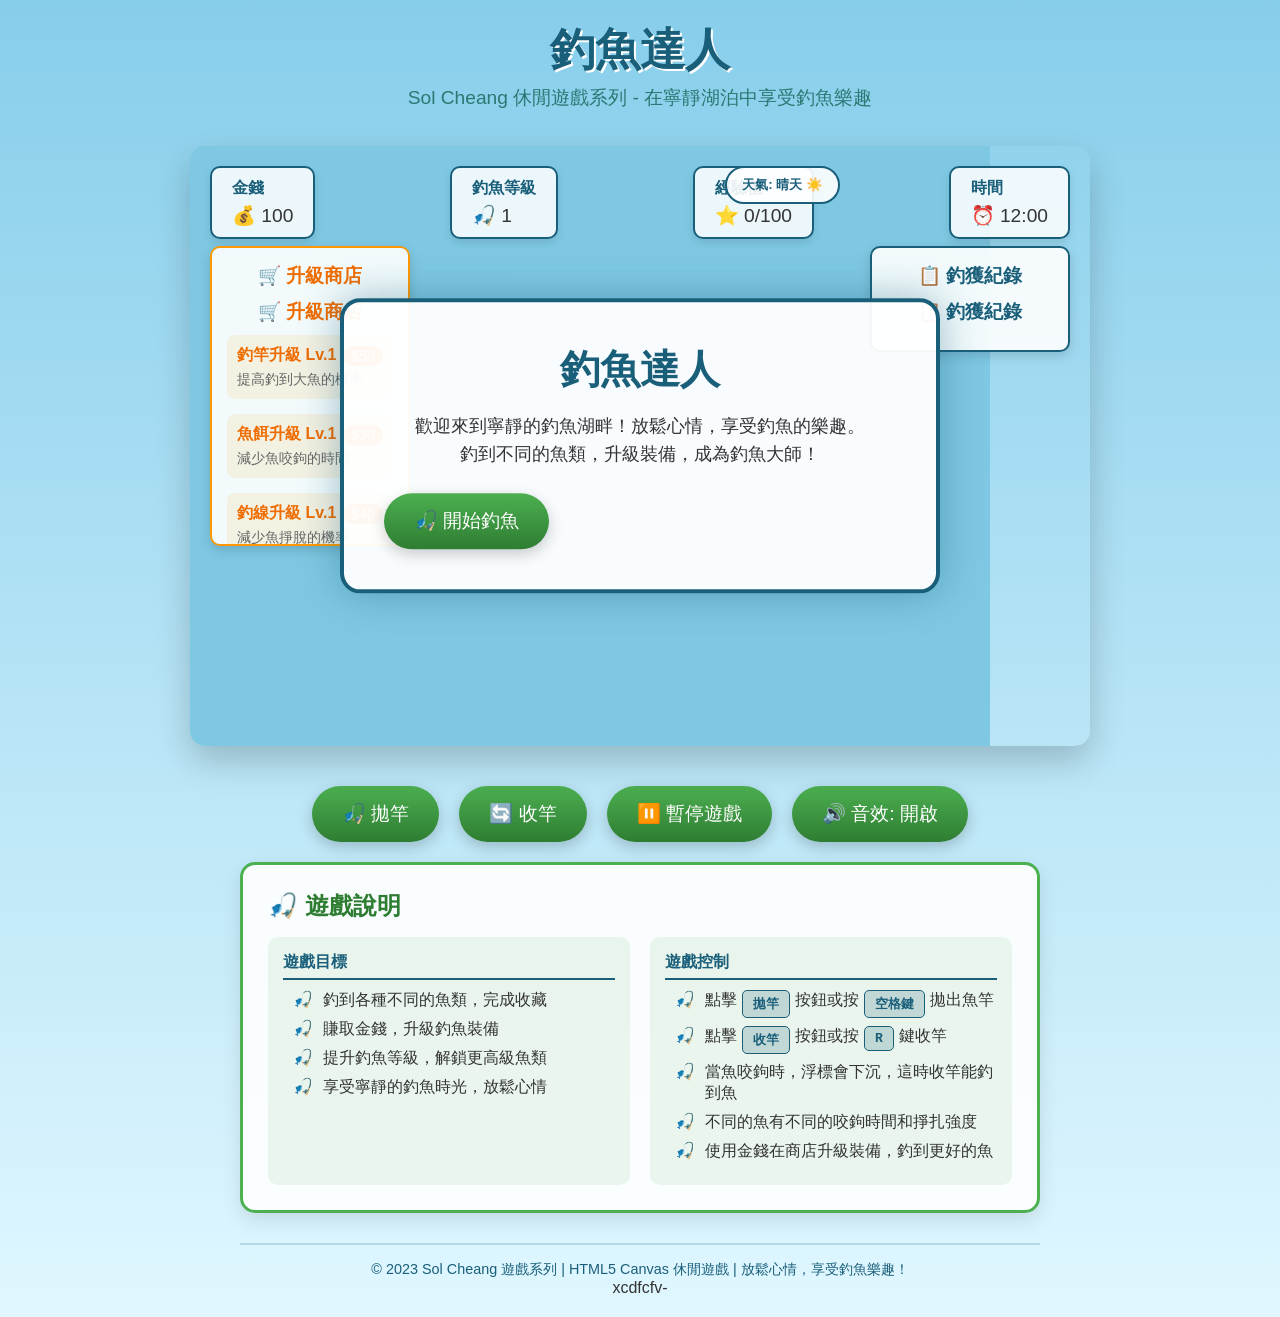
<file: game5.html>
<!DOCTYPE html>
<html lang="zh-HK">
<head>
    <meta charset="UTF-8">
    <meta name="viewport" content="width=device-width, initial-scale=1.0">
    <title>釣魚達人 - Sol Cheang 休閒遊戲</title>
    <style>
        * {
            margin: 0;
            padding: 0;
            box-sizing: border-box;
        }
        
        body {
            font-family: 'Arial', sans-serif;
            background: linear-gradient(to bottom, #87CEEB, #E0F7FF);
            color: #333;
            min-height: 100vh;
            display: flex;
            flex-direction: column;
            align-items: center;
            justify-content: center;
            padding: 20px;
            overflow-x: hidden;
        }
        
        .game-container {
            display: flex;
            flex-direction: column;
            align-items: center;
            width: 100%;
            max-width: 900px;
        }
        
        header {
            text-align: center;
            margin-bottom: 20px;
            width: 100%;
        }
        
        h1 {
            font-size: 2.8rem;
            margin-bottom: 5px;
            color: #1a5f7a;
            text-shadow: 2px 2px 0 #fff;
        }
        
        .subtitle {
            font-size: 1.2rem;
            color: #2c7873;
            margin-bottom: 15px;
        }
        
        .game-wrapper {
            position: relative;
            width: 100%;
            margin-bottom: 20px;
            border-radius: 15px;
            overflow: hidden;
            box-shadow: 0 15px 35px rgba(0, 0, 0, 0.2);
        }
        
        canvas {
            display: block;
            background-color: #7EC8E3;
        }
        
        .ui-overlay {
            position: absolute;
            top: 0;
            left: 0;
            width: 100%;
            height: 100%;
            pointer-events: none;
            display: flex;
            flex-direction: column;
            justify-content: space-between;
            padding: 20px;
        }
        
        .game-info {
            display: flex;
            justify-content: space-between;
            width: 100%;
        }
        
        .info-box {
            background-color: rgba(255, 255, 255, 0.85);
            padding: 10px 20px;
            border-radius: 10px;
            font-size: 1.2rem;
            border: 2px solid #1a5f7a;
            box-shadow: 0 4px 8px rgba(0, 0, 0, 0.1);
            pointer-events: auto;
        }
        
        .info-box h3 {
            color: #1a5f7a;
            margin-bottom: 5px;
            font-size: 1rem;
        }
        
        .fish-collection {
            position: absolute;
            right: 20px;
            top: 100px;
            background-color: rgba(255, 255, 255, 0.9);
            padding: 15px;
            border-radius: 10px;
            border: 2px solid #1a5f7a;
            box-shadow: 0 4px 12px rgba(0, 0, 0, 0.15);
            width: 200px;
            pointer-events: auto;
            max-height: 300px;
            overflow-y: auto;
        }
        
        .fish-collection h3 {
            color: #1a5f7a;
            margin-bottom: 10px;
            text-align: center;
        }
        
        .fish-item {
            display: flex;
            align-items: center;
            margin-bottom: 8px;
            padding: 5px;
            border-radius: 5px;
            background-color: rgba(26, 95, 122, 0.1);
        }
        
        .fish-icon {
            font-size: 1.5rem;
            margin-right: 10px;
        }
        
        .fish-name {
            flex-grow: 1;
            font-weight: bold;
        }
        
        .fish-count {
            background-color: #1a5f7a;
            color: white;
            padding: 2px 8px;
            border-radius: 10px;
            font-size: 0.9rem;
        }
        
        .controls {
            display: flex;
            justify-content: center;
            gap: 20px;
            margin-top: 20px;
            flex-wrap: wrap;
        }
        
        .btn {
            background: linear-gradient(to bottom, #4CAF50, #2E7D32);
            border: none;
            color: white;
            padding: 15px 30px;
            font-size: 1.2rem;
            border-radius: 50px;
            cursor: pointer;
            transition: all 0.3s;
            box-shadow: 0 5px 15px rgba(0, 0, 0, 0.2);
            display: flex;
            align-items: center;
            gap: 10px;
        }
        
        .btn:hover {
            transform: translateY(-3px);
            box-shadow: 0 8px 20px rgba(0, 0, 0, 0.3);
            background: linear-gradient(to bottom, #5CBF5F, #388E3C);
        }
        
        .btn:active {
            transform: translateY(1px);
        }
        
        .btn-secondary {
            background: linear-gradient(to bottom, #FF9800, #EF6C00);
        }
        
        .btn-secondary:hover {
            background: linear-gradient(to bottom, #FFB74D, #F57C00);
        }
        
        .instructions {
            background-color: rgba(255, 255, 255, 0.9);
            padding: 25px;
            border-radius: 15px;
            margin-top: 20px;
            width: 100%;
            max-width: 800px;
            border: 3px solid #4CAF50;
            box-shadow: 0 8px 20px rgba(0, 0, 0, 0.1);
        }
        
        .instructions h3 {
            margin-bottom: 15px;
            color: #2E7D32;
            font-size: 1.5rem;
            display: flex;
            align-items: center;
            gap: 10px;
        }
        
        .instructions-content {
            display: grid;
            grid-template-columns: 1fr 1fr;
            gap: 20px;
        }
        
        .instructions-section {
            background-color: rgba(76, 175, 80, 0.1);
            padding: 15px;
            border-radius: 10px;
        }
        
        .instructions-section h4 {
            color: #1a5f7a;
            margin-bottom: 10px;
            border-bottom: 2px solid #1a5f7a;
            padding-bottom: 5px;
        }
        
        .instructions-section ul {
            list-style-type: none;
            padding-left: 10px;
        }
        
        .instructions-section li {
            margin-bottom: 8px;
            display: flex;
            align-items: flex-start;
        }
        
        .instructions-section li:before {
            content: "🎣";
            margin-right: 10px;
        }
        
        .key {
            display: inline-block;
            background-color: rgba(26, 95, 122, 0.2);
            border: 1px solid #1a5f7a;
            padding: 4px 10px;
            border-radius: 5px;
            margin: 0 5px;
            font-family: monospace;
            font-weight: bold;
            color: #1a5f7a;
        }
        
        .start-screen {
            position: absolute;
            top: 50%;
            left: 50%;
            transform: translate(-50%, -50%);
            background-color: rgba(255, 255, 255, 0.95);
            padding: 40px;
            border-radius: 20px;
            text-align: center;
            z-index: 10;
            border: 4px solid #1a5f7a;
            box-shadow: 0 0 40px rgba(26, 95, 122, 0.4);
            width: 90%;
            max-width: 600px;
        }
        
        .start-screen h2 {
            font-size: 2.5rem;
            color: #1a5f7a;
            margin-bottom: 15px;
        }
        
        .start-screen p {
            margin-bottom: 25px;
            line-height: 1.6;
            color: #333;
            font-size: 1.1rem;
        }
        
        .fish-size {
            font-size: 0.9rem;
            color: #666;
            margin-top: 5px;
        }
        
        .upgrade-shop {
            position: absolute;
            left: 20px;
            top: 100px;
            background-color: rgba(255, 255, 255, 0.9);
            padding: 15px;
            border-radius: 10px;
            border: 2px solid #FF9800;
            box-shadow: 0 4px 12px rgba(0, 0, 0, 0.15);
            width: 200px;
            pointer-events: auto;
            max-height: 300px;
            overflow-y: auto;
        }
        
        .upgrade-shop h3 {
            color: #EF6C00;
            margin-bottom: 10px;
            text-align: center;
        }
        
        .upgrade-item {
            display: flex;
            flex-direction: column;
            margin-bottom: 15px;
            padding: 10px;
            border-radius: 8px;
            background-color: rgba(255, 152, 0, 0.1);
            cursor: pointer;
            transition: all 0.2s;
        }
        
        .upgrade-item:hover {
            background-color: rgba(255, 152, 0, 0.2);
            transform: translateX(5px);
        }
        
        .upgrade-item.disabled {
            opacity: 0.5;
            cursor: not-allowed;
        }
        
        .upgrade-item.disabled:hover {
            transform: none;
            background-color: rgba(255, 152, 0, 0.1);
        }
        
        .upgrade-header {
            display: flex;
            justify-content: space-between;
            align-items: center;
            margin-bottom: 5px;
        }
        
        .upgrade-name {
            font-weight: bold;
            color: #EF6C00;
        }
        
        .upgrade-cost {
            background-color: #EF6C00;
            color: white;
            padding: 2px 8px;
            border-radius: 10px;
            font-size: 0.9rem;
        }
        
        .upgrade-desc {
            font-size: 0.85rem;
            color: #666;
        }
        
        .bubble {
            position: absolute;
            background-color: rgba(255, 255, 255, 0.3);
            border-radius: 50%;
            pointer-events: none;
            z-index: 1;
        }
        
        .weather-toggle {
            position: absolute;
            top: 20px;
            right: 250px;
            pointer-events: auto;
        }
        
        .weather-btn {
            background-color: rgba(255, 255, 255, 0.9);
            border: 2px solid #1a5f7a;
            color: #1a5f7a;
            padding: 8px 15px;
            border-radius: 20px;
            cursor: pointer;
            font-weight: bold;
            transition: all 0.3s;
        }
        
        .weather-btn:hover {
            background-color: #1a5f7a;
            color: white;
        }
        
        footer {
            margin-top: 30px;
            text-align: center;
            color: #1a5f7a;
            font-size: 0.9rem;
            width: 100%;
            max-width: 800px;
            padding-top: 15px;
            border-top: 2px solid rgba(26, 95, 122, 0.2);
        }
        
        @media (max-width: 768px) {
            h1 {
                font-size: 2rem;
            }
            
            .info-box {
                font-size: 1rem;
                padding: 8px 12px;
            }
            
            .btn {
                padding: 12px 24px;
                font-size: 1rem;
            }
            
            .start-screen {
                padding: 25px;
                width: 95%;
            }
            
            .fish-collection, .upgrade-shop {
                position: static;
                width: 100%;
                margin-bottom: 15px;
                max-height: 200px;
            }
            
            .instructions-content {
                grid-template-columns: 1fr;
            }
            
            .weather-toggle {
                position: static;
                margin-bottom: 10px;
            }
        }
        
        @media (max-width: 480px) {
            .controls {
                flex-direction: column;
                align-items: center;
            }
            
            .btn {
                width: 100%;
                max-width: 250px;
                justify-content: center;
            }
            
            .game-info {
                flex-wrap: wrap;
                gap: 10px;
            }
            
            .info-box {
                flex: 1;
                min-width: 45%;
            }
        }
    </style>
</head>
<body>
    <div class="game-container">
        <header>
            <h1>釣魚達人</h1>
            <p class="subtitle">Sol Cheang 休閒遊戲系列 - 在寧靜湖泊中享受釣魚樂趣</p>
        </header>
        
        <div class="game-wrapper">
            <canvas id="gameCanvas" width="800" height="600"></canvas>
            
            <div class="ui-overlay">
                <div class="game-info">
                    <div class="info-box">
                        <h3>金錢</h3>
                        <div>💰 <span id="money">100</span></div>
                    </div>
                    <div class="info-box">
                        <h3>釣魚等級</h3>
                        <div>🎣 <span id="level">1</span></div>
                    </div>
                    <div class="info-box">
                        <h3>經驗值</h3>
                        <div>⭐ <span id="exp">0</span>/<span id="expNeeded">100</span></div>
                    </div>
                    <div class="info-box">
                        <h3>時間</h3>
                        <div>⏰ <span id="time">12:00</span></div>
                    </div>
                </div>
                
                <div class="weather-toggle">
                    <button id="weatherBtn" class="weather-btn">天氣: 晴天 ☀️</button>
                </div>
                
                <div class="fish-collection">
                    <h3>📋 釣獲紀錄</h3>
                    <div id="fishCollection"></div>
                </div>
                
                <div class="upgrade-shop">
                    <h3>🛒 升級商店</h3>
                    <div id="upgradeShop"></div>
                </div>
            </div>
            
            <div id="startScreen" class="start-screen">
                <h2>釣魚達人</h2>
                <p>歡迎來到寧靜的釣魚湖畔！放鬆心情，享受釣魚的樂趣。<br>
                釣到不同的魚類，升級裝備，成為釣魚大師！</p>
                <button id="startBtn" class="btn">🎣 開始釣魚</button>
            </div>
        </div>
        
        <div class="controls">
            <button id="castBtn" class="btn">🎣 拋竿</button>
            <button id="reelBtn" class="btn">🔄 收竿</button>
            <button id="pauseBtn" class="btn">⏸️ 暫停遊戲</button>
            <button id="soundBtn" class="btn">🔊 音效: 開啟</button>
        </div>
        
        <div class="instructions">
            <h3>🎣 遊戲說明</h3>
            <div class="instructions-content">
                <div class="instructions-section">
                    <h4>遊戲目標</h4>
                    <ul>
                        <li>釣到各種不同的魚類，完成收藏</li>
                        <li>賺取金錢，升級釣魚裝備</li>
                        <li>提升釣魚等級，解鎖更高級魚類</li>
                        <li>享受寧靜的釣魚時光，放鬆心情</li>
                    </ul>
                </div>
                <div class="instructions-section">
                    <h4>遊戲控制</h4>
                    <ul>
                        <li>點擊 <span class="key">拋竿</span> 按鈕或按 <span class="key">空格鍵</span> 拋出魚竿</li>
                        <li>點擊 <span class="key">收竿</span> 按鈕或按 <span class="key">R</span> 鍵收竿</li>
                        <li>當魚咬鉤時，浮標會下沉，這時收竿能釣到魚</li>
                        <li>不同的魚有不同的咬鉤時間和掙扎強度</li>
                        <li>使用金錢在商店升級裝備，釣到更好的魚</li>
                    </ul>
                </div>
            </div>
        </div>
        
        <footer>
            <p>© 2023 Sol Cheang 遊戲系列 | HTML5 Canvas 休閒遊戲 | 放鬆心情，享受釣魚樂趣！</p>
        </footer>
    </div>

    <script>
        // 遊戲主變量
        const canvas = document.getElementById('gameCanvas');
        const ctx = canvas.getContext('2d');
        const startScreen = document.getElementById('startScreen');
        const startBtn = document.getElementById('startBtn');
        const castBtn = document.getElementById('castBtn');
        const reelBtn = document.getElementById('reelBtn');
        const pauseBtn = document.getElementById('pauseBtn');
        const soundBtn = document.getElementById('soundBtn');
        const weatherBtn = document.getElementById('weatherBtn');
        const moneyElement = document.getElementById('money');
        const levelElement = document.getElementById('level');
        const expElement = document.getElementById('exp');
        const expNeededElement = document.getElementById('expNeeded');
        const timeElement = document.getElementById('time');
        const fishCollectionElement = document.getElementById('fishCollection');
        const upgradeShopElement = document.getElementById('upgradeShop');
        
        // 遊戲狀態
        let game = {
            running: false,
            paused: false,
            sound: true,
            money: 100,
            level: 1,
            exp: 0,
            expNeeded: 100,
            time: 12 * 60, // 分鐘表示，從12:00開始
            weather: 'sunny', // sunny, cloudy, rainy, night
            cast: false,
            fishOnHook: false,
            currentFish: null,
            fishCollection: {},
            upgrades: {
                rodLevel: 1,
                baitLevel: 1,
                lineLevel: 1,
                reelLevel: 1
            }
        };
        
        // 魚類數據
        const fishTypes = [
            { name: "小鯉魚", emoji: "🐟", rarity: "common", minWeight: 0.5, maxWeight: 2.0, basePrice: 10, minLevel: 1, biteTime: 1000, struggle: 1 },
            { name: "大鯉魚", emoji: "🐠", rarity: "common", minWeight: 2.0, maxWeight: 5.0, basePrice: 25, minLevel: 2, biteTime: 1500, struggle: 2 },
            { name: "鯽魚", emoji: "🐡", rarity: "common", minWeight: 0.3, maxWeight: 1.5, basePrice: 15, minLevel: 1, biteTime: 800, struggle: 1 },
            { name: "鱸魚", emoji: "🎣", rarity: "uncommon", minWeight: 1.0, maxWeight: 3.0, basePrice: 40, minLevel: 3, biteTime: 2000, struggle: 3 },
            { name: "鯰魚", emoji: "🐋", rarity: "uncommon", minWeight: 3.0, maxWeight: 8.0, basePrice: 60, minLevel: 4, biteTime: 2500, struggle: 4 },
            { name: "鱒魚", emoji: "🐠", rarity: "rare", minWeight: 1.5, maxWeight: 4.0, basePrice: 80, minLevel: 5, biteTime: 1800, struggle: 3 },
            { name: "鮭魚", emoji: "🐟", rarity: "rare", minWeight: 2.0, maxWeight: 6.0, basePrice: 100, minLevel: 6, biteTime: 2200, struggle: 4 },
            { name: "金魚", emoji: "🐠", rarity: "epic", minWeight: 0.1, maxWeight: 0.5, basePrice: 150, minLevel: 3, biteTime: 500, struggle: 1 },
            { name: "錦鯉", emoji: "🐡", rarity: "epic", minWeight: 2.0, maxWeight: 10.0, basePrice: 300, minLevel: 7, biteTime: 3000, struggle: 5 },
            { name: "鯊魚", emoji: "🦈", rarity: "legendary", minWeight: 50.0, maxWeight: 200.0, basePrice: 1000, minLevel: 10, biteTime: 5000, struggle: 10 }
        ];
        
        // 升級選項
        const upgradeOptions = [
            { id: "rod", name: "釣竿升級", desc: "提高釣到大魚的機率", baseCost: 50, costMultiplier: 1.5, maxLevel: 10 },
            { id: "bait", name: "魚餌升級", desc: "減少魚咬鉤的時間", baseCost: 30, costMultiplier: 1.4, maxLevel: 10 },
            { id: "line", name: "釣線升級", desc: "減少魚掙脫的機率", baseCost: 40, costMultiplier: 1.5, maxLevel: 10 },
            { id: "reel", name: "捲線器升級", desc: "加快收竿速度", baseCost: 60, costMultiplier: 1.6, maxLevel: 10 }
        ];
        
        // 遊戲物件
        let bobber = {
            x: canvas.width / 2,
            y: 100,
            radius: 10,
            castY: 100,
            depth: 0,
            maxDepth: 400,
            casting: false,
            reeling: false,
            biteIndicator: false,
            biteTime: 0
        };
        
        let water = {
            level: 300,
            waves: []
        };
        
        let fish = [];
        let bubbles = [];
        let plants = [];
        let particles = [];
        
        // 初始化遊戲
        function init() {
            // 初始化魚類收藏
            for (const fishType of fishTypes) {
                game.fishCollection[fishType.name] = 0;
            }
            
            // 初始化水波
            water.waves = [];
            for (let i = 0; i < 20; i++) {
                water.waves.push({
                    x: Math.random() * canvas.width,
                    y: water.level + Math.random() * 20 - 10,
                    width: 20 + Math.random() * 30,
                    speed: 0.5 + Math.random() * 1
                });
            }
            
            // 初始化水草
            plants = [];
            for (let i = 0; i < 15; i++) {
                plants.push({
                    x: Math.random() * canvas.width,
                    height: 30 + Math.random() * 70,
                    width: 5 + Math.random() * 10,
                    sway: Math.random() * 0.05
                });
            }
            
            // 初始化魚
            fish = [];
            for (let i = 0; i = 0; i--) {
                const fishObj = fish[i];
                
                // 移動魚
                fishObj.x += fishObj.speed;
                
                // 如果游出畫布，從另一邊回來
                if (fishObj.x > canvas.width + 50) {
                    fishObj.x = -50;
                    fishObj.y = water.level + 30 + Math.random() * (canvas.height - water.level - 80);
                } else if (fishObj.x < -50) {
                    fishObj.x = canvas.width + 50;
                    fishObj.y = water.level + 30 + Math.random() * (canvas.height - water.level - 80);
                }
                
                // 繪製魚
                drawFish(fishObj);
                
                // 如果魚咬鉤了
                if (bobber.casting && !bobber.reeling && bobber.depth > 0) {
                    const distance = Math.sqrt(
                        Math.pow(fishObj.x - bobber.x, 2) + 
                        Math.pow(fishObj.y - (water.level + bobber.depth), 2)
                    );
                    
                    // 如果魚接近魚餌
                    if (distance < 30 && !bobber.biteIndicator && !game.currentFish) {
                        // 檢查魚是否會咬鉤
                        if (Math.random() < 0.01 * game.upgrades.baitLevel) {
                            bobber.biteIndicator = true;
                            bobber.biteTime = Date.now();
                            game.currentFish = fishObj;
                            
                            // 播放咬鉤音效
                            if (game.sound) playBiteSound();
                        }
                    }
                }
            }
            
            // 更新浮標
            updateBobber();
            
            // 更新氣泡
            updateBubbles();
            
            // 更新粒子效果
            updateParticles();
            
            // 更新時間
            updateTime();
            
            // 檢查魚是否咬鉤
            checkBite();
            
            // 繼續遊戲循環
            requestAnimationFrame(gameLoop);
        }
        
        // 繪製背景
        function drawBackground() {
            // 天空
            let skyGradient;
            switch (game.weather) {
                case 'sunny':
                    skyGradient = ctx.createLinearGradient(0, 0, 0, water.level);
                    skyGradient.addColorStop(0, '#87CEEB');
                    skyGradient.addColorStop(1, '#E0F7FF');
                    break;
                case 'cloudy':
                    skyGradient = ctx.createLinearGradient(0, 0, 0, water.level);
                    skyGradient.addColorStop(0, '#B0BEC5');
                    skyGradient.addColorStop(1, '#CFD8DC');
                    break;
                case 'rainy':
                    skyGradient = ctx.createLinearGradient(0, 0, 0, water.level);
                    skyGradient.addColorStop(0, '#757575');
                    skyGradient.addColorStop(1, '#9E9E9E');
                    break;
                case 'night':
                    skyGradient = ctx.createLinearGradient(0, 0, 0, water.level);
                    skyGradient.addColorStop(0, '#0D1B2A');
                    skyGradient.addColorStop(1, '#1B263B');
                    break;
            }
            ctx.fillStyle = skyGradient;
            ctx.fillRect(0, 0, canvas.width, water.level);
            
            // 根據天氣繪製特效
            if (game.weather === 'sunny') {
                // 太陽
                ctx.fillStyle = '#FFEB3B';
                ctx.beginPath();
                ctx.arc(canvas.width - 100, 80, 40, 0, Math.PI * 2);
                ctx.fill();
                
                // 陽光
                ctx.strokeStyle = 'rgba(255, 235, 59, 0.3)';
                ctx.lineWidth = 4;
                for (let i = 0; i < 8; i++) {
                    const angle = (i / 8) * Math.PI * 2;
                    const length = 60;
                    ctx.beginPath();
                    ctx.moveTo(
                        canvas.width - 100 + Math.cos(angle) * 45,
                        80 + Math.sin(angle) * 45
                    );
                    ctx.lineTo(
                        canvas.width - 100 + Math.cos(angle) * (45 + length),
                        80 + Math.sin(angle) * (45 + length)
                    );
                    ctx.stroke();
                }
            } else if (game.weather === 'night') {
                // 星星
                ctx.fillStyle = '#FFFFFF';
                for (let i = 0; i < 50; i++) {
                    const x = (i * 17) % canvas.width;
                    const y = (i * 13) % water.level;
                    const size = Math.random() * 2 + 0.5;
                    ctx.beginPath();
                    ctx.arc(x, y, size, 0, Math.PI * 2);
                    ctx.fill();
                }
                
                // 月亮
                ctx.fillStyle = '#F5F5F5';
                ctx.beginPath();
                ctx.arc(100, 80, 30, 0, Math.PI * 2);
                ctx.fill();
            }
            
            // 白雲（如果是晴天或陰天）
            if (game.weather === 'sunny' || game.weather === 'cloudy') {
                ctx.fillStyle = game.weather === 'sunny' ? 'rgba(255, 255, 255, 0.8)' : 'rgba(255, 255, 255, 0.9)';
                
                // 繪製幾朵雲
                drawCloud(150, 120, 1);
                drawCloud(400, 80, 0.8);
                drawCloud(600, 150, 1.2);
            }
            
            // 如果是雨天，繪製雨滴
            if (game.weather === 'rainy') {
                ctx.strokeStyle = 'rgba(174, 213, 255, 0.7)';
                ctx.lineWidth = 1;
                
                for (let i = 0; i < 50; i++) {
                    const x = (Date.now() / 10 + i * 20) % canvas.width;
                    const y = (Date.now() / 5 + i * 30) % water.level;
                    const length = 10 + Math.random() * 10;
                    
                    ctx.beginPath();
                    ctx.moveTo(x, y);
                    ctx.lineTo(x, y + length);
                    ctx.stroke();
                }
            }
            
            // 遠山
            ctx.fillStyle = game.weather === 'night' ? '#1B5E20' : '#2E7D32';
            ctx.beginPath();
            ctx.moveTo(0, water.level);
            for (let i = 0; i < canvas.width; i += 50) {
                const height = 50 + Math.sin(i / 100) * 30;
                ctx.lineTo(i, water.level - height);
            }
            ctx.lineTo(canvas.width, water.level);
            ctx.fill();
            
            // 湖泊
            let waterGradient;
            switch (game.weather) {
                case 'sunny':
                    waterGradient = ctx.createLinearGradient(0, water.level, 0, canvas.height);
                    waterGradient.addColorStop(0, '#4FC3F7');
                    waterGradient.addColorStop(1, '#0288D1');
                    break;
                case 'cloudy':
                    waterGradient = ctx.createLinearGradient(0, water.level, 0, canvas.height);
                    waterGradient.addColorStop(0, '#90A4AE');
                    waterGradient.addColorStop(1, '#546E7A');
                    break;
                case 'rainy':
                    waterGradient = ctx.createLinearGradient(0, water.level, 0, canvas.height);
                    waterGradient.addColorStop(0, '#78909C');
                    waterGradient.addColorStop(1, '#37474F');
                    break;
                case 'night':
                    waterGradient = ctx.createLinearGradient(0, water.level, 0, canvas.height);
                    waterGradient.addColorStop(0, '#1565C0');
                    waterGradient.addColorStop(1, '#0D47A1');
                    break;
            }
            ctx.fillStyle = waterGradient;
            ctx.fillRect(0, water.level, canvas.width, canvas.height - water.level);
            
            // 水波
            ctx.strokeStyle = game.weather === 'night' ? 'rgba(255, 255, 255, 0.1)' : 'rgba(255, 255, 255, 0.2)';
            ctx.lineWidth = 2;
            
            for (const wave of water.waves) {
                wave.x += wave.speed;
                if (wave.x > canvas.width + 50) wave.x = -50;
                
                ctx.beginPath();
                ctx.arc(wave.x, wave.y, wave.width / 2, 0, Math.PI * 2);
                ctx.stroke();
            }
            
            // 水草
            ctx.fillStyle = game.weather === 'night' ? '#1B5E20' : '#388E3C';
            for (const plant of plants) {
                ctx.save();
                ctx.translate(plant.x, canvas.height - 10);
                
                // 水草擺動
                const sway = Math.sin(Date.now() / 1000 + plant.sway) * 5;
                ctx.rotate(sway * Math.PI / 180);
                
                ctx.beginPath();
                ctx.ellipse(0, -plant.height / 2, plant.width / 2, plant.height / 2, 0, 0, Math.PI * 2);
                ctx.fill();
                ctx.restore();
            }
        }
        
        // 繪製雲朵
        function drawCloud(x, y, scale) {
            ctx.save();
            ctx.translate(x, y);
            ctx.scale(scale, scale);
            
            ctx.beginPath();
            ctx.arc(0, 0, 20, 0, Math.PI * 2);
            ctx.arc(25, -10, 25, 0, Math.PI * 2);
            ctx.arc(50, 0, 20, 0, Math.PI * 2);
            ctx.arc(25, 10, 25, 0, Math.PI * 2);
            ctx.fill();
            
            ctx.restore();
        }
        
        // 繪製魚
        function drawFish(fishObj) {
            ctx.save();
            ctx.translate(fishObj.x, fishObj.y);
            
            // 根據游動方向翻轉
            if (fishObj.speed > 0) {
                ctx.scale(-1, 1);
            }
            
            // 魚身
            ctx.fillStyle = fishObj.color;
            ctx.beginPath();
            ctx.ellipse(0, 0, fishObj.size, fishObj.size / 2, 0, 0, Math.PI * 2);
            ctx.fill();
            
            // 魚尾
            ctx.beginPath();
            ctx.moveTo(-fishObj.size, 0);
            ctx.lineTo(-fishObj.size - 10, -fishObj.size / 2);
            ctx.lineTo(-fishObj.size - 10, fishObj.size / 2);
            ctx.closePath();
            ctx.fill();
            
            // 魚鰭
            ctx.beginPath();
            ctx.moveTo(0, -fishObj.size / 2);
            ctx.lineTo(-fishObj.size / 2, -fishObj.size);
            ctx.lineTo(fishObj.size / 2, -fishObj.size / 2);
            ctx.closePath();
            ctx.fill();
            
            // 魚眼
            ctx.fillStyle = '#000';
            ctx.beginPath();
            ctx.arc(fishObj.size * 0.6, 0, fishObj.size / 5, 0, Math.PI * 2);
            ctx.fill();
            
            ctx.restore();
        }
        
        // 更新浮標
        function updateBobber() {
            // 拋竿動畫
            if (bobber.casting && bobber.depth < bobber.maxDepth) {
                bobber.depth += 8;
                bobber.y = water.level + bobber.depth;
                
                // 創建氣泡
                if (Math.random() < 0.3) {
                    createBubble(bobber.x, bobber.y, 3);
                }
                
                // 到達最大深度
                if (bobber.depth >= bobber.maxDepth) {
                    bobber.casting = false;
                    bobber.biteIndicator = false;
                }
            }
            
            // 收竿動畫
            if (bobber.reeling && bobber.depth > 0) {
                bobber.depth -= 10 + game.upgrades.reelLevel;
                bobber.y = water.level + bobber.depth;
                
                // 創建氣泡
                if (Math.random() < 0.2) {
                    createBubble(bobber.x, bobber.y, 2);
                }
                
                // 完全收竿
                if (bobber.depth <= 0) {
                    bobber.depth = 0;
                    bobber.y = bobber.castY;
                    bobber.reeling = false;
                    bobber.casting = false;
                    bobber.biteIndicator = false;
                    
                    // 如果收竿時有魚咬鉤，捕獲魚
                    if (game.currentFish) {
                        catchFish(game.currentFish);
                        game.currentFish = null;
                    }
                }
            }
            
            // 繪製釣線
            ctx.strokeStyle = game.weather === 'night' ? '#FFFFFF' : '#795548';
            ctx.lineWidth = 2;
            ctx.beginPath();
            ctx.moveTo(bobber.x, bobber.castY);
            ctx.lineTo(bobber.x, bobber.y);
            ctx.stroke();
            
            // 繪製浮標
            if (bobber.biteIndicator) {
                // 魚咬鉤時浮標閃爍
                const blink = Math.sin(Date.now() / 100) > 0;
                ctx.fillStyle = blink ? '#FF5722' : '#FF9800';
            } else {
                ctx.fillStyle = '#FF9800';
            }
            
            ctx.beginPath();
            ctx.arc(bobber.x, bobber.y, bobber.radius, 0, Math.PI * 2);
            ctx.fill();
            
            // 浮標細節
            ctx.fillStyle = '#FFFFFF';
            ctx.beginPath();
            ctx.arc(bobber.x, bobber.y, bobber.radius / 2, 0, Math.PI * 2);
            ctx.fill();
        }
        
        // 檢查魚咬鉤
        function checkBite() {
            if (bobber.biteIndicator && game.currentFish) {
                const biteDuration = Date.now() - bobber.biteTime;
                const fishType = fishTypes.find(f => f.name === game.currentFish.type);
                
                // 如果超過咬鉤時間，魚會跑掉
                if (biteDuration > fishType.biteTime + 2000) {
                    bobber.biteIndicator = false;
                    game.currentFish = null;
                    
                    // 顯示魚跑掉的訊息
                    createMessage("魚跑掉了！", bobber.x, bobber.y - 30, "#FF5722");
                }
            }
        }
        
        // 捕獲魚
        function catchFish(fishObj) {
            const fishType = fishTypes.find(f => f.name === fishObj.type);
            
            // 計算價格
            const weight = fishObj.weight;
            const price = Math.floor(fishType.basePrice * weight * (1 + game.upgrades.rodLevel * 0.1));
            
            // 增加金錢
            game.money += price;
            
            // 增加經驗值
            const expGain = Math.floor(price / 5);
            game.exp += expGain;
            
            // 檢查是否升級
            while (game.exp >= game.expNeeded) {
                game.exp -= game.expNeeded;
                game.level++;
                game.expNeeded = Math.floor(game.expNeeded * 1.5);
                
                // 顯示升級訊息
                createMessage(`升級到 ${game.level} 級！`, canvas.width / 2, 100, "#4CAF50");
                
                // 播放升級音效
                if (game.sound) playLevelUpSound();
            }
            
            // 更新收藏
            game.fishCollection[fishObj.type]++;
            
            // 從魚群中移除這條魚
            const fishIndex = fish.findIndex(f => f === fishObj);
            if (fishIndex !== -1) {
                fish.splice(fishIndex, 1);
            }
            
            // 顯示捕獲訊息
            createMessage(`捕獲 ${fishObj.type} (${weight.toFixed(2)}kg) +$${price}`, bobber.x, bobber.y - 50, "#4CAF50");
            
            // 創建慶祝粒子
            for (let i = 0; i < 10; i++) {
                particles.push({
                    x: bobber.x,
                    y: bobber.y,
                    vx: (Math.random() - 0.5) * 5,
                    vy: (Math.random() - 0.5) * 5 - 2,
                    size: Math.random() * 5 + 2,
                    color: '#FFD700',
                    life: 50
                });
            }
            
            // 播放捕獲音效
            if (game.sound) playCatchSound();
            
            // 更新UI
            updateUI();
        }
        
        // 創建氣泡
        function createBubble(x, y, size) {
            bubbles.push({
                x: x,
                y: y,
                size: size,
                speed: 0.5 + Math.random() * 1,
                life: 100
            });
        }
        
        // 更新氣泡
        function updateBubbles() {
            for (let i = bubbles.length - 1; i >= 0; i--) {
                const bubble = bubbles[i];
                
                // 移動氣泡
                bubble.y -= bubble.speed;
                bubble.x += Math.sin(Date.now() / 500 + i) * 0.5;
                bubble.life--;
                
                // 繪製氣泡
                ctx.fillStyle = `rgba(255, 255, 255, ${bubble.life / 100 * 0.5})`;
                ctx.beginPath();
                ctx.arc(bubble.x, bubble.y, bubble.size, 0, Math.PI * 2);
                ctx.fill();
                
                // 氣泡高光
                ctx.fillStyle = `rgba(255, 255, 255, ${bubble.life / 100 * 0.8})`;
                ctx.beginPath();
                ctx.arc(bubble.x - bubble.size / 3, bubble.y - bubble.size / 3, bubble.size / 3, 0, Math.PI * 2);
                ctx.fill();
                
                // 移除生命結束的氣泡
                if (bubble.life <= 0 || bubble.y < water.level - 50) {
                    bubbles.splice(i, 1);
                }
            }
            
            // 隨機生成新氣泡
            if (Math.random() < 0.05 && game.running && !game.paused) {
                createBubble(
                    Math.random() * canvas.width,
                    water.level + 50 + Math.random() * (canvas.height - water.level - 100),
                    2 + Math.random() * 4
                );
            }
        }
        
        // 創建訊息
        function createMessage(text, x, y, color) {
            particles.push({
                x: x,
                y: y,
                vx: 0,
                vy: -1,
                size: 18,
                color: color,
                life: 100,
                text: text
            });
        }
        
        // 更新粒子效果
        function updateParticles() {
            for (let i = particles.length - 1; i >= 0; i--) {
                const particle = particles[i];
                
                // 移動粒子
                particle.x += particle.vx;
                particle.y += particle.vy;
                particle.life--;
                
                // 繪製粒子
                if (particle.text) {
                    // 文字粒子
                    ctx.font = `${particle.size}px Arial`;
                    ctx.fillStyle = particle.color;
                    ctx.textAlign = 'center';
                    ctx.fillText(particle.text, particle.x, particle.y);
                } else {
                    // 圖形粒子
                    ctx.fillStyle = particle.color;
                    ctx.beginPath();
                    ctx.arc(particle.x, particle.y, particle.size, 0, Math.PI * 2);
                    ctx.fill();
                }
                
                // 移除生命結束的粒子
                if (particle.life <= 0) {
                    particles.splice(i, 1);
                }
            }
        }
        
        // 更新時間
        function updateTime() {
            if (!game.paused && game.running) {
                game.time += 0.5; // 每幀增加半分鐘
                
                // 每24小時重置
                if (game.time >= 24 * 60) {
                    game.time = 0;
                }
                
                // 根據時間改變天氣
                const hour = Math.floor(game.time / 60);
                if (hour >= 18 || hour < 6) {
                    if (game.weather !== 'night') {
                        game.weather = 'night';
                        weatherBtn.textContent = '天氣: 夜晚 🌙';
                    }
                } else if (game.weather === 'night') {
                    game.weather = 'sunny';
                    weatherBtn.textContent = '天氣: 晴天 ☀️';
                }
            }
            
            // 格式化時間顯示
            const hour = Math.floor(game.time / 60);
            const minute = Math.floor(game.time % 60);
            const hourStr = hour.toString().padStart(2, '0');
            const minuteStr = minute.toString().padStart(2, '0');
            timeElement.textContent = `${hourStr}:${minuteStr}`;
        }
        
        // 更新UI
        function updateUI() {
            moneyElement.textContent = game.money;
            levelElement.textContent = game.level;
            expElement.textContent = game.exp;
            expNeededElement.textContent = game.expNeeded;
            
            // 更新魚類收藏顯示
            fishCollectionElement.innerHTML = '<h3>📋 釣獲紀錄</h3>';
            for (const fishType of fishTypes) {
                if (game.fishCollection[fishType.name] > 0) {
                    const fishItem = document.createElement('div');
                    fishItem.className = 'fish-item';
                    fishItem.innerHTML = `
                        <div class="fish-icon">${fishType.emoji}</div>
                        <div class="fish-name">${fishType.name}</div>
                        <div class="fish-count">${game.fishCollection[fishType.name]}</div>
                    `;
                    fishCollectionElement.appendChild(fishItem);
                }
            }
            
            // 更新升級商店
            upgradeShopElement.innerHTML = '<h3>🛒 升級商店</h3>';
            for (const upgrade of upgradeOptions) {
                const currentLevel = game.upgrades[upgrade.id + 'Level'];
                const cost = Math.floor(upgrade.baseCost * Math.pow(upgrade.costMultiplier, currentLevel - 1));
                const canAfford = game.money >= cost;
                const maxLevelReached = currentLevel >= upgrade.maxLevel;
                
                const upgradeItem = document.createElement('div');
                upgradeItem.className = `upgrade-item ${!canAfford || maxLevelReached ? 'disabled' : ''}`;
                upgradeItem.innerHTML = `
                    <div class="upgrade-header">
                        <div class="upgrade-name">${upgrade.name} Lv.${currentLevel}</div>
                        <div class="upgrade-cost">$${cost}</div>
                    </div>
                    <div class="upgrade-desc">${upgrade.desc}</div>
                `;
                
                if (!maxLevelReached) {
                    upgradeItem.addEventListener('click', () => {
                        if (canAfford) {
                            game.money -= cost;
                            game.upgrades[upgrade.id + 'Level']++;
                            updateUI();
                            createMessage(`${upgrade.name} 升級到 Lv.${currentLevel + 1}`, canvas.width / 2, 150, "#FF9800");
                            
                            // 播放升級音效
                            if (game.sound) playUpgradeSound();
                        }
                    });
                }
                
                upgradeShopElement.appendChild(upgradeItem);
            }
        }
        
        // 音效函數
        function playBiteSound() {
            try {
                const audioContext = new (window.AudioContext || window.webkitAudioContext)();
                const oscillator = audioContext.createOscillator();
                const gainNode = audioContext.createGain();
                
                oscillator.connect(gainNode);
                gainNode.connect(audioContext.destination);
                
                oscillator.frequency.setValueAtTime(300, audioContext.currentTime);
                oscillator.frequency.exponentialRampToValueAtTime(200, audioContext.currentTime + 0.1);
                oscillator.type = 'sine';
                
                gainNode.gain.setValueAtTime(0.2, audioContext.currentTime);
                gainNode.gain.exponentialRampToValueAtTime(0.01, audioContext.currentTime + 0.2);
                
                oscillator.start(audioContext.currentTime);
                oscillator.stop(audioContext.currentTime + 0.2);
            } catch (e) {
                console.log("音效播放失敗: ", e);
            }
        }
        
        function playCatchSound() {
            try {
                const audioContext = new (window.AudioContext || window.webkitAudioContext)();
                
                // 播放歡快的音調
                for (let i = 0; i < 3; i++) {
                    const oscillator = audioContext.createOscillator();
                    const gainNode = audioContext.createGain();
                    
                    oscillator.connect(gainNode);
                    gainNode.connect(audioContext.destination);
                    
                    oscillator.frequency.setValueAtTime(523.25 * (i + 1), audioContext.currentTime + i * 0.1); // C5, C6, C7
                    oscillator.type = 'sine';
                    
                    gainNode.gain.setValueAtTime(0.15, audioContext.currentTime + i * 0.1);
                    gainNode.gain.exponentialRampToValueAtTime(0.01, audioContext.currentTime + i * 0.1 + 0.3);
                    
                    oscillator.start(audioContext.currentTime + i * 0.1);
                    oscillator.stop(audioContext.currentTime + i * 0.1 + 0.3);
                }
            } catch (e) {
                console.log("音效播放失敗: ", e);
            }
        }
        
        function playLevelUpSound() {
            try {
                const audioContext = new (window.AudioContext || window.webkitAudioContext)();
                
                // 播放升級音階
                const notes = [523.25, 659.25, 783.99, 1046.50]; // C5, E5, G5, C6
                for (let i = 0; i < notes.length; i++) {
                    const oscillator = audioContext.createOscillator();
                    const gainNode = audioContext.createGain();
                    
                    oscillator.connect(gainNode);
                    gainNode.connect(audioContext.destination);
                    
                    oscillator.frequency.setValueAtTime(notes[i], audioContext.currentTime + i * 0.1);
                    oscillator.type = 'sine';
                    
                    gainNode.gain.setValueAtTime(0.2, audioContext.currentTime + i * 0.1);
                    gainNode.gain.exponentialRampToValueAtTime(0.01, audioContext.currentTime + i * 0.1 + 0.3);
                    
                    oscillator.start(audioContext.currentTime + i * 0.1);
                    oscillator.stop(audioContext.currentTime + i * 0.1 + 0.3);
                }
            } catch (e) {
                console.log("音效播放失敗: ", e);
            }
        }
        
        function playUpgradeSound() {
            try {
                const audioContext = new (window.AudioContext || window.webkitAudioContext)();
                const oscillator = audioContext.createOscillator();
                const gainNode = audioContext.createGain();
                
                oscillator.connect(gainNode);
                gainNode.connect(audioContext.destination);
                
                oscillator.frequency.setValueAtTime(800, audioContext.currentTime);
                oscillator.frequency.exponentialRampToValueAtTime(1200, audioContext.currentTime + 0.3);
                oscillator.type = 'sawtooth';
                
                gainNode.gain.setValueAtTime(0.2, audioContext.currentTime);
                gainNode.gain.exponentialRampToValueAtTime(0.01, audioContext.currentTime + 0.4);
                
                oscillator.start(audioContext.currentTime);
                oscillator.stop(audioContext.currentTime + 0.4);
            } catch (e) {
                console.log("音效播放失敗: ", e);
            }
        }
        
        // 拋竿
        function castLine() {
            if (!bobber.casting && !bobber.reeling && bobber.depth === 0) {
                bobber.casting = true;
                bobber.reeling = false;
                game.currentFish = null;
                
                // 隨機決定拋竿位置
                bobber.x = canvas.width / 4 + Math.random() * canvas.width / 2;
            }
        }
        
        // 收竿
        function reelLine() {
            if (bobber.depth > 0 && !bobber.reeling) {
                bobber.reeling = true;
                bobber.casting = false;
            }
        }
        
        // 事件監聽器
        startBtn.addEventListener('click', () => {
            startScreen.style.display = 'none';
            game.running = true;
            game.paused = false;
            pauseBtn.textContent = '⏸️ 暫停遊戲';
            init();
        });
        
        castBtn.addEventListener('click', castLine);
        
        reelBtn.addEventListener('click', reelLine);
        
        pauseBtn.addEventListener('click', () => {
            if (game.running) {
                game.paused = !game.paused;
                pauseBtn.textContent = game.paused ? '▶️ 繼續遊戲' : '⏸️ 暫停遊戲';
                
                if (!game.paused) {
                    requestAnimationFrame(gameLoop);
                }
            }
        });
        
        soundBtn.addEventListener('click', () => {
            game.sound = !game.sound;
            soundBtn.textContent = game.sound ? '🔊 音效: 開啟' : '🔇 音效: 關閉';
        });
        
        weatherBtn.addEventListener('click', () => {
            const weathers = ['sunny', 'cloudy', 'rainy'];
            const weatherNames = ['晴天 ☀️', '陰天 ☁️', '雨天 🌧️'];
            const currentIndex = weathers.indexOf(game.weather);
            const nextIndex = (currentIndex + 1) % weathers.length;
            
            // 如果是夜晚，先切換到白天
            if (game.weather === 'night') {
                game.weather = 'sunny';
                weatherBtn.textContent = '天氣: 晴天 ☀️';
            } else {
                game.weather = weathers[nextIndex];
                weatherBtn.textContent = `天氣: ${weatherNames[nextIndex]}`;
            }
        });
        
        // 鍵盤控制
        window.addEventListener('keydown', (e) => {
            // 空格鍵拋竿
            if (e.code === 'Space' && game.running) {
                e.preventDefault();
                castLine();
            }
            
            // R鍵收竿
            if (e.code === 'KeyR' && game.running) {
                reelLine();
            }
            
            // P鍵暫停遊戲
            if (e.code === 'KeyP' && game.running) {
                game.paused = !game.paused;
                pauseBtn.textContent = game.paused ? '▶️ 繼續遊戲' : '⏸️ 暫停遊戲';
                
                if (!game.paused) {
                    requestAnimationFrame(gameLoop);
                }
            }
        });
        
        // 初始顯示開始畫面
        startScreen.style.display = 'block';
        
        // 初始化UI
        updateUI();
        
        console.log("遊戲載入完成！點擊開始釣魚按鈕開始遊玩。");
    </script>
</body>
</html>xcdfcfv-
</file>
<file: games/snake/style.css>
/* 貪食蛇遊戲樣式 */
* {
    margin: 0;
    padding: 0;
    box-sizing: border-box;
}

body {
    display: flex;
    flex-direction: column;
    align-items: center;
    justify-content: center;
    min-height: 100vh;
    background-color: #111;
    color: #fff;
    font-family: 'Arial', sans-serif;
    padding: 20px;
}

.header {
    text-align: center;
    margin-bottom: 20px;
}

h1 {
    color: #4CAF50;
    margin-bottom: 10px;
    font-size: 2.5rem;
}

.game-container {
    display: flex;
    flex-direction: column;
    align-items: center;
}

.game-info {
    display: flex;
    justify-content: space-between;
    width: 600px;
    margin-bottom: 15px;
    padding: 10px;
    background-color: #222;
    border-radius: 8px;
    font-size: 1.2rem;
}

.score-container, .high-score-container, .difficulty-container {
    display: flex;
    flex-direction: column;
    align-items: center;
}

.score-value, .high-score-value {
    font-size: 1.8rem;
    font-weight: bold;
    color: #4CAF50;
}

.difficulty-value {
    font-size: 1.4rem;
    font-weight: bold;
    color: #FF9800;
}

.game-board {
    width: 600px;
    height: 400px;
    background-color: #000;
    border: 2px solid #333;
    position: relative;
    overflow: hidden;
}

#game-canvas {
    display: block;
}

.controls {
    margin-top: 20px;
    width: 600px;
    display: flex;
    justify-content: space-between;
    align-items: center;
}

.buttons {
    display: flex;
    gap: 15px;
}

button {
    padding: 12px 24px;
    font-size: 1.1rem;
    background-color: #4CAF50;
    color: white;
    border: none;
    border-radius: 6px;
    cursor: pointer;
    transition: background-color 0.3s;
}

button:hover {
    background-color: #45a049;
}

button:active {
    transform: translateY(2px);
}

.difficulty-buttons {
    display: flex;
    gap: 10px;
    margin-left: 20px;
}

.difficulty-btn {
    padding: 8px 16px;
    font-size: 1rem;
}

.difficulty-btn.active {
    background-color: #FF9800;
    box-shadow: 0 0 10px rgba(255, 152, 0, 0.5);
}

.easy-btn {
    background-color: #2196F3;
}

.medium-btn {
    background-color: #FF9800;
}

.hard-btn {
    background-color: #F44336;
}

.instructions {
    background-color: #222;
    padding: 20px;
    border-radius: 8px;
    margin-top: 30px;
    max-width: 600px;
}

.instructions h2 {
    color: #4CAF50;
    margin-bottom: 10px;
}

.instructions ul {
    padding-left: 20px;
}

.instructions li {
    margin-bottom: 8px;
    line-height: 1.5;
}

.game-over {
    position: absolute;
    top: 0;
    left: 0;
    width: 100%;
    height: 100%;
    background-color: rgba(0, 0, 0, 0.8);
    display: flex;
    flex-direction: column;
    align-items: center;
    justify-content: center;
    z-index: 10;
    display: none;
}

.game-over h2 {
    font-size: 3rem;
    color: #ff3333;
    margin-bottom: 20px;
}

.game-over .score-display {
    margin-bottom: 20px;
    text-align: center;
}

.game-over p {
    font-size: 1.5rem;
    margin-bottom: 10px;
}

.game-over .final-score-text {
    font-size: 2rem;
    color: #4CAF50;
    margin-bottom: 15px;
}

.game-over .final-high-score-text {
    font-size: 1.8rem;
    color: #FF9800;
    margin-bottom: 15px;
}

.game-over .score-value {
    font-size: 2.5rem;
    font-weight: bold;
    color: #fff;
}

.game-over .high-score-value {
    font-size: 2.2rem;
    font-weight: bold;
    color: #FFD700;
}

.game-over .new-high-score {
    color: #FFD700;
    font-size: 1.8rem;
    font-weight: bold;
    margin-bottom: 20px;
    display: none;
}

/* 開始畫面樣式 */
.start-screen {
    position: absolute;
    top: 0;
    left: 0;
    width: 100%;
    height: 100%;
    background-color: rgba(0, 0, 0, 0.9);
    display: flex;
    flex-direction: column;
    align-items: center;
    justify-content: center;
    z-index: 20;
}

.start-screen h2 {
    font-size: 4rem;
    color: #4CAF50;
    margin-bottom: 30px;
    text-shadow: 0 0 10px rgba(76, 175, 80, 0.7);
}

.start-screen p {
    font-size: 1.5rem;
    color: #fff;
    margin-bottom: 20px;
}

.start-screen .instructions-list {
    max-width: 500px;
    margin-bottom: 30px;
    text-align: left;
}

.start-screen .key-hint {
    font-size: 1.2rem;
    color: #FF9800;
    margin-top: 20px;
    padding: 10px 20px;
    background-color: rgba(255, 152, 0, 0.1);
    border-radius: 8px;
    border: 1px solid rgba(255, 152, 0, 0.3);
}

.mobile-controls {
    display: none;
    margin-top: 20px;
    grid-template-columns: repeat(3, 1fr);
    grid-template-rows: repeat(3, 1fr);
    gap: 10px;
    width: 200px;
    height: 200px;
}

.mobile-controls button {
    width: 100%;
    height: 100%;
    padding: 0;
    font-size: 1.5rem;
}

.mobile-controls .up {
    grid-column: 2;
    grid-row: 1;
}

.mobile-controls .left {
    grid-column: 1;
    grid-row: 2;
}

.mobile-controls .right {
    grid-column: 3;
    grid-row: 2;
}

.mobile-controls .down {
    grid-column: 2;
    grid-row: 3;
}

@media (max-width: 650px) {
    .game-board, .game-info, .controls {
        width: 95vw;
        max-width: 500px;
    }
    
    .game-board {
        height: 70vw;
        max-height: 350px;
    }
    
    .game-info {
        flex-direction: column;
        gap: 15px;
    }
    
    .controls {
        flex-direction: column;
        gap: 15px;
    }
    
    .difficulty-buttons {
        margin-left: 0;
    }
    
    .mobile-controls {
        display: grid;
    }
    
    .start-screen h2 {
        font-size: 3rem;
    }
}

@media (max-width: 500px) {
    h1 {
        font-size: 2rem;
    }
    
    .game-info {
        font-size: 1rem;
    }
    
    .score-value, .high-score-value {
        font-size: 1.5rem;
    }
    
    button {
        padding: 10px 18px;
        font-size: 1rem;
    }
    
    .start-screen h2 {
        font-size: 2.5rem;
    }
    
    .start-screen p {
        font-size: 1.2rem;
    }
}
</file>
